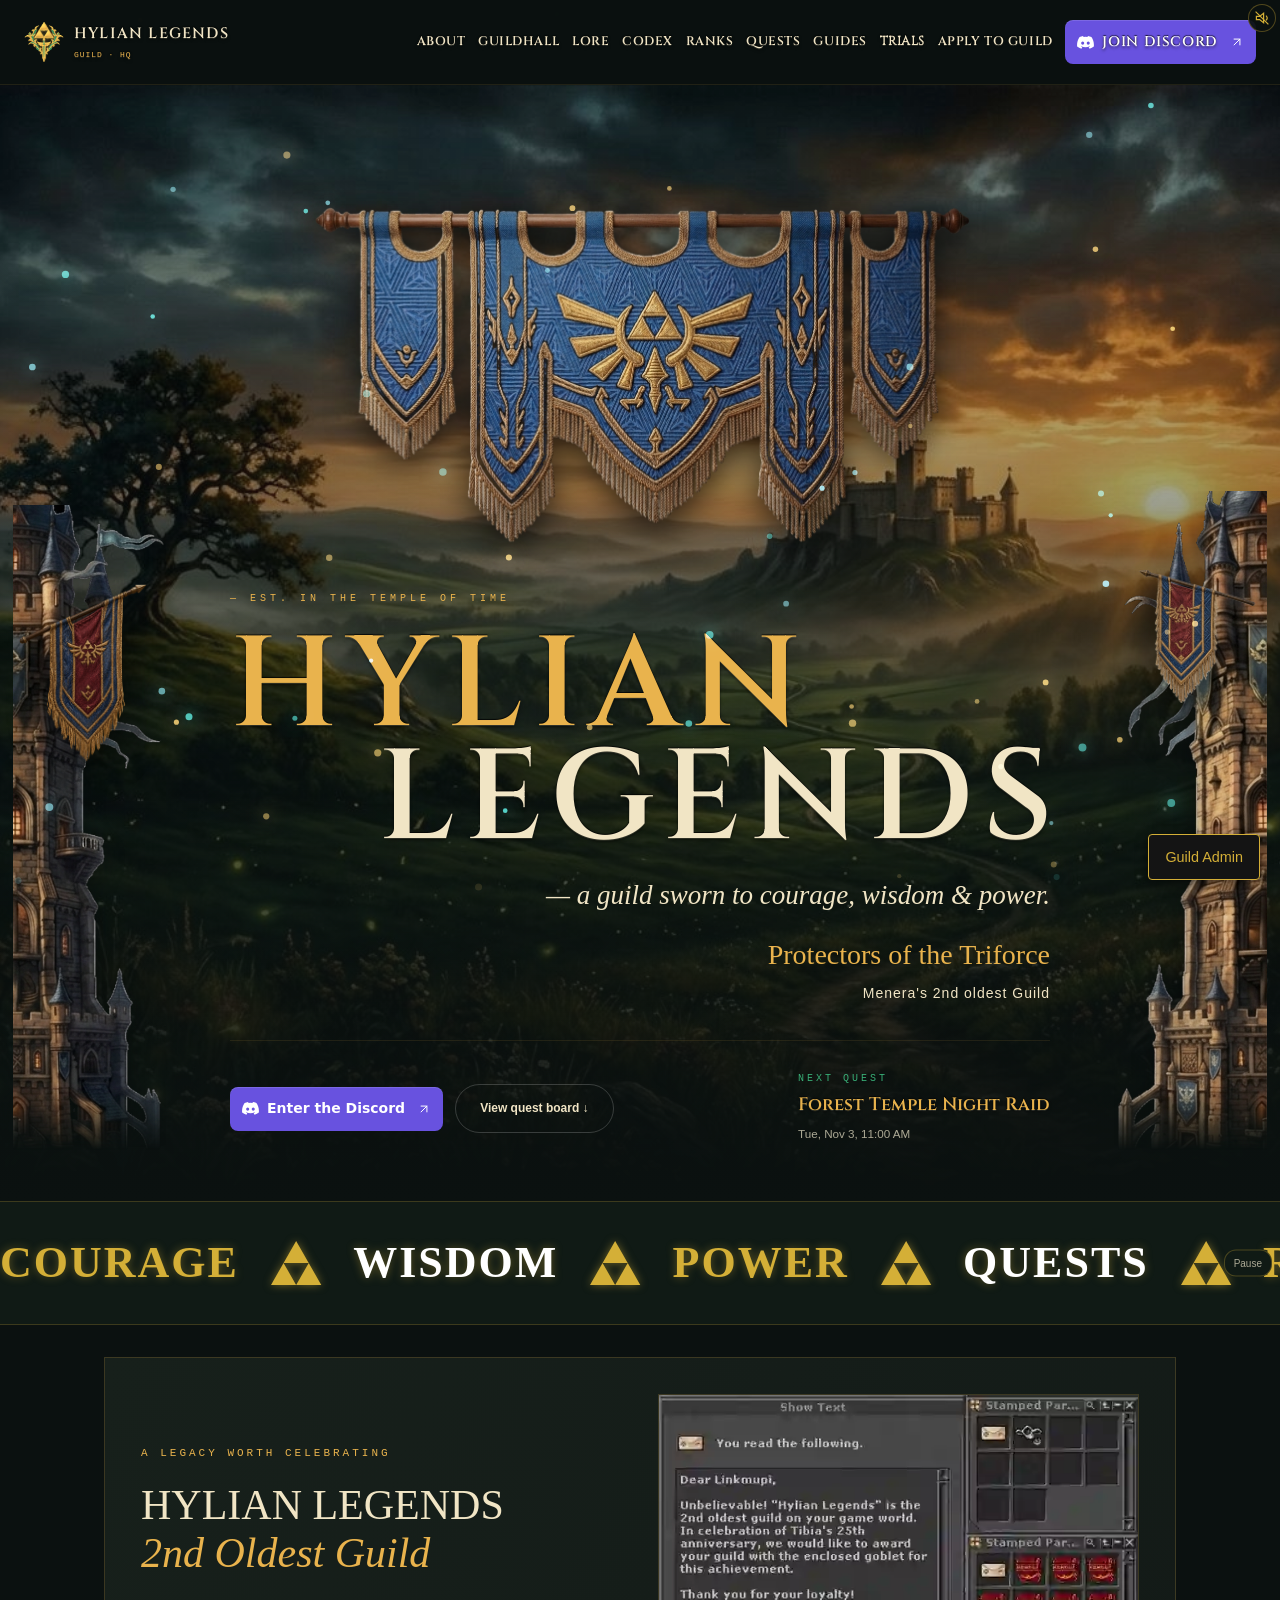
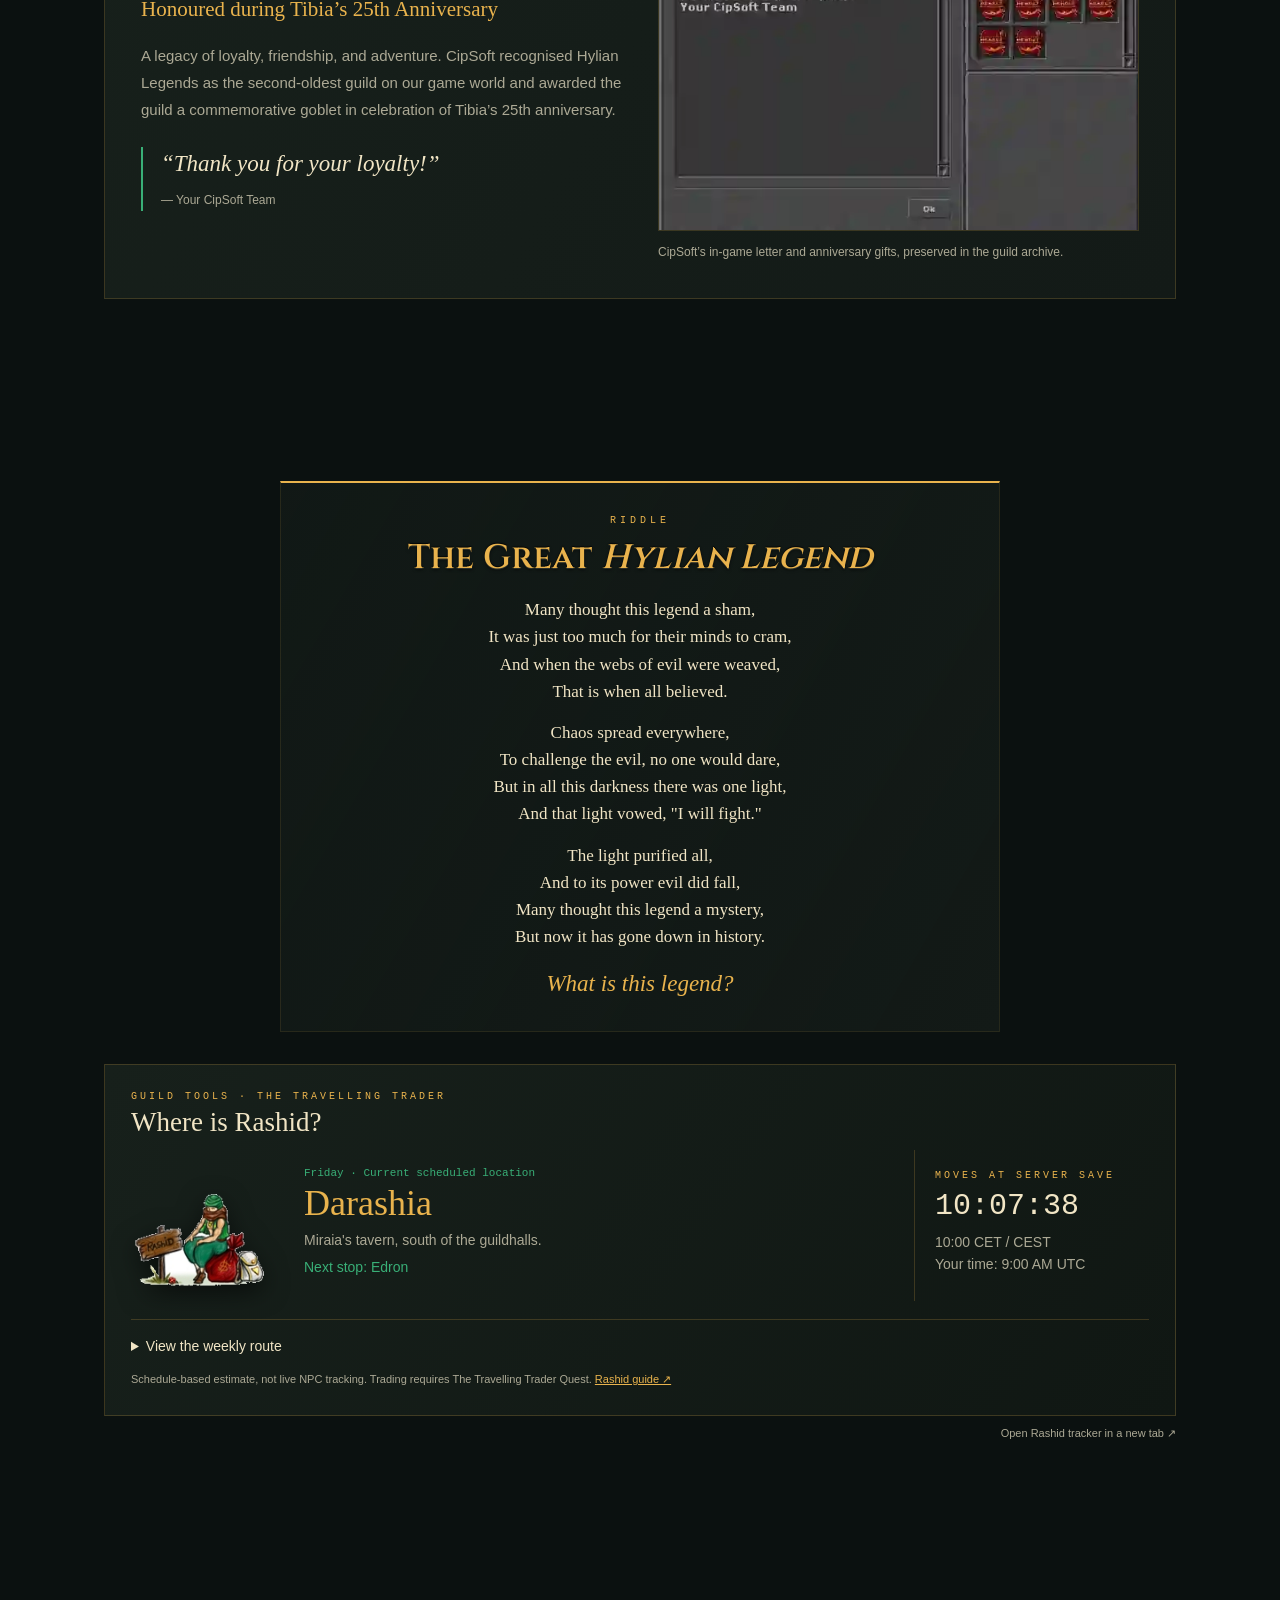
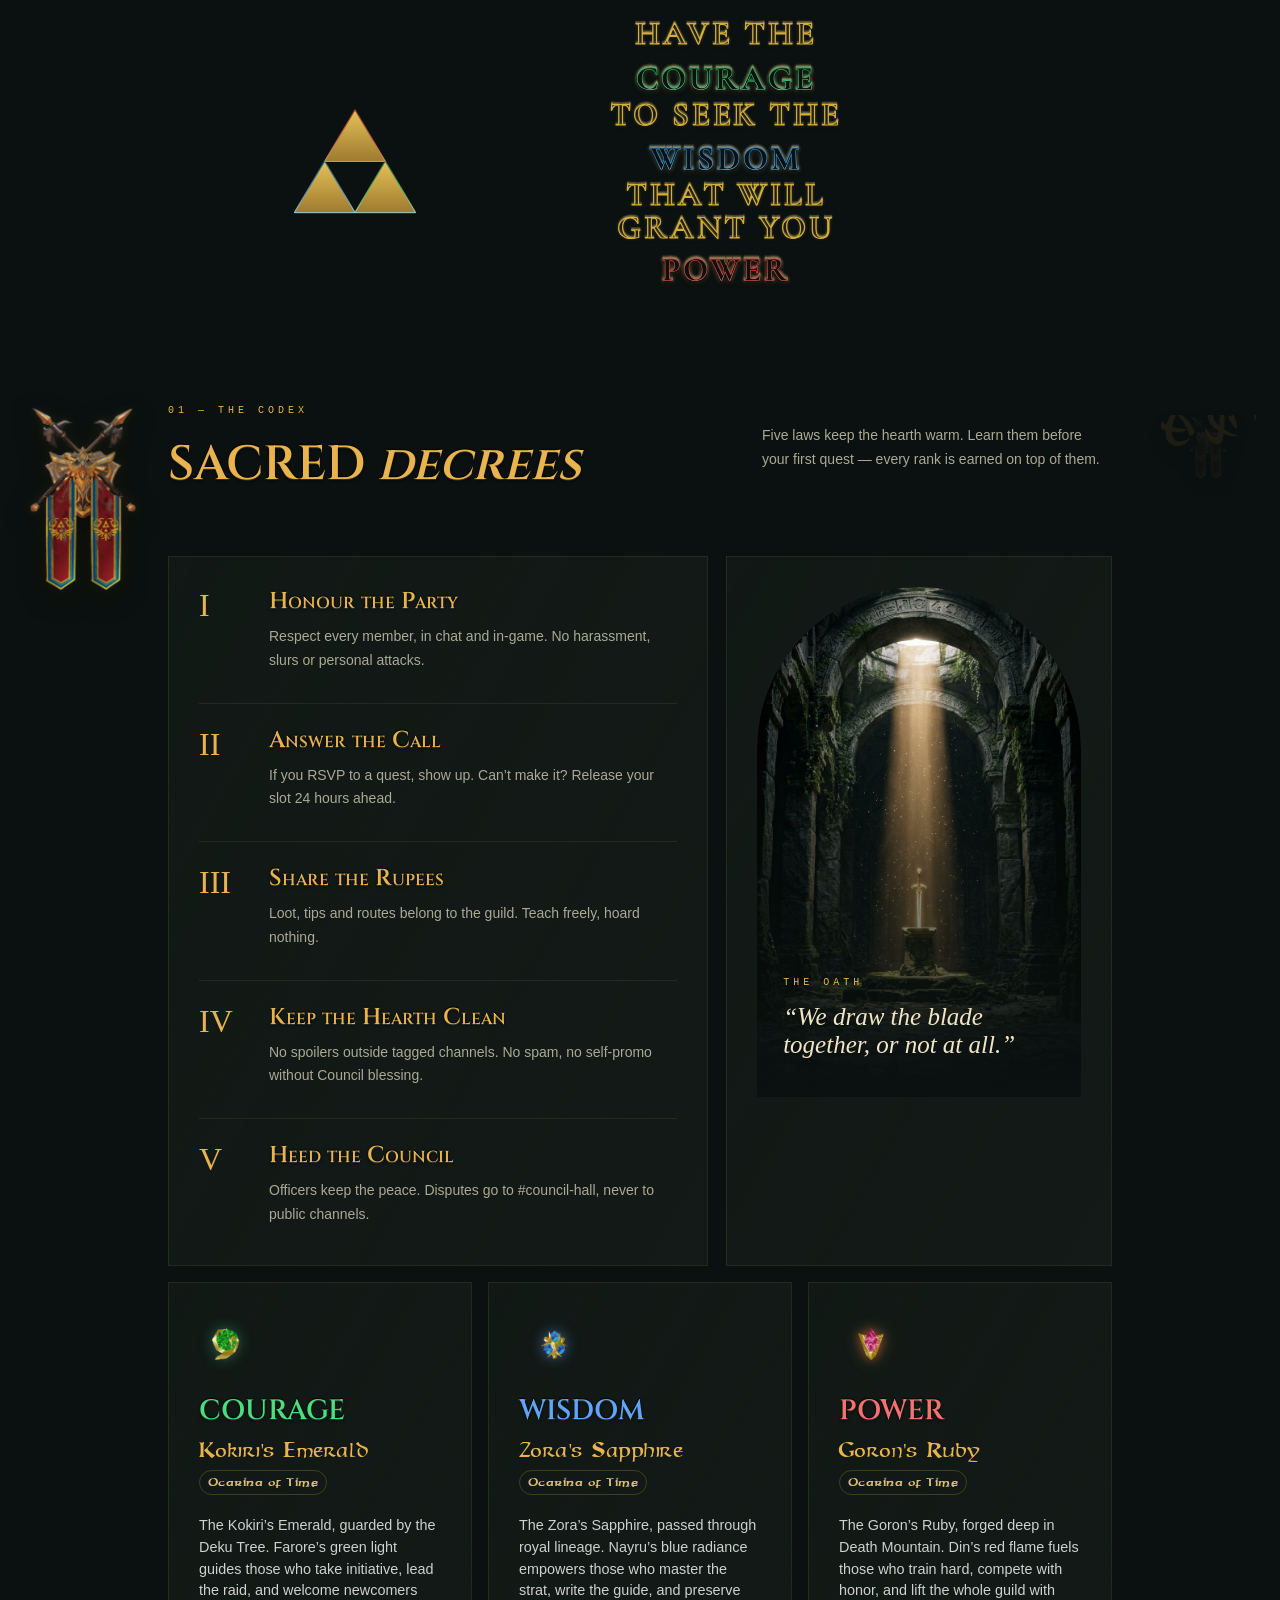
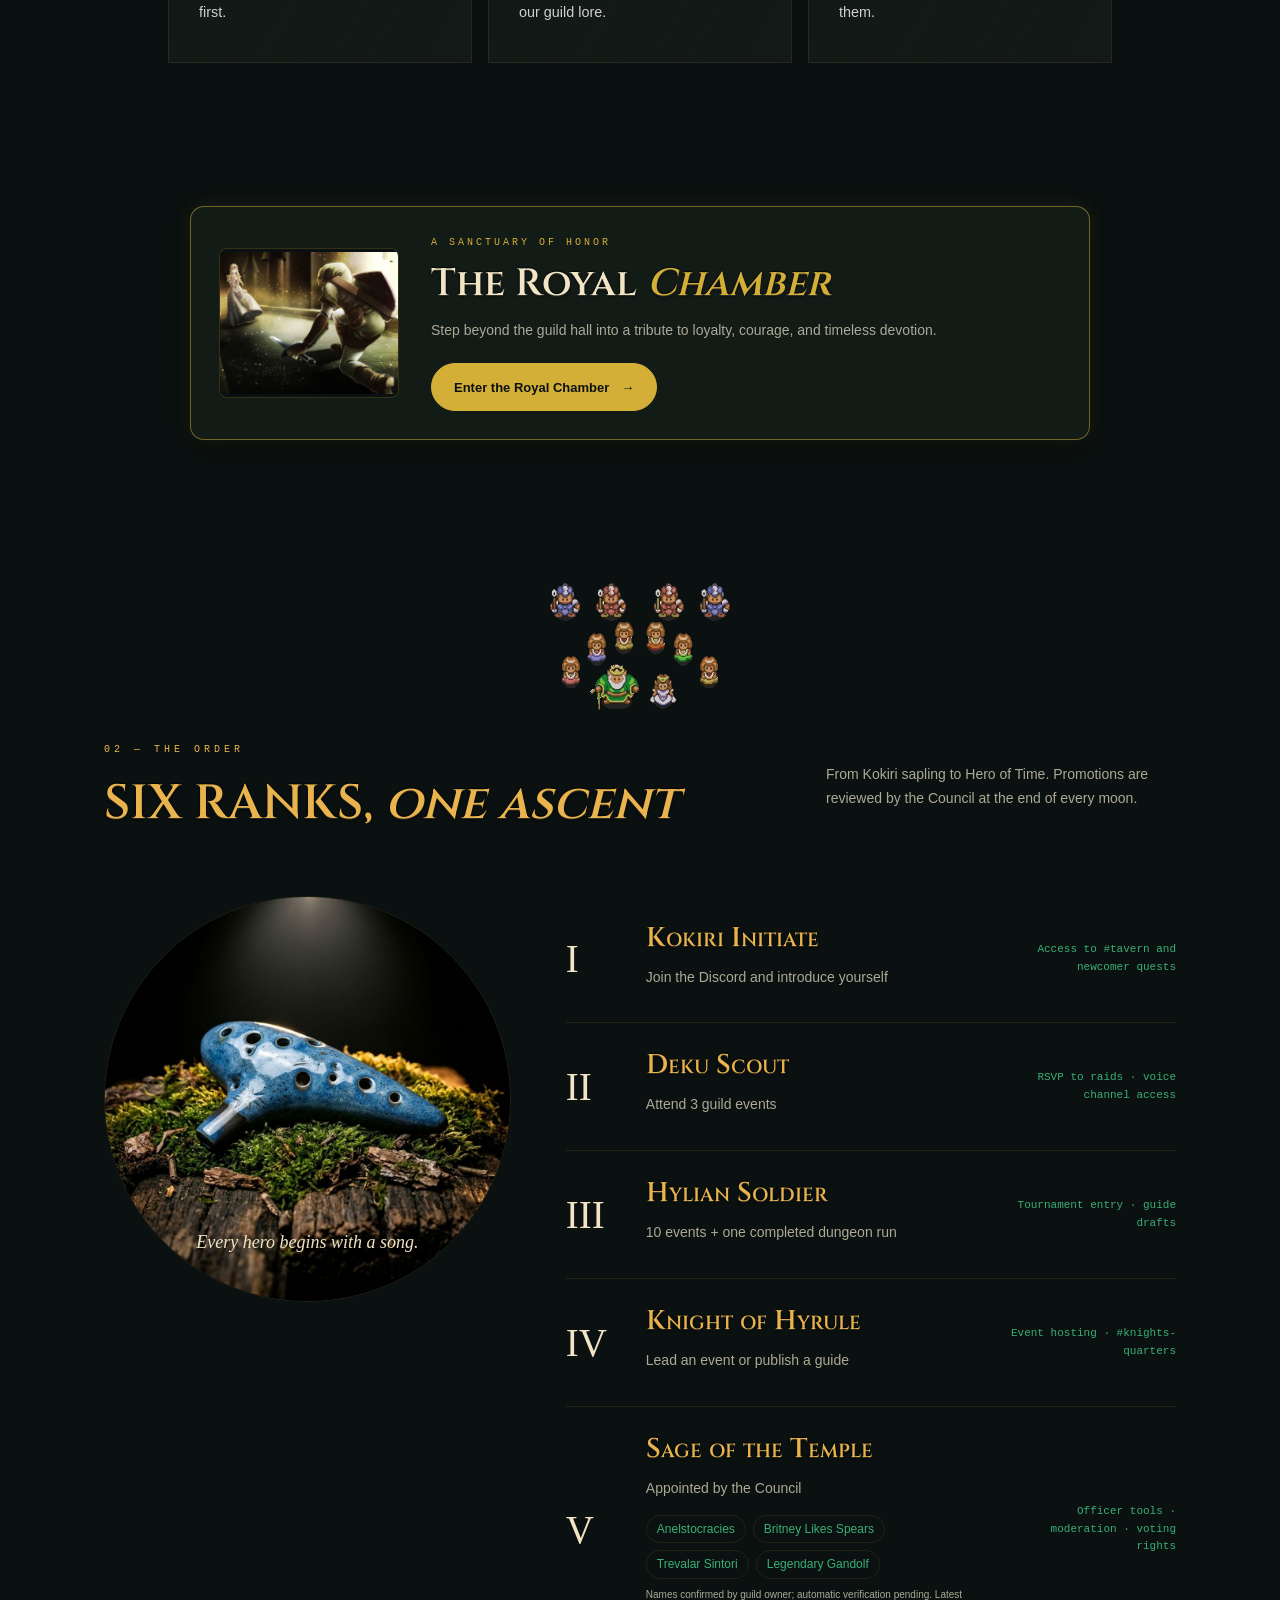
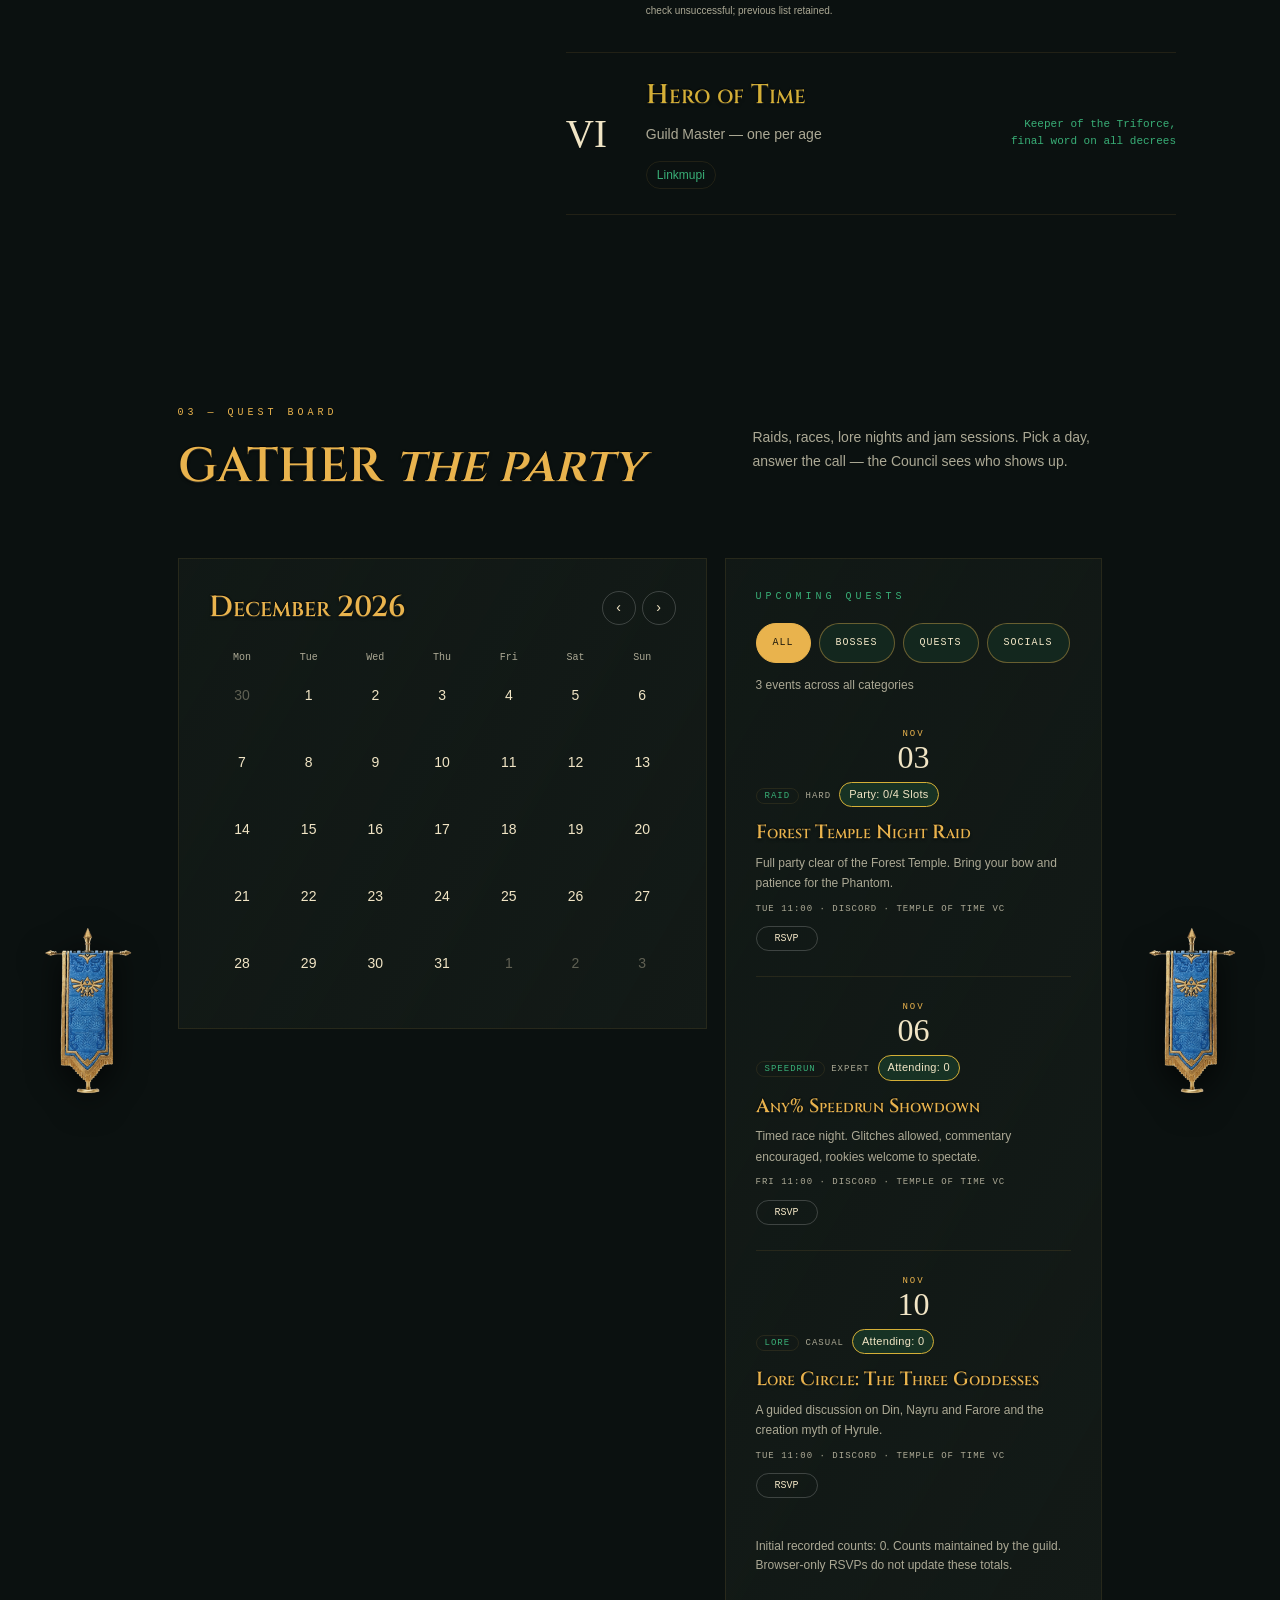
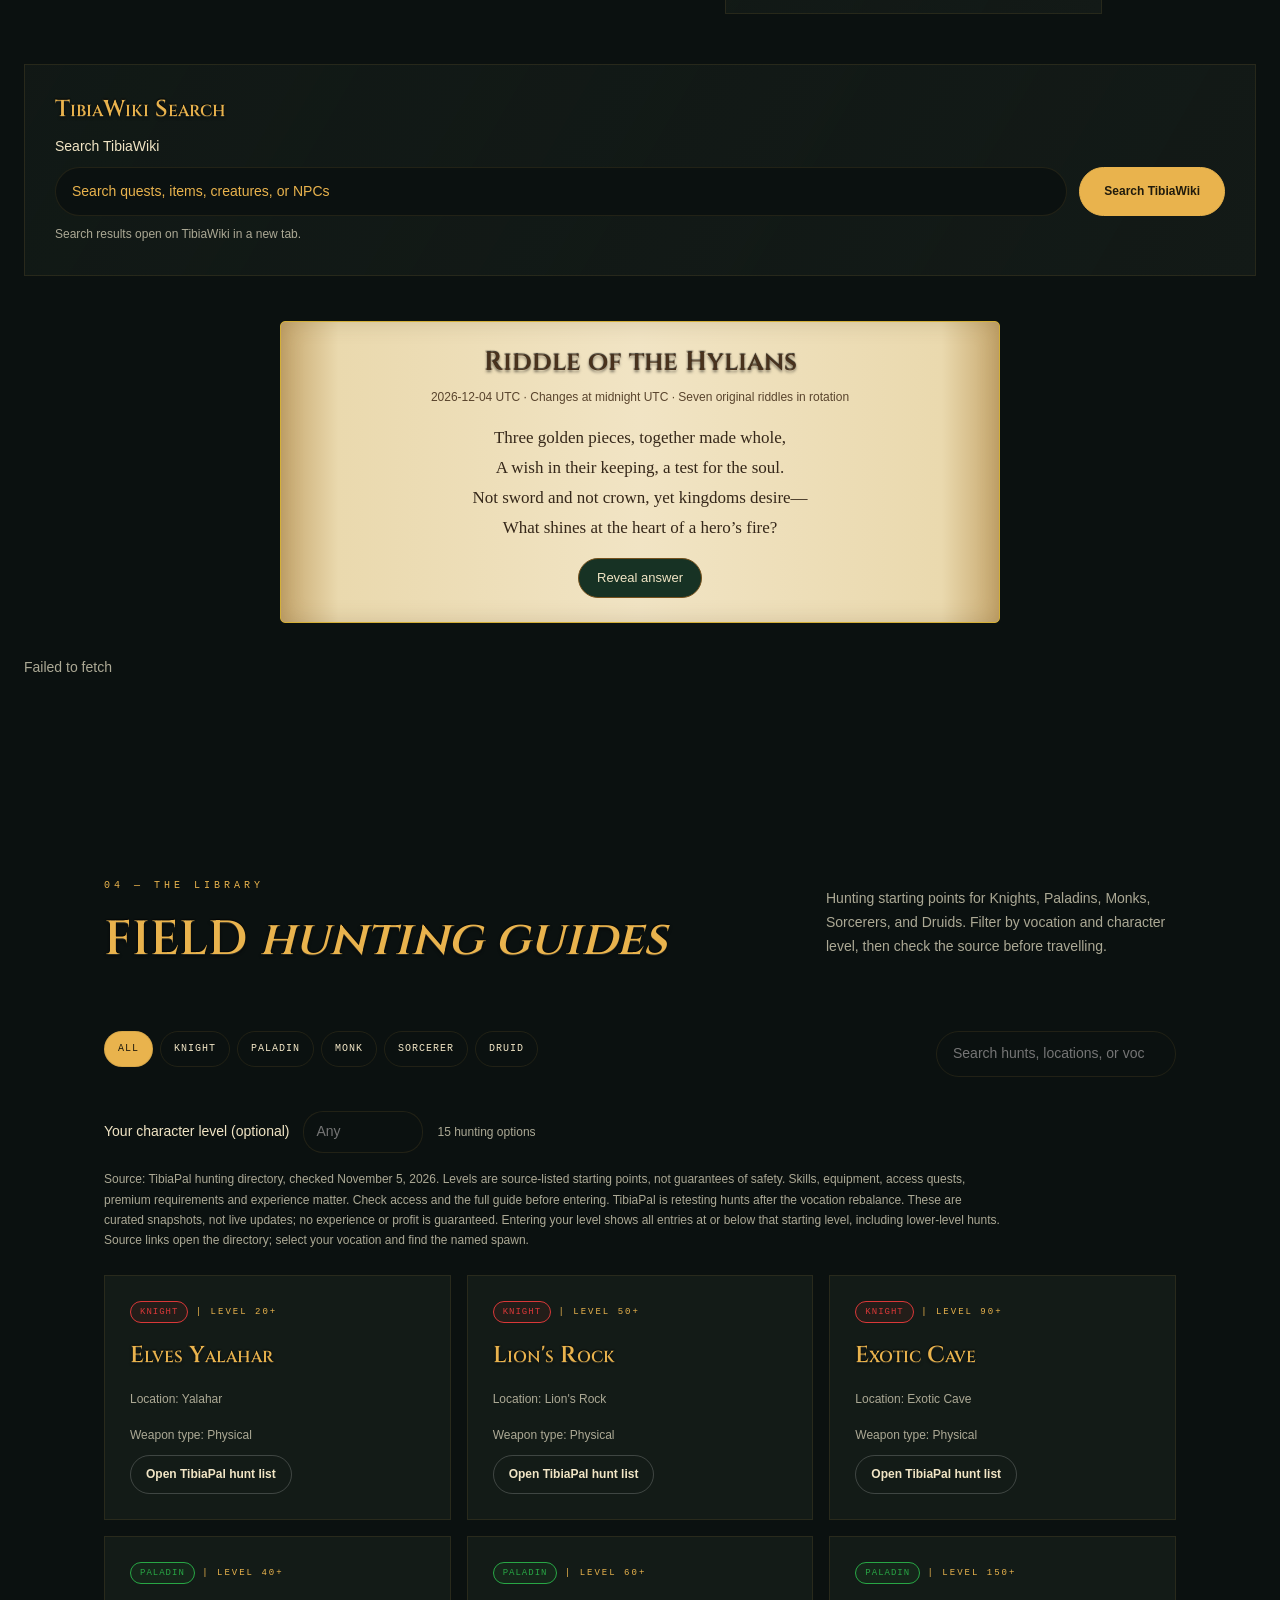
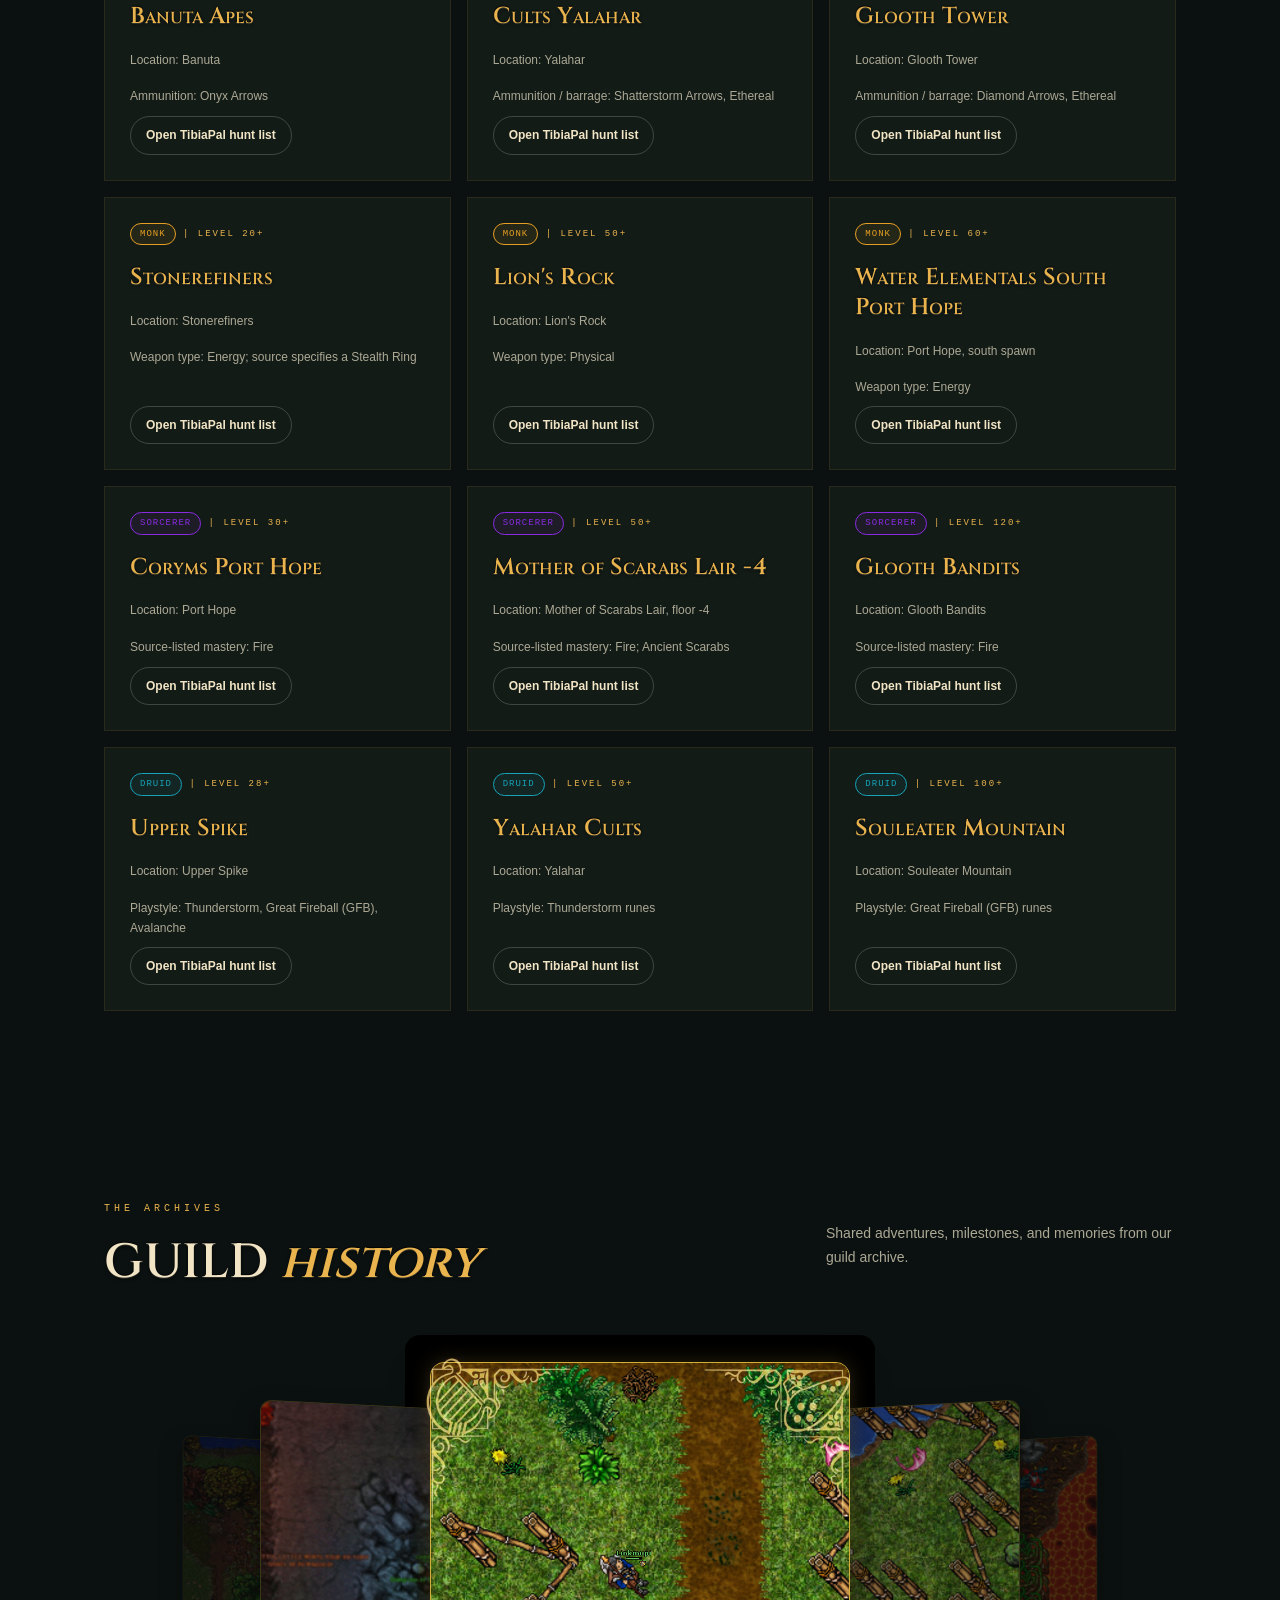
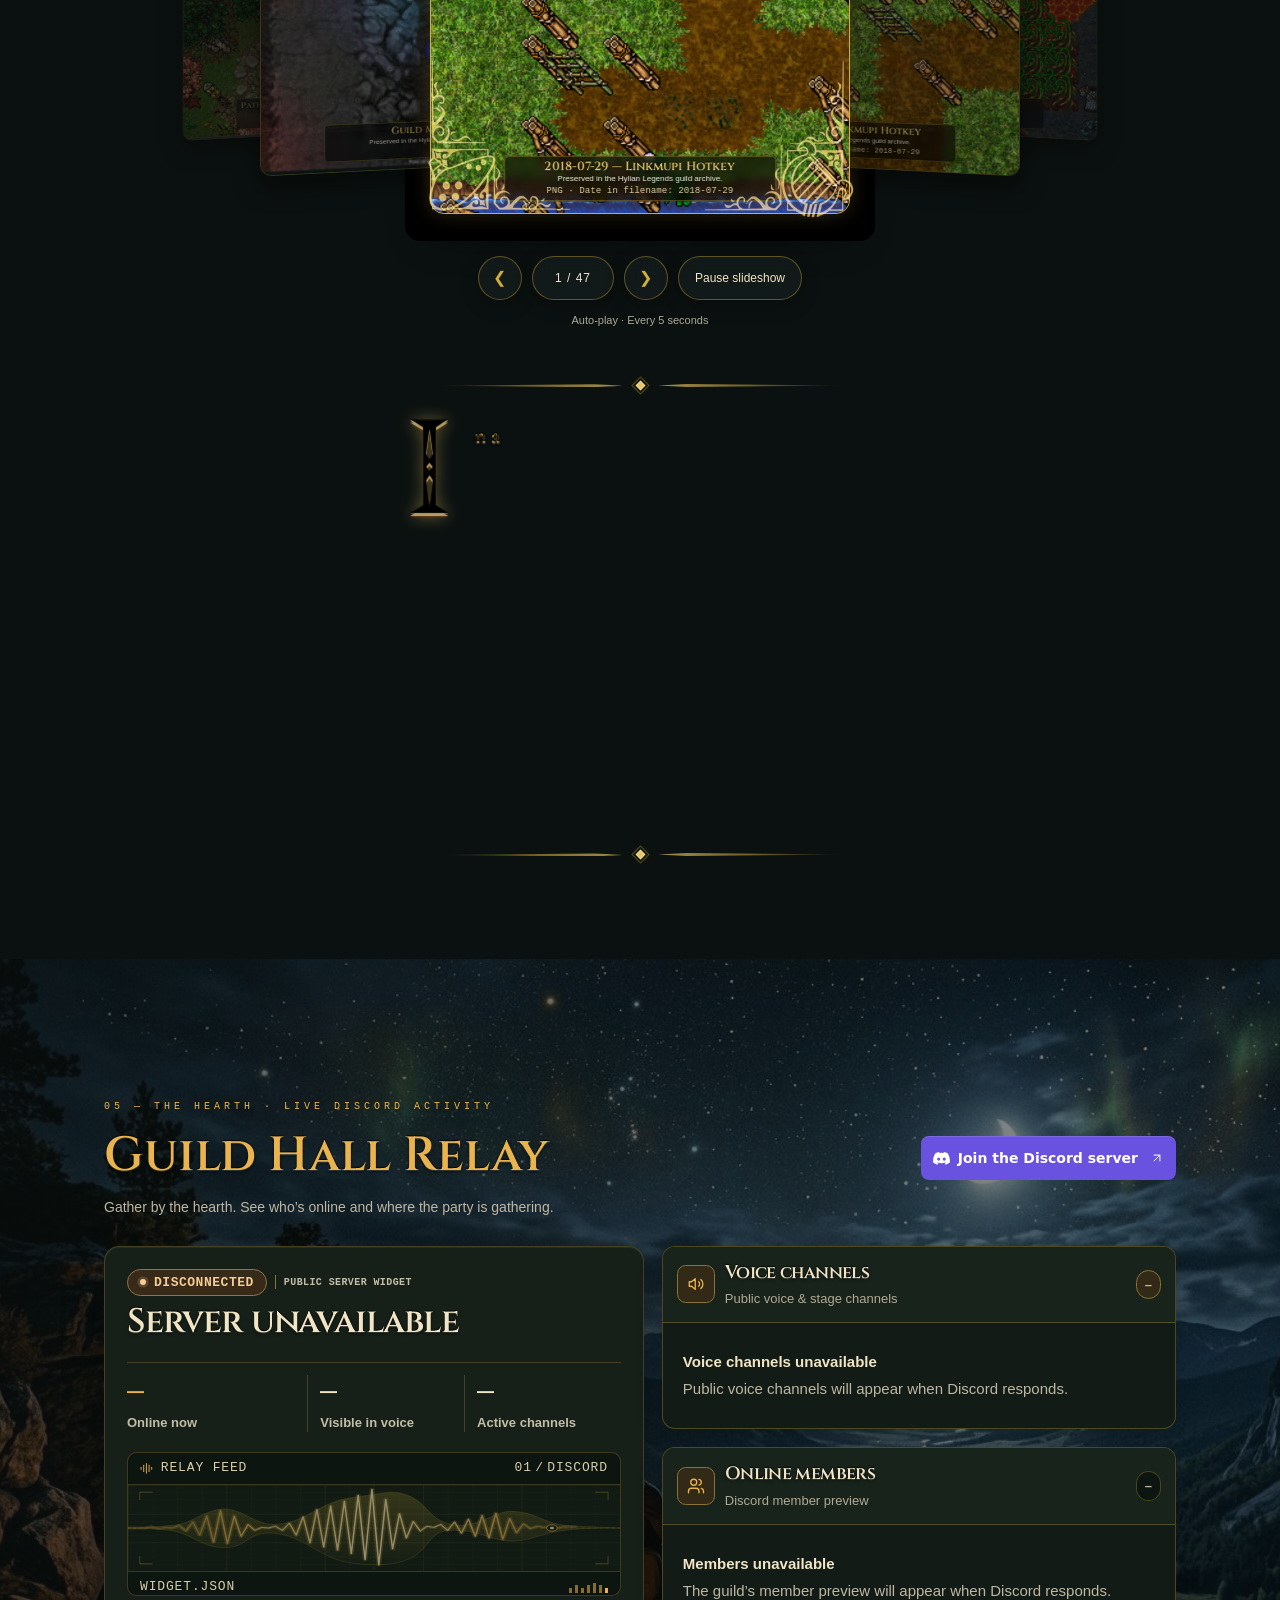
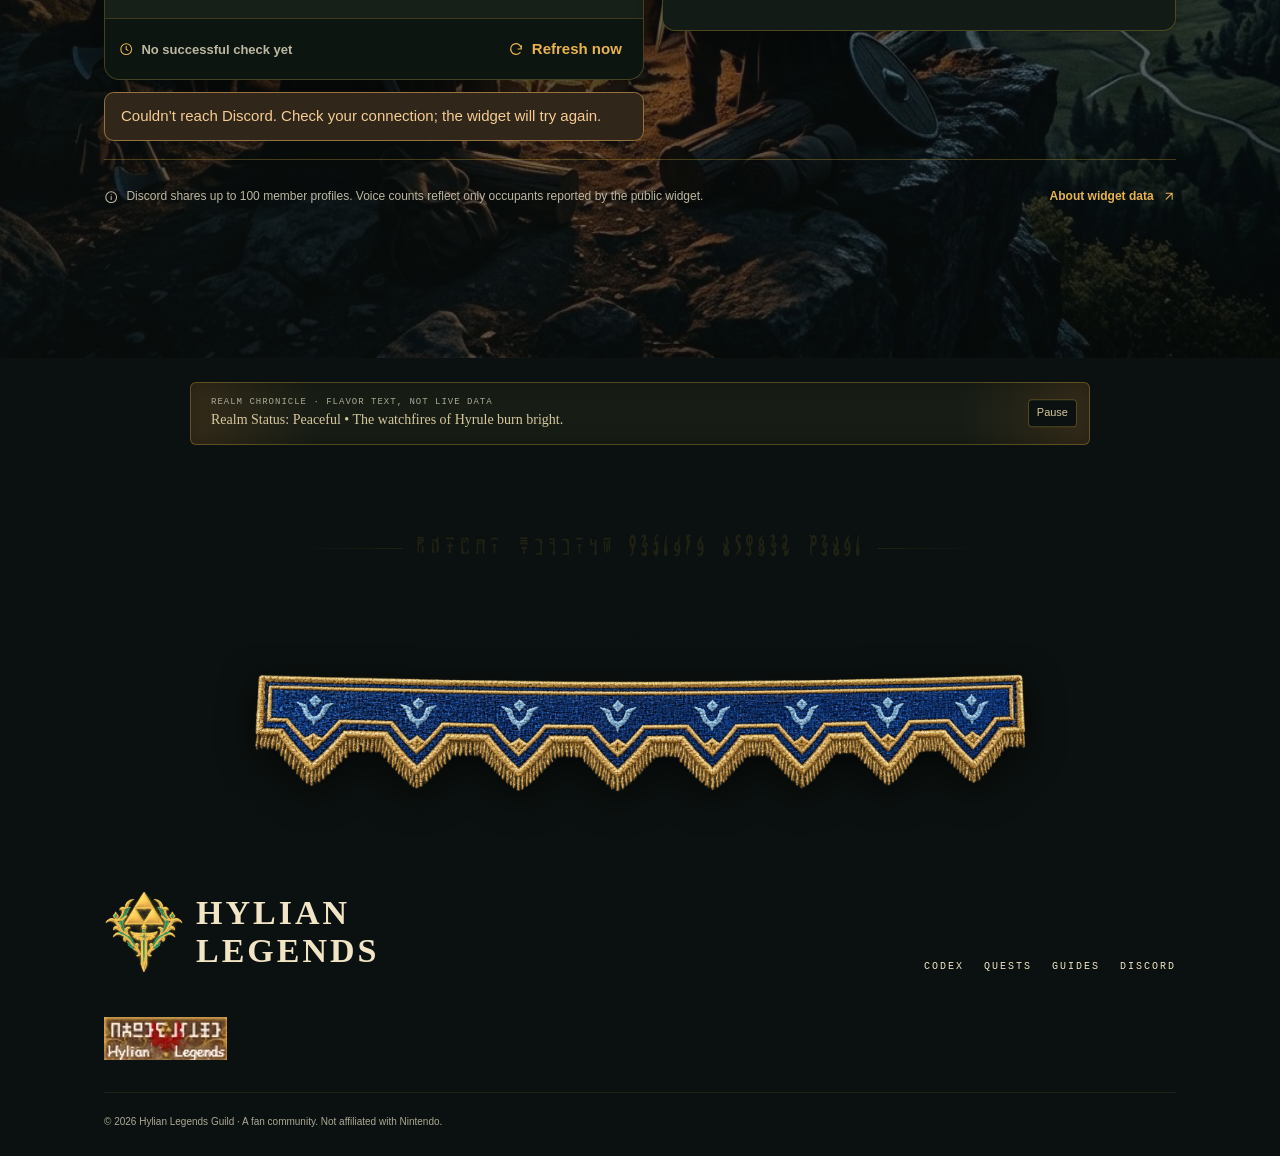
<file: index.html>
<!doctype html>
<html lang="en"><head><meta charset="utf-8"><meta name="viewport" content="width=device-width,initial-scale=1"><title>Hylian Legends · Guild HQ</title><link rel="icon" type="image/png" sizes="32x32" href="[data-uri]"><link rel="stylesheet" href="style.css?v=hylian-honor-1"><style>
:root{--bg:#0b1110;--panel:#131b17;--gold:#e9b34d;--cream:#f1e5c5;--muted:#aca995;--line:#8b71342e;--green:#39af77}*{box-sizing:border-box}html{scroll-behavior:smooth;scroll-padding-top:90px}body{margin:0;background:var(--bg);color:var(--cream);font:14px/1.7 Arial,sans-serif}a{color:inherit;text-decoration:none}button,input{font:inherit}button,a,input{outline-offset:5px}button{cursor:pointer}header{position:sticky;top:0;z-index:10;background:#0b1110f5;border-bottom:1px solid var(--line)}.wrap{max-width:1120px;margin:auto;padding:0 24px}.nav{height:76px;display:flex;align-items:center;justify-content:space-between;gap:24px}.brand{display:flex;gap:12px;align-items:center;font:bold 17px Georgia;letter-spacing:3px}.brand small{display:block;font:8px monospace;color:var(--gold);letter-spacing:4px;margin-top:5px}.mark{color:var(--gold);font-size:32px}.brand-logo{display:block;width:48px;height:48px;object-fit:contain;flex-shrink:0}footer .brand-logo{width:80px;height:80px}@media(max-width:760px){header .brand-logo{width:36px;height:36px}}nav{display:flex;align-items:center;gap:28px}nav>a:not(.button),.micro,.filters button,.meta{font:10px/1.6 monospace;letter-spacing:2px;text-transform:uppercase}.button{display:inline-flex;align-items:center;justify-content:center;gap:10px;background:var(--gold);border:1px solid var(--gold);border-radius:40px;padding:13px 24px;color:#211b0c;font-size:12px;font-weight:bold}.outline{background:transparent;color:var(--cream);border-color:#ffffff30}.hero{position:relative;min-height:850px;display:flex;align-items:end;padding:100px 0 55px;background:linear-gradient(0deg,var(--bg),#0b111030 85%),url('assets/hero.jpg') center/cover}.hero .wrap{width:100%;position:relative}.hero h1{font:bold clamp(65px,10vw,132px)/.88 Georgia;margin:24px 0;color:var(--gold);letter-spacing:-5px}.hero h1 span{display:block;color:var(--cream);margin-left:18%}.hero .tagline{font:italic 27px Georgia;text-align:right;margin:22px 0 40px}.hero-bottom{display:flex;justify-content:space-between;gap:24px;border-top:1px solid var(--line);padding-top:30px}.micro{color:var(--gold);letter-spacing:4px}.green{color:var(--green)}.hero-bottom .micro{letter-spacing:3px}.hero-bottom h3{margin:5px 0;font:18px Georgia}.hero-bottom small{color:var(--muted)}.actions{display:flex;align-items:center;gap:12px;flex-wrap:wrap}section{padding:95px 0;scroll-margin-top:0}h2{font:48px/1.15 Georgia;margin:18px 0 0}h2 em{color:var(--gold);font-weight:normal}h3{font:23px/1.3 Georgia;margin:16px 0 10px;font-variant:small-caps}p{color:var(--muted);margin:8px 0}.section-head{display:flex;justify-content:space-between;gap:40px;align-items:center;margin-bottom:64px}.section-head>p{max-width:350px}.panel{background:linear-gradient(120deg,#17201b88,#131a17);border:1px solid var(--line);padding:30px}.two{display:grid;grid-template-columns:1.4fr 1fr;gap:18px}.decree{display:grid;grid-template-columns:50px 1fr;gap:20px;padding:22px 0;border-bottom:1px solid var(--line)}.decree:first-child{padding-top:0}.decree:last-child{border:0;padding-bottom:0}.roman{font:32px Georgia;color:var(--gold)}.decree h3{margin:0 0 8px}.oath{background:linear-gradient(0deg,#0b1110,transparent 75%),url('assets/oath.jpg') center/cover;min-height:510px;border-radius:210px 210px 0 0;display:flex;flex-direction:column;justify-content:end;padding:26px}.oath blockquote{font:italic 25px Georgia;margin:12px 0}.virtues{display:grid;grid-template-columns:repeat(3,1fr);gap:16px;margin-top:16px}.virtues h3{font-size:28px;color:var(--accent)}.virtues .diamond{color:var(--accent);text-shadow:0 0 16px var(--accent)}.rank-layout{display:grid;grid-template-columns:.8fr 1.2fr;gap:55px}.ocarina{margin:0;align-self:start;position:relative}.ocarina img{width:100%;border-radius:50%;border:1px solid var(--line)}.ocarina figcaption{position:absolute;bottom:12%;width:100%;text-align:center;font:italic 18px Georgia}.rank{display:grid;grid-template-columns:60px 1fr 170px;gap:20px;align-items:center;padding:25px 0;border-bottom:1px solid var(--line)}.rank h3{margin:0 0 10px;font-size:27px}.rank .roman{color:var(--cream);font-size:39px}.rank small{color:var(--green);text-align:right;font:11px/1.6 monospace}.filters{display:flex;gap:7px;flex-wrap:wrap;margin-bottom:28px}.filters button{border:1px solid var(--line);border-radius:30px;color:var(--cream);background:transparent;padding:9px 13px;letter-spacing:1px}.filters button.active{background:var(--gold);color:#211b0c}.calendar-head{display:flex;justify-content:space-between;align-items:center}.calendar-head h3{font-size:29px;margin:0}.calendar-head button{border:1px solid #ffffff30;color:var(--cream);background:none;border-radius:50%;width:34px;height:34px;margin-left:6px}.calendar-grid{display:grid;grid-template-columns:repeat(7,1fr);text-align:center}.weekdays{margin-top:25px;color:var(--muted);font:10px monospace}.days>div{min-height:67px;display:grid;place-content:center}.days .dim{opacity:.35}.days .event-day{color:var(--green)}.event{display:grid;grid-template-columns:48px 1fr;gap:18px;padding:25px 0;border-bottom:1px solid var(--line)}.event:last-child{border:0}.date{text-align:center;font:32px Georgia}.date small{display:block;font:9px monospace;color:var(--gold);letter-spacing:2px}.event h3{font-size:19px;margin:7px 0}.event p{font-size:12px}.event .button{padding:6px 18px;font:10px monospace;margin-top:10px}.meta{font-size:9px;letter-spacing:1px;color:var(--muted)}.badge{color:var(--green);border:1px solid var(--line);padding:2px 8px;border-radius:20px}.guide-tools{display:flex;justify-content:space-between;gap:20px;align-items:start}.guide-tools input{background:transparent;border:1px solid var(--line);border-radius:30px;padding:10px 16px;color:var(--cream);width:240px}.guides{display:grid;grid-template-columns:2fr 1fr;gap:16px}.guide{display:flex;flex-direction:column;align-items:start;text-align:left;color:var(--cream);min-height:220px;border:1px solid var(--line);background:var(--panel);padding:25px;width:100%}.guide .micro{font-size:9px;letter-spacing:2px}.guide h3{margin-top:auto;padding-top:35px}.guide p{font-size:12px}.guide .meta{margin-top:12px}.guide.featured{grid-row:span 2;background:linear-gradient(0deg,#0b1110 4%,#0b111011),url('assets/camp.jpg') center/cover;min-height:460px}.guide.featured h3{font-size:39px}.guide.wide{grid-column:1/-1}.empty{color:var(--muted)}.hearth{background:linear-gradient(90deg,#0b1110aa,#0b11107a),url('assets/camp.jpg') center/cover;padding:140px 0}.hearth .two{align-items:center;gap:90px}.hearth h2{font-size:68px}.hearth h2 em{display:block;margin-top:10px}.hearth p{color:var(--cream);margin:30px 0}.channels{background:#0b1110e8}.channels ul{list-style:none;padding:0;margin:15px 0 0}.channels li{padding:10px 0}.channels li:before{content:'#';color:var(--green);margin-right:12px}footer{padding:65px 0 25px}footer .brand{font-size:34px}footer .top{display:flex;justify-content:space-between;align-items:end;gap:30px;margin-bottom:45px}footer .links{display:flex;gap:20px;flex-wrap:wrap;font:10px monospace;letter-spacing:2px}footer .copyright{border-top:1px solid var(--line);padding-top:20px;font-size:10px;color:var(--muted)}dialog{background:var(--panel);color:var(--cream);border:1px solid var(--gold);max-width:550px;padding:32px;width:90%}dialog::backdrop{background:#000b}dialog button{float:right}.notice{font-size:12px;color:var(--muted)}[hidden]{display:none!important}a:hover,button:hover{filter:brightness(1.15)}@media(max-width:760px){nav{gap:13px;flex-wrap:wrap;justify-content:end}nav>a:not(.button){font-size:9px;letter-spacing:1px}nav .button{display:none}.brand{font-size:12px;letter-spacing:1px}.nav{height:80px;gap:12px}.hero{min-height:670px}.hero h1{letter-spacing:-3px}.hero .tagline{font-size:20px}.hero-bottom,.section-head,footer .top{flex-direction:column;align-items:start}.two,.rank-layout,.hearth .two{grid-template-columns:1fr;gap:25px}.section-head{gap:15px;margin-bottom:35px}h2{font-size:37px}section{padding:65px 0}.virtues{grid-template-columns:1fr}.ocarina{max-width:340px;margin:auto}.rank{grid-template-columns:40px 1fr;gap:12px}.rank small{grid-column:2;text-align:left}.rank h3{font-size:23px}.guides{grid-template-columns:1fr}.guide.featured{grid-row:auto}.guide-tools{flex-direction:column;margin-bottom:25px}.guide-tools .filters{margin:0}.guide-tools input{width:100%}.hearth h2{font-size:48px}.hearth{padding:75px 0}.days>div{min-height:48px}.panel{padding:22px}.wrap{padding:0 20px}}@media(prefers-reduced-motion:reduce){html{scroll-behavior:auto}}
/* Guild Memories: featured stage and thumbnail selection rail */
#guild-memories{--hylian-gold:#d4af37;--hylian-dark-bg:#121214;--hylian-card-bg:#1a1a1e;min-width:0;padding:48px 24px;background:var(--hylian-dark-bg);color:#fff;font-family:'Cinzel',Georgia,serif}
#guild-memories,#guild-memories *,#guild-memories *::before,#guild-memories *::after{box-sizing:border-box}
#guild-memories>h2{margin:0 0 24px;color:var(--hylian-gold);font-family:inherit;text-align:center}
#guild-memories .carousel-main-display{width:100%;max-width:900px;margin:0 auto 20px;overflow:hidden;border:3px solid var(--hylian-gold);border-radius:10px;background:var(--hylian-card-bg);box-shadow:0 8px 28px rgba(212,175,55,.16)}
#guild-memories .carousel-viewport{position:relative;isolation:isolate}
#guild-memories .carousel-image-stage{height:clamp(340px,48vw,500px);background:var(--hylian-card-bg)}
#guild-memories #main-carousel-img{display:block;width:100%;max-width:100%;height:100%;margin:0;object-fit:cover}
#guild-memories #main-carousel-img.is-emblem{object-fit:contain;padding:24px 24px 150px}
#guild-memories .carousel-caption-box{position:absolute;inset:auto 0 0;z-index:1;padding:64px 28px 24px;background:linear-gradient(to bottom,transparent,rgba(10,10,12,.9) 45%,rgba(10,10,12,.98));overflow-wrap:break-word;pointer-events:none}
#guild-memories .carousel-caption-box h3{margin:0 0 8px;color:var(--hylian-gold);font-family:inherit;font-size:clamp(23px,3vw,34px);font-variant:normal;line-height:1.2}
#guild-memories .carousel-caption-box p{max-width:650px;margin:0;color:#eee;font:15px/1.6 Arial,sans-serif}
#guild-memories .memory-thumbnail-navigation{display:grid;grid-template-columns:44px minmax(0,1fr) 44px;align-items:center;gap:12px;max-width:900px;margin:0 auto}
#guild-memories .thumbnail-strip{display:flex;gap:14px;width:100%;min-width:0;max-width:none;margin:0;padding:10px 6px 14px;overflow-x:auto;scroll-padding-inline:6px;scroll-snap-type:x proximity;scrollbar-width:thin;scrollbar-color:var(--hylian-gold) var(--hylian-dark-bg)}
#guild-memories .thumbnail-strip::-webkit-scrollbar{height:6px}
#guild-memories .thumbnail-strip::-webkit-scrollbar-thumb{border-radius:3px;background:var(--hylian-gold)}
#guild-memories .thumb-card{display:flex;flex:0 0 170px;flex-direction:column;width:170px;height:auto;margin:0;padding:0;overflow:hidden;scroll-snap-align:start;border:2px solid #ffffff24;border-radius:7px;background:var(--hylian-card-bg);color:#ddd;text-align:left;cursor:pointer;opacity:.7;transform:none;transition:border-color .2s,opacity .2s}
#guild-memories .thumb-card img{display:block;width:100%;height:96px;margin:0;padding:0;object-fit:cover}
#guild-memories .thumb-card.is-emblem img{padding:10px;object-fit:contain}
#guild-memories .thumb-card span{display:block;width:100%;padding:9px 10px;font:12px/1.4 Arial,sans-serif}
#guild-memories .thumb-card:hover,#guild-memories .thumb-card:focus-visible{opacity:1}
#guild-memories .thumb-card.active-thumb{border-color:var(--hylian-gold);color:var(--hylian-gold);opacity:1;transform:none;box-shadow:0 0 12px rgba(212,175,55,.15)}
#guild-memories .memory-strip-arrow{position:static;display:grid;place-items:center;width:44px;height:44px;margin:0;padding:0;border:1px solid var(--hylian-gold);border-radius:50%;background:var(--hylian-card-bg);color:var(--hylian-gold);font:18px/1 Arial,sans-serif;cursor:pointer;transition:background .2s,color .2s}
#guild-memories .memory-strip-arrow:hover{background:var(--hylian-gold);color:#121214}
#guild-memories button:focus-visible{outline:3px solid var(--hylian-gold);outline-offset:3px}
#guild-memories .memory-announcement{position:absolute;width:1px;height:1px;margin:-1px;padding:0;overflow:hidden;clip-path:inset(50%);white-space:nowrap;border:0}
@media(max-width:600px){#guild-memories{padding:36px 16px}#guild-memories .carousel-image-stage{height:340px}#guild-memories .carousel-caption-box{padding:56px 18px 20px}#guild-memories .memory-thumbnail-navigation{grid-template-columns:44px minmax(0,1fr) 44px;gap:6px}#guild-memories .thumb-card{flex-basis:140px;width:140px}#guild-memories .thumb-card img{height:80px}}
@media(prefers-reduced-motion:reduce){#guild-memories .thumb-card,#guild-memories .memory-strip-arrow{transition:none}#guild-memories .thumbnail-strip{scroll-snap-type:none}}
</style><script src="assets/sage-roster.js" defer></script><style id="royal-gateway-styles">
#royal-chamber-gateway{--gateway-gold:#d4af37;padding:48px 0;background:#0b1110}
#royal-chamber-gateway .royal-gateway-card{display:grid;grid-template-columns:180px minmax(0,1fr);align-items:center;gap:32px;max-width:900px;margin:auto;padding:28px;border:1px solid #d4af3780;border-radius:14px;background:#131b17;box-shadow:0 10px 32px #0005,0 0 20px #d4af371a;transition:box-shadow .3s ease,border-color .3s ease}
#royal-chamber-gateway .royal-gateway-card:hover,#royal-chamber-gateway .royal-gateway-card:focus-within{border-color:var(--gateway-gold);box-shadow:0 12px 36px #0007,0 0 28px #d4af3733}
#royal-chamber-gateway .royal-gateway-preview{display:block;width:180px;height:150px;max-width:100%;object-fit:contain;background:#0b1110;border:1px solid #d4af3733;border-radius:8px}
#royal-chamber-gateway .micro{color:var(--gateway-gold);letter-spacing:3px}
#royal-chamber-gateway h2{margin:10px 0 12px;color:#f1e5c5;font:clamp(28px,4vw,38px)/1.2 Georgia,serif}
#royal-chamber-gateway h2 em{color:var(--gateway-gold)}
#royal-chamber-gateway p{margin:0 0 20px;color:#aca995;font:14px/1.8 Arial,sans-serif}
#royal-chamber-gateway .royal-gateway-enter{display:inline-flex;align-items:center;justify-content:center;gap:12px;min-height:48px;padding:12px 22px;border:1px solid var(--gateway-gold);border-radius:30px;background:var(--gateway-gold);color:#0b1110;font:700 13px/1.5 Arial,sans-serif;text-decoration:none}
#royal-chamber-gateway .royal-gateway-enter:focus-visible{outline:3px solid #f1e5c5;outline-offset:5px}
@media(max-width:640px){#royal-chamber-gateway .royal-gateway-card{grid-template-columns:minmax(0,1fr);gap:20px;padding:24px}#royal-chamber-gateway .royal-gateway-preview{width:100%;height:140px}#royal-chamber-gateway .royal-gateway-enter{width:100%}}
@media(prefers-reduced-motion:reduce){#royal-chamber-gateway .royal-gateway-card{transition:none}}
</style><style id="trials-navigation-font">@font-face{font-family:HylianTrialsNav;src:url("assets/fonts/Cinzel-Regular.ttf") format("truetype");font-display:swap}body header nav a.trials-nav-link{font-family:HylianTrialsNav,serif!important;text-transform:uppercase}</style><link rel="stylesheet" href="assets/triforce-carve.css">
<script src="assets/triforce-carve.js" defer></script>
<style id="royal-tapestry-styles">
.hero .royal-tapestry {
  max-width: 680px;
  width: 90%;
  height: auto;
  display: block;
  margin: 0 auto 1.5rem auto;
  filter: drop-shadow(0 8px 16px rgba(0, 0, 0, 0.75));
}
</style>
<link rel="stylesheet" href="assets/vertical-banners.css">
<link rel="stylesheet" href="assets/atmosphere.css">
<script src="assets/atmosphere.js" defer></script>
<link rel="stylesheet" href="assets/guild-hall-relay/relay.css?v=1">
<script type="module" src="assets/guild-hall-relay/app.js?v=1"></script>
<style id="hylian-hero-tower-styles">
.guild-home #home.hero{isolation:isolate}
.guild-home #home.hero>.hero-castle-towers{position:absolute;inset:0;z-index:0;display:none;overflow:hidden;pointer-events:none;user-select:none}
.guild-home #home.hero>.wrap{position:relative;z-index:1}
.guild-home #home.hero>.hero-castle-towers>.hero-castle-tower{position:absolute;bottom:clamp(20px,4vw,56px);display:block;width:clamp(110px,12vw,210px);height:auto;max-width:none;max-height:72%;margin:0;padding:0;border:0;border-radius:0;background:transparent;object-fit:contain;opacity:.94;filter:drop-shadow(0 8px 12px rgba(0,0,0,.28));-webkit-mask-image:linear-gradient(to top,transparent 0%,#000 10%,#000 100%);mask-image:linear-gradient(to top,transparent 0%,#000 10%,#000 100%);pointer-events:none;user-select:none}
.guild-home #home.hero>.hero-castle-towers>.hero-castle-tower-left{left:clamp(6px,1vw,20px);object-position:left bottom}
.guild-home #home.hero>.hero-castle-towers>.hero-castle-tower-right{right:clamp(6px,1vw,20px);object-position:right bottom}
@media(min-width:1200px){.guild-home #home.hero>.hero-castle-towers{display:block}}
</style>
<style id="hylian-hero-flag-alignment-styles">
@media(min-width:1200px){
.guild-home #home.hero>#hylian-home-banner-left{top:clamp(calc(clamp(30px,10vw,140px) + 24px),calc(100% - clamp(20px,4vw,56px) - min(63.36%,calc(clamp(110px,12vw,210px) * 3.6931147541)) - (clamp(225px,30vw,450px) - min(clamp(225px,30vw,450px),calc(clamp(75px,10vw,150px) * 1.40775780511))) / 2),calc(100% - clamp(225px,30vw,450px) - 48px))}
.guild-home #home.hero>#hylian-home-banner-right{top:clamp(calc(clamp(30px,10vw,140px) + 24px),calc(100% - clamp(20px,4vw,56px) - min(63.36%,calc(clamp(110px,12vw,210px) * 3.7756424581)) - (clamp(225px,30vw,450px) - min(clamp(225px,30vw,450px),calc(clamp(75px,10vw,150px) * 1.04351851852))) / 2),calc(100% - clamp(225px,30vw,450px) - 48px))}
}
</style>
<style id="hylian-hero-flag-seam-styles">
@media(min-width:1200px){
.guild-home #home.hero>#hylian-home-banner-left{left:calc(clamp(24px,3vw,48px) - clamp(18px,1.5vw,24px));z-index:2}
.guild-home #home.hero>#hylian-home-banner-right{right:calc(clamp(24px,3vw,48px) - clamp(18px,1.5vw,24px));z-index:2}
}
</style>
</head><body class="guild-home">
<header><div class="wrap nav"><a class="brand" href="#home"><img class="brand-logo" src="assets/logo.png" alt="" width="48" height="48"><span>HYLIAN LEGENDS<small>GUILD · HQ</small></span></a><nav aria-label="Main navigation"><a id="about-link" href="about.html">About</a><a id="guildhall-link" href="guildhall.html">Guildhall</a><a id="lore-link" href="lore.html">Lore</a><a href="#codex">Codex</a><a href="#ranks">Ranks</a><a href="#quests">Quests</a><a href="#guides">Guides</a><a class="trials-nav-link" href="trials.html">TRIALS</a><a id="apply-to-guild" href="https://www.tibia.com/community/?subtopic=guilds&amp;page=view&amp;GuildName=Hylian+Legends&amp;character=Linkmupi&amp;action=characters">Apply to guild</a><a href="https://discord.gg/B7ax89XtBp"
  rel="noopener noreferrer"
  style="display:inline-flex;align-items:center;gap:8px;max-width:100%;min-height:44px;padding:8px 12px;box-sizing:border-box;border-radius:8px;background:#6852df;color:#fff;font:650 14px/1.2 system-ui,sans-serif;text-decoration:none;text-align:left;box-shadow:inset 0 1px 0 #ffffff21">
  <svg width="17" height="17" style="flex:none" viewBox="0 0 24 24" aria-hidden="true"><path fill="currentColor" d="M20.32 4.37a19.8 19.8 0 0 0-4.89-1.52c-.21.38-.46.89-.63 1.29a18.2 18.2 0 0 0-5.59 0c-.17-.4-.42-.91-.64-1.29a19.7 19.7 0 0 0-4.89 1.52C.59 8.93-.25 13.37.17 17.74a19.9 19.9 0 0 0 6 3.04c.48-.65.91-1.34 1.28-2.06-.7-.26-1.37-.58-2.01-.96l.49-.38c3.88 1.8 8.27 1.8 12.11 0l.49.38c-.64.38-1.32.7-2.01.96.37.72.8 1.41 1.28 2.06a19.8 19.8 0 0 0 6-3.04c.49-5.06-.83-9.45-3.48-13.37ZM8.02 15.25c-1.17 0-2.12-1.07-2.12-2.38 0-1.3.93-2.38 2.12-2.38s2.15 1.09 2.13 2.38c0 1.31-.94 2.38-2.13 2.38Zm7.86 0c-1.17 0-2.12-1.07-2.12-2.38 0-1.3.93-2.38 2.12-2.38s2.15 1.09 2.13 2.38c0 1.31-.94 2.38-2.13 2.38Z"></path></svg>
  <span>Join Discord</span>
  <svg width="14" height="14" style="flex:none;margin-left:4px" fill="none" stroke="currentColor" stroke-width="1.7" stroke-linecap="round" stroke-linejoin="round" viewBox="0 0 24 24" aria-hidden="true"><path d="M7 17 17 7M7 7h10v10"></path></svg>
</a></nav></div></header>
<main><section class="hero" id="home"><div class="hero-castle-towers" aria-hidden="true"><img class="hero-castle-tower hero-castle-tower-left" src="assets/left-tower.png" alt="" aria-hidden="true" draggable="false" decoding="async"><img class="hero-castle-tower hero-castle-tower-right" src="assets/right-tower.png" alt="" aria-hidden="true" draggable="false" decoding="async"></div><div class="wrap"><img class="royal-tapestry" src="assets/royal-tapestry.png" alt="Hylian Legends Royal Tapestry"><div class="micro">— Est. in the Temple of Time</div><h1>HYLIAN<span>LEGENDS</span></h1><div class="tagline">— a guild sworn to courage, wisdom &amp; power.</div><div style="text-align:right;margin:-16px 0 34px"><p style="color:var(--gold);font:clamp(20px,3vw,28px)/1.4 Georgia,serif;margin:0 0 8px">Protectors of the Triforce</p><p style="color:var(--cream);font-size:14px;letter-spacing:1px;margin:0">Menera's 2nd oldest Guild</p></div><div class="hero-bottom"><div class="actions"><a href="https://discord.gg/B7ax89XtBp"
  rel="noopener noreferrer"
  style="display:inline-flex;align-items:center;gap:8px;max-width:100%;min-height:44px;padding:8px 12px;box-sizing:border-box;border-radius:8px;background:#6852df;color:#fff;font:650 14px/1.2 system-ui,sans-serif;text-decoration:none;text-align:left;box-shadow:inset 0 1px 0 #ffffff21">
  <svg width="17" height="17" style="flex:none" viewBox="0 0 24 24" aria-hidden="true"><path fill="currentColor" d="M20.32 4.37a19.8 19.8 0 0 0-4.89-1.52c-.21.38-.46.89-.63 1.29a18.2 18.2 0 0 0-5.59 0c-.17-.4-.42-.91-.64-1.29a19.7 19.7 0 0 0-4.89 1.52C.59 8.93-.25 13.37.17 17.74a19.9 19.9 0 0 0 6 3.04c.48-.65.91-1.34 1.28-2.06-.7-.26-1.37-.58-2.01-.96l.49-.38c3.88 1.8 8.27 1.8 12.11 0l.49.38c-.64.38-1.32.7-2.01.96.37.72.8 1.41 1.28 2.06a19.8 19.8 0 0 0 6-3.04c.49-5.06-.83-9.45-3.48-13.37ZM8.02 15.25c-1.17 0-2.12-1.07-2.12-2.38 0-1.3.93-2.38 2.12-2.38s2.15 1.09 2.13 2.38c0 1.31-.94 2.38-2.13 2.38Zm7.86 0c-1.17 0-2.12-1.07-2.12-2.38 0-1.3.93-2.38 2.12-2.38s2.15 1.09 2.13 2.38c0 1.31-.94 2.38-2.13 2.38Z"></path></svg>
  <span>Enter the Discord</span>
  <svg width="14" height="14" style="flex:none;margin-left:4px" fill="none" stroke="currentColor" stroke-width="1.7" stroke-linecap="round" stroke-linejoin="round" viewBox="0 0 24 24" aria-hidden="true"><path d="M7 17 17 7M7 7h10v10"></path></svg>
</a><a class="button outline" href="#quests">View quest board ↓</a></div><div><div class="micro green">Next quest</div><h3>Forest Temple Night Raid</h3><small>Tue, Nov 3, 11:00 AM</small></div></div></div></section>
<section id="anniversary" aria-label="Hylian Legends anniversary recognition" style="padding:32px 0 0"><div class="wrap"><iframe id="anniversary-frame" src="anniversary.html" title="Hylian Legends second-oldest guild recognition during Tibia’s 25th anniversary" height="700" style="display:block;width:100%;border:0;background:#0b1110"></iframe></div></section><script>window.addEventListener('message',function(event){const frame=document.getElementById('anniversary-frame');if(!frame||event.origin!==location.origin||event.source!==frame.contentWindow||!event.data||event.data.type!=='hylian-anniversary-height')return;const height=Number(event.data.height);if(Number.isFinite(height))frame.style.height=Math.min(3000,Math.max(300,Math.ceil(height)))+'px';});</script>
<section id="rashid-tracker" aria-label="Rashid location finder" style="padding:32px 0 0"><div class="wrap"><iframe id="rashid-frame" src="rashid.html" title="Rashid location finder and server-save countdown" height="440" style="display:block;width:100%;border:0;background:#0b1110"></iframe><p style="font-size:11px;text-align:right"><a href="rashid.html" target="_blank" rel="noopener noreferrer">Open Rashid tracker in a new tab ↗</a></p></div></section><script>window.addEventListener('message',function(event){const frame=document.getElementById('rashid-frame');if(!frame||event.origin!==location.origin||event.source!==frame.contentWindow||!event.data||event.data.type!=='hylian-rashid-height')return;const height=Number(event.data.height);if(Number.isFinite(height))frame.style.height=Math.min(1600,Math.max(300,height))+'px';});</script>
<section id="codex"><div class="wrap"><figure class="codex-motto-chiseled" aria-label="Have the Courage to Seek the Wisdom that will Grant you Power">
  <div class="codex-triforce-side">
  <svg width="140" height="120" viewBox="60 4 240 206" aria-hidden="true" focusable="false" xmlns="http://www.w3.org/2000/svg">
    <defs>
      <linearGradient id="chiseledGoldGrad" x1="0%" y1="0%" x2="0%" y2="100%">
        <stop offset="0%" stop-color="#9e7b2f" />
        <stop offset="50%" stop-color="#e5c158" />
        <stop offset="100%" stop-color="#fff0a6" />
      </linearGradient>

      <linearGradient id="solidGoldFill" x1="0%" y1="0%" x2="0%" y2="100%">
        <stop offset="0%" stop-color="#e5c158" />
        <stop offset="100%" stop-color="#9e7b2f" />
      </linearGradient>

      <linearGradient id="powerGrad" x1="0%" y1="0%" x2="0%" y2="100%">
        <stop offset="0%" stop-color="#b33928" />
        <stop offset="50%" stop-color="#e74c3c" />
        <stop offset="100%" stop-color="#ff9980" />
      </linearGradient>

      <linearGradient id="wisdomGrad" x1="0%" y1="0%" x2="0%" y2="100%">
        <stop offset="0%" stop-color="#1b6ca8" />
        <stop offset="50%" stop-color="#3498db" />
        <stop offset="100%" stop-color="#a0e0ff" />
      </linearGradient>

      <linearGradient id="courageGrad" x1="0%" y1="0%" x2="0%" y2="100%">
        <stop offset="0%" stop-color="#1e8449" />
        <stop offset="50%" stop-color="#2ecc71" />
        <stop offset="100%" stop-color="#a3e4d7" />
      </linearGradient>
    </defs>

    <g class="chisel-path">
      <polygon points="180,18 128,106 232,106" class="tri-power" />
      <polygon points="128,106 76,194 180,194" class="tri-wisdom" />
      <polygon points="232,106 180,194 284,194" class="tri-courage" />
    </g>
  </svg>
  </div>
  <div class="codex-text-side">
    <svg viewBox="0 200 360 210" xmlns="http://www.w3.org/2000/svg" aria-hidden="true" focusable="false">
    <g class="chisel-text">
      <text x="180" y="226" font-size="18">HAVE THE</text>
      <text x="180" y="256" font-size="30" class="text-courage">COURAGE</text>
      <text x="180" y="280" font-size="17">TO SEEK THE</text>
      <text x="180" y="310" font-size="30" class="text-wisdom">WISDOM</text>
      <text x="180" y="334" font-size="17">THAT WILL</text>
      <text x="180" y="356" font-size="17">GRANT YOU</text>
      <text x="180" y="384" font-size="30" class="text-power">POWER</text>
    </g>
    </svg>
  </div>
</figure>
<div class="section-head"><div><div class="micro">01 — The Codex</div><h2>SACRED <em>decrees</em></h2></div><p>Five laws keep the hearth warm. Learn them before your first quest — every rank is earned on top of them.</p></div><div class="two"><div class="panel" id="decrees"></div><div class="panel"><div class="oath"><div class="micro">The oath</div><blockquote>“We draw the blade together, or not at all.”</blockquote></div></div></div><div class="virtues"><div class="panel" style="--accent:#39af77"><span class="diamond">◆</span><h3>COURAGE</h3><p>Lead the raid. Try the risky skip. Welcome the newcomer first.</p></div><div class="panel" style="--accent:#75abff"><span class="diamond">◆</span><h3>WISDOM</h3><p>Write the guide. Explain the strat. Remember the lore.</p></div><div class="panel" style="--accent:#e9b34d"><span class="diamond">◆</span><h3>POWER</h3><p>Train hard. Compete fair. Lift the whole guild with you.</p></div></div></div></section>
<section id="royal-chamber-gateway" aria-labelledby="royal-gateway-title"><div class="wrap"><article class="royal-gateway-card"><img class="royal-gateway-preview" src="assets/images/At-Your-Service,-To-always-Protect-You,-My-Princess.jpg" alt="Link and Princess Zelda" loading="lazy" decoding="async"><div><div class="micro">A sanctuary of honor</div><h2 id="royal-gateway-title">The Royal <em>Chamber</em></h2><p>Step beyond the guild hall into a tribute to loyalty, courage, and timeless devotion.</p><a class="royal-gateway-enter" href="royal-chamber.html">Enter the Royal Chamber <span aria-hidden="true">&#8594;</span></a></div></article></div></section>
<section id="ranks"><div class="wrap"><div class="section-head"><div><div class="micro">02 — The Order</div><h2>SIX RANKS, <em>one ascent</em></h2></div><p>From Kokiri sapling to Hero of Time. Promotions are reviewed by the Council at the end of every moon.</p></div><div class="rank-layout"><figure class="ocarina"><img src="assets/ocarina.jpg" alt="Blue ocarina resting on moss"><figcaption>Every hero begins with a song.</figcaption></figure><div id="rank-list"></div></div></div></section>
<section id="quests"><div class="wrap royal-banner-layout"><img class="royal-vertical-banner" src="assets/vertical-banner.png" alt="" aria-hidden="true" loading="lazy" decoding="async"><div class="royal-banner-content"><div class="section-head"><div><div class="micro">03 — Quest Board</div><h2>GATHER <em>the party</em></h2></div><p>Raids, races, lore nights and jam sessions. Pick a day, answer the call — the Council sees who shows up.</p></div><div class="filters" id="quest-filters"></div><div class="two"><div class="panel" style="align-self:start"><div class="calendar-head"><h3 id="month-label"></h3><div><button id="prev" aria-label="Previous month">‹</button><button id="next" aria-label="Next month">›</button></div></div><div class="calendar-grid weekdays"><span>Mon</span><span>Tue</span><span>Wed</span><span>Thu</span><span>Fri</span><span>Sat</span><span>Sun</span></div><div class="calendar-grid days" id="days"></div></div><div class="panel"><div class="micro green">Upcoming quests</div><div id="events"></div></div></div></div><img class="royal-vertical-banner" src="assets/vertical-banner.png" alt="" aria-hidden="true" loading="lazy" decoding="async"></div></section>
<section id="guild-memories" class="guild-memories-section" aria-labelledby="guild-memories-heading" aria-roledescription="carousel">
<h2 id="guild-memories-heading">Guild Memories</h2>
<div class="carousel-main-display"><div id="carousel-viewport" class="carousel-viewport"><div class="carousel-image-stage"><img id="main-carousel-img" src="assets/master-sword-login.jpg" alt="Master Sword Sanctuary" decoding="async"></div><div class="carousel-caption-box"><h3 id="main-carousel-title">Master Sword Sanctuary</h3><p id="main-carousel-desc">The resting place of the sacred blade.</p></div></div></div>
<div class="memory-thumbnail-navigation"><button class="memory-strip-arrow" type="button" data-memory-scroll="-1" aria-label="Scroll memory thumbnails left" aria-controls="thumbnail-strip"><span aria-hidden="true">&#10094;</span></button>
<div id="thumbnail-strip" class="thumbnail-strip" role="group" aria-label="Choose a guild memory">
<button class="thumb-card active-thumb" type="button" aria-pressed="true" aria-controls="carousel-viewport" aria-label="Show Master Sword Sanctuary" data-src="assets/master-sword-login.jpg" data-title="Master Sword Sanctuary" data-description="The resting place of the sacred blade."><img src="assets/master-sword-login.jpg" alt="" loading="lazy" decoding="async"><span>Master Sword Sanctuary</span></button>
<button class="thumb-card is-emblem" type="button" aria-pressed="false" aria-controls="carousel-viewport" aria-label="Show Guild Crest Emblem" data-src="assets/admin-logo.png" data-title="Guild Crest Emblem" data-description="Official insignia of the Hylian Legends Council." data-emblem="true"><img src="assets/admin-logo.png" alt="" loading="lazy" decoding="async"><span>Guild Crest Emblem</span></button>
</div><button class="memory-strip-arrow" type="button" data-memory-scroll="1" aria-label="Scroll memory thumbnails right" aria-controls="thumbnail-strip"><span aria-hidden="true">&#10095;</span></button></div>
<p class="memory-announcement" role="status" aria-live="polite" aria-atomic="true"></p><noscript><p>The first memory is shown above. Enable JavaScript to select others.</p></noscript>
</section>
<section id="guides"><div class="wrap"><div class="section-head"><div><div class="micro">04 — The Library</div><h2>FIELD <em>guides</em></h2></div><p>Routes, songs and boss strats written by guildmates who have already died so you don't have to.</p></div><div class="guide-tools"><div class="filters" id="guide-filters"></div><input id="search" aria-label="Search the library" placeholder="⌕  Search the library" type="search"></div><div class="guides" id="guide-list"></div></div></section>
<section class="hearth" id="discord" aria-labelledby="relay-title"><div class="wrap">
<div id="guild-hall-relay" data-server-id="304897700338597889">
<div class="relay-intro"><div><div class="micro">05 — The Hearth · Live Discord activity</div><h2 id="relay-title">Guild Hall <em>Relay</em></h2><p>Gather by the hearth. See who’s online and where the party is gathering.</p></div><a href="https://discord.gg/B7ax89XtBp"
  rel="noopener noreferrer"
  style="display:inline-flex;align-items:center;gap:8px;max-width:100%;min-height:44px;padding:8px 12px;box-sizing:border-box;border-radius:8px;background:#6852df;color:#fff;font:650 14px/1.2 system-ui,sans-serif;text-decoration:none;text-align:left;box-shadow:inset 0 1px 0 #ffffff21">
  <svg width="17" height="17" style="flex:none" viewBox="0 0 24 24" aria-hidden="true"><path fill="currentColor" d="M20.32 4.37a19.8 19.8 0 0 0-4.89-1.52c-.21.38-.46.89-.63 1.29a18.2 18.2 0 0 0-5.59 0c-.17-.4-.42-.91-.64-1.29a19.7 19.7 0 0 0-4.89 1.52C.59 8.93-.25 13.37.17 17.74a19.9 19.9 0 0 0 6 3.04c.48-.65.91-1.34 1.28-2.06-.7-.26-1.37-.58-2.01-.96l.49-.38c3.88 1.8 8.27 1.8 12.11 0l.49.38c-.64.38-1.32.7-2.01.96.37.72.8 1.41 1.28 2.06a19.8 19.8 0 0 0 6-3.04c.49-5.06-.83-9.45-3.48-13.37ZM8.02 15.25c-1.17 0-2.12-1.07-2.12-2.38 0-1.3.93-2.38 2.12-2.38s2.15 1.09 2.13 2.38c0 1.31-.94 2.38-2.13 2.38Zm7.86 0c-1.17 0-2.12-1.07-2.12-2.38 0-1.3.93-2.38 2.12-2.38s2.15 1.09 2.13 2.38c0 1.31-.94 2.38-2.13 2.38Z"></path></svg>
  <span>Join the Discord server</span>
  <svg width="14" height="14" style="flex:none;margin-left:4px" fill="none" stroke="currentColor" stroke-width="1.7" stroke-linecap="round" stroke-linejoin="round" viewBox="0 0 24 24" aria-hidden="true"><path d="M7 17 17 7M7 7h10v10"></path></svg>
</a></div>
<svg aria-hidden="true" class="icon-library" xmlns="http://www.w3.org/2000/svg">
<symbol id="relay-i-signal" viewBox="0 0 24 24"><path d="M2 10v4m5-8v12M12 3v18m5-15v12m5-8v4"></path></symbol>
<symbol id="relay-i-external" viewBox="0 0 24 24"><path d="M7 17 17 7M7 7h10v10"></path></symbol>
<symbol id="relay-i-code" viewBox="0 0 24 24"><path d="m8 6-6 6 6 6m8-12 6 6-6 6m-3-15-2 18"></path></symbol>
<symbol id="relay-i-arrow" viewBox="0 0 24 24"><path d="M5 12h14m-7-7 7 7-7 7"></path></symbol>
<symbol id="relay-i-chevron" viewBox="0 0 24 24"><path d="m6 9 6 6 6-6"></path></symbol>
<symbol id="relay-i-refresh" viewBox="0 0 24 24"><path d="M20 7v5h-5m5 0a8 8 0 1 0-2 5.3"></path></symbol>
<symbol id="relay-i-voice" viewBox="0 0 24 24"><path d="M11 5 6 9H3v6h3l5 4V5Zm4.5 4a4 4 0 0 1 0 6m3-9a8 8 0 0 1 0 12"></path></symbol>
<symbol id="relay-i-users" viewBox="0 0 24 24"><path d="M16 21v-2a4 4 0 0 0-4-4H6a4 4 0 0 0-4 4v2m20 0v-2a4 4 0 0 0-3-3.9M16 3.1a4 4 0 0 1 0 7.8"></path><circle cx="9" cy="7" r="4"></circle></symbol>
<symbol id="relay-i-info" viewBox="0 0 24 24"><circle cx="12" cy="12" r="9"></circle><path d="M12 11v5m0-8h.01"></path></symbol>
<symbol id="relay-i-help" viewBox="0 0 24 24"><circle cx="12" cy="12" r="9"></circle><path d="M9.1 9a3 3 0 0 1 5.8 1c0 2-3 2.5-3 4m.1 3h.01"></path></symbol>
<symbol id="relay-i-x" viewBox="0 0 24 24"><path d="m6 6 12 12M18 6 6 18"></path></symbol>
<symbol id="relay-i-hash" viewBox="0 0 24 24"><path d="M4 9h16M4 15h16m-10-12L8 21m8-18-2 18"></path></symbol>
<symbol id="relay-i-clock" viewBox="0 0 24 24"><circle cx="12" cy="12" r="9"></circle><path d="M12 7v5l3 2"></path></symbol>
<symbol id="relay-i-sun" viewBox="0 0 24 24"><circle cx="12" cy="12" r="4"></circle><path d="M12 2v2m0 16v2M4.93 4.93l1.42 1.42m11.3 11.3 1.42 1.42M2 12h2m16 0h2M4.93 19.07l1.42-1.42m11.3-11.3 1.42-1.42"></path></symbol>
<symbol id="relay-i-moon" viewBox="0 0 24 24"><path d="M20.9 13.35A9 9 0 0 1 10.65 3.1a9 9 0 1 0 10.25 10.25Z"></path></symbol>
</svg><div class="activity-grid">
<div class="overview">
<section aria-labelledby="relay-server-name" class="monitor" id="relay-monitor">
<div class="live-panel">
<div class="live-content">
<div class="live-kicker"><span class="connection-status" data-state="loading" id="relay-connection-status" role="status" aria-live="polite" aria-atomic="true"><span></span><span id="relay-connection-label">Connecting</span></span><span class="live-separator"></span><span class="eyebrow live-source">PUBLIC SERVER WIDGET</span></div>
<h2 id="relay-server-name">Connecting to Discord</h2>
<dl class="metrics">
<div><dt>Online now</dt><dd id="relay-online-number">–</dd></div>
<div><dt>Visible in voice</dt><dd id="relay-voice-number">–</dd></div>
<div><dt>Active channels</dt><dd id="relay-active-number">–</dd></div>
</dl>
</div>
<div aria-hidden="true" class="scope">
<div class="scope-top"><span><svg class="icon"><use href="#relay-i-signal"></use></svg> RELAY FEED</span><span>01 / DISCORD</span></div>
<div class="scope-screen">
<svg class="scope-trace" fill="none" preserveAspectRatio="none" viewBox="0 0 500 144">
<defs>
<pattern height="12" id="relay-minor-grid" patternUnits="userSpaceOnUse" width="25"><path d="M25 0H0V12" stroke="#d4af37" stroke-opacity=".11"></path></pattern>
<pattern height="48" id="relay-major-grid" patternUnits="userSpaceOnUse" width="100"><path d="M100 0H0V48" stroke="#d4af37" stroke-opacity=".2"></path></pattern>
<linearGradient id="relay-trace-fade"><stop stop-color="#ae8738" stop-opacity=".24"></stop><stop offset=".24" stop-color="#e9b34d"></stop><stop offset=".55" stop-color="#fff0ba"></stop><stop offset=".82" stop-color="#e9b34d"></stop><stop offset="1" stop-color="#ae8738" stop-opacity=".35"></stop></linearGradient>
<linearGradient id="relay-band-fill" x2="0" y2="1"><stop stop-color="#d4af37" stop-opacity=".34"></stop><stop offset="1" stop-color="#d4af37" stop-opacity=".04"></stop></linearGradient>
<path d="M0 72h17l7-2 7 3 7-2 7 1 7-4 7 9 7-15 7 22 7-32 7 44 7-53 7 55 7-46 7 34 7-20 7 10 7-5 7 1 7-3 7 7 7-12 7 20 7-31 7 44 7-56 7 63 7-69 7 74 7-82 7 88 7-98 7 108 7-118 7 127 7-110 7 83 7-59 7 41 7-28 7 16 7-8 7 2 7-5 7 10 7-14 7 19 7-24 7 29 7-35 7 38 7-42 7 44 7-35 7 24 7-15 7 8 7-4 7 2 7-2 7 3 7-2h12" id="relay-wave"></path>
</defs>
<rect fill="url(#relay-minor-grid)" height="144" width="500"></rect>
<rect fill="url(#relay-major-grid)" height="144" width="500"></rect>
<path d="M0 72H500M250 0V144" stroke="#d4af37" stroke-dasharray="2 4" stroke-opacity=".38"></path>
<path d="M0 72c25 0 37-4 49-5 16-4 23-19 43-26 22-7 36 27 58 25 31-2 44-38 78-45 31-7 38-11 47-8 29 9 28 42 51 52 27 12 46-22 64-21 27 1 32 24 66 25l44 3c-36 0-50 2-64 6-18 5-29 16-46 16-20 0-33-20-64-18-19 1-21 33-39 47-15 11-34 13-59 8-33-7-48-45-78-50-28-5-28 24-52 24-24 0-33-25-56-29C27 73 10 72 0 72Z" fill="url(#relay-band-fill)" stroke="#d4af37" stroke-opacity=".32"></path>
<use href="#relay-wave" stroke="#e9b34d" stroke-linejoin="round" stroke-opacity=".26" stroke-width="5" vector-effect="non-scaling-stroke"></use>
<use href="#relay-wave" stroke="url(#relay-trace-fade)" stroke-linecap="round" stroke-linejoin="round" stroke-width="1.5" vector-effect="non-scaling-stroke"></use>
<path d="M12 25V12h13m450 0h13v13m0 94v13h-13m-450 0H12v-13" stroke="#d4af37" stroke-opacity=".64"></path>
<circle cx="431" cy="72" fill="#182019" r="5.5" stroke="#e9b34d"></circle>
<circle cx="431" cy="72" fill="#fff0ba" r="2"></circle>
</svg>
<span class="scope-sweep"></span>
</div>
<div class="scope-bottom"><span>WIDGET.JSON</span><span class="scope-bars"><i></i><i></i><i></i><i></i><i></i><i></i><i></i></span></div>
</div>
</div>
<div class="feed-bar">
<span id="relay-last-checked"><svg class="icon"><use href="#relay-i-clock"></use></svg><span id="relay-last-checked-text">Waiting for first check</span></span>
<div class="feed-actions">
<button class="button refresh-button" disabled="" id="relay-refresh-button" title="Refresh now" type="button"><svg class="icon"><use href="#relay-i-refresh"></use></svg><span class="refresh-label">Refresh now</span></button>

</div>
</div>
</section>
<div class="feed-message" hidden="" id="relay-feed-message" role="status"></div>
</div>
<div class="panels">
<section aria-labelledby="relay-voice-title" class="panel">
<div class="panel-head">
<div class="panel-title"><span class="panel-icon"><svg class="icon"><use href="#relay-i-voice"></use></svg></span><div><h2 id="relay-voice-title">Voice channels</h2><p>Public voice &amp; stage channels</p></div></div>
<span class="count-tag" data-kind="voice" id="relay-voice-tag">–</span>
</div>
<div aria-busy="true" class="panel-content" id="relay-voice-content"></div>
</section>
<section aria-labelledby="relay-members-title" class="panel">
<div class="panel-head">
<div class="panel-title"><span class="panel-icon"><svg class="icon"><use href="#relay-i-users"></use></svg></span><div><h2 id="relay-members-title">Online members</h2><p>Discord member preview</p></div></div>
<span class="count-tag" id="relay-member-tag">–</span>
</div>
<div aria-busy="true" class="panel-content" id="relay-member-content"></div>
<div class="member-actions" hidden="" id="relay-member-actions"><button aria-controls="relay-member-content" aria-expanded="false" class="button list-toggle" id="relay-member-toggle" type="button">Show all <svg class="icon"><use href="#relay-i-chevron"></use></svg></button></div>
</section>
</div>
</div><div class="page-footer">
<p><svg class="icon"><use href="#relay-i-info"></use></svg><span>Discord shares up to 100 member profiles. Voice counts reflect only occupants reported by the public widget.</span></p>
<a href="https://docs.discord.com/developers/resources/guild#guild-widget-object" rel="noopener noreferrer" target="_blank">About widget data <svg class="icon"><use href="#relay-i-external"></use></svg></a>
</div>
<noscript><p class="relay-noscript">Enable JavaScript to view live activity. You can still <a href="https://discord.com/invite/avApuUXfN9" referrerpolicy="no-referrer" target="_blank" rel="noopener noreferrer">join the guild’s Discord server</a>.</p></noscript>
</div></div></section></main>
<footer><div class="wrap"><div class="top"><a class="brand" href="#home"><img class="brand-logo" src="assets/logo.png" alt="" width="80" height="80"><span>HYLIAN<br>LEGENDS</span></a><div class="links"><a href="#codex">CODEX</a><a href="#quests">QUESTS</a><a href="#guides">GUIDES</a><a href="#discord">DISCORD</a></div></div><div style="margin-bottom:24px"><a href="./" aria-label="Hylian Legends homepage" style="display:inline-block"><img src="assets/site-badge.svg" alt="Hylian Legends" width="123" height="43" loading="lazy" style="display:block;max-width:100%;height:auto"></a></div><div class="copyright">© 2026 Hylian Legends Guild · A fan community. Not affiliated with Nintendo.</div></div></footer>
<dialog id="modal"><button class="button outline" id="close">Close ×</button><h3 id="modal-title"></h3><p id="modal-text"></p></dialog>
<script>
// Set your real invite here. No backend or account service is included.
const DISCORD_URL='https://discord.com/invite/avApuUXfN9';
const roman=['I','II','III','IV','V','VI'];
const rules=[['Honour the Party','Respect every member, in chat and in-game. No harassment, slurs or personal attacks.'],['Answer the Call',"If you RSVP to a quest, show up. Can’t make it? Release your slot 24 hours ahead."],['Share the Rupees','Loot, tips and routes belong to the guild. Teach freely, hoard nothing.'],['Keep the Hearth Clean','No spoilers outside tagged channels. No spam, no self-promo without Council blessing.'],['Heed the Council','Officers keep the peace. Disputes go to #council-hall, never to public channels.']];
document.querySelector('#decrees').innerHTML=rules.map((r,i)=>`<div class="decree"><span class="roman">${roman[i]}</span><div><h3>${r[0]}</h3><p>${r[1]}</p></div></div>`).join('');
const ranks=[['Kokiri Initiate','Join the Discord and introduce yourself','Access to #tavern and newcomer quests'],['Deku Scout','Attend 3 guild events','RSVP to raids · voice channel access'],['Hylian Soldier','10 events + one completed dungeon run','Tournament entry · guide drafts'],['Knight of Hyrule','Lead an event or publish a guide','Event hosting · #knights-quarters'],['Sage of the Temple','Appointed by the Council','Officer tools · moderation · voting rights'],['Hero of Time','Guild Master — one per age','Keeper of the Triforce, final word on all decrees']];
document.querySelector('#rank-list').innerHTML=ranks.map((r,i)=>`<div class="rank"><span class="roman">${roman[i]}</span><div><h3>${r[0]}</h3><p>${r[1]}</p></div><small>${r[2]}</small></div>`).join('');
const modal=document.querySelector('#modal');function message(title,text){document.querySelector('#modal-title').textContent=title;document.querySelector('#modal-text').textContent=text;modal.showModal()}document.querySelector('#close').onclick=()=>modal.close();modal.addEventListener('click',e=>{if(e.target===modal)modal.close()});
const events=[{day:3,type:'Raid',difficulty:'Hard',title:'Forest Temple Night Raid',desc:'Full party clear of the Forest Temple. Bring your bow and patience for the Phantom.',weekday:'Tue'},{day:6,type:'Speedrun',difficulty:'Expert',title:'Any% Speedrun Showdown',desc:'Timed race night. Glitches allowed, commentary encouraged, rookies welcome to spectate.',weekday:'Fri'},{day:10,type:'Lore',difficulty:'Casual',title:'Lore Circle: The Three Goddesses',desc:'A guided discussion on Din, Nayru and Farore and the creation myth of Hyrule.',weekday:'Tue'}];
function filters(id,items,callback){const el=document.querySelector(id);items.forEach((name,i)=>{let b=document.createElement('button');b.textContent=name;b.className=i?'':'active';b.setAttribute('aria-pressed',!i);b.onclick=()=>{el.querySelectorAll('button').forEach(x=>{x.classList.remove('active');x.setAttribute('aria-pressed','false')});b.classList.add('active');b.setAttribute('aria-pressed','true');callback(name)};el.append(b)})}
let selectedQuest='All';function renderEvents(){const items=events.filter(e=>selectedQuest==='All'||e.type===selectedQuest);document.querySelector('#events').innerHTML=items.length?items.map(e=>`<article class="event"><div class="date"><small>NOV</small>${String(e.day).padStart(2,'0')}</div><div><div class="meta"><span class="badge">${e.type}</span> ${e.difficulty}</div><h3>${e.title}</h3><p>${e.desc}</p><div class="meta">${e.weekday} 11:00 · Discord · Temple of Time VC</div><button class="button outline rsvp" data-day="${e.day}">${getRSVP(e.day)?'Going ✓':'RSVP'}</button></div></article>`).join(''):'<p class="empty">No quests in this category.</p>';document.querySelectorAll('.rsvp').forEach(b=>b.onclick=()=>{const key='hylian-rsvp-'+b.dataset.day;try{localStorage.setItem(key,getRSVP(b.dataset.day)?'0':'1')}catch{}renderEvents();message('Local RSVP only','Your selection is saved only in this browser when storage is available. It is not sent to the guild or Discord.')})}function getRSVP(day){try{return localStorage.getItem('hylian-rsvp-'+day)==='1'}catch{return false}}
filters('#quest-filters',['All','Raid','Speedrun','Lore','Tournament','Social'],name=>{selectedQuest=name;renderEvents();calendar()});renderEvents();const calendarNow=new Date();let month=new Date(calendarNow.getFullYear(),calendarNow.getMonth(),1);let calendarClockKey=calendarNow.getFullYear()+'-'+calendarNow.getMonth();function calendar(){document.querySelector('#month-label').textContent=month.toLocaleDateString('en-US',{month:'long',year:'numeric'});const y=month.getFullYear(),m=month.getMonth(),start=(new Date(y,m,1).getDay()+6)%7,count=new Date(y,m+1,0).getDate(),cells=Math.ceil((start+count)/7)*7;document.querySelector('#days').innerHTML=Array.from({length:cells},(_,i)=>{const d=new Date(y,m,i-start+1),outside=d.getMonth()!==m,event=y===2026&&m===10&&events.some(e=>e.day===d.getDate()&&(selectedQuest==='All'||e.type===selectedQuest));return `<div class="${outside?'dim':event?'event-day':''}">${d.getDate()}</div>`}).join('')}document.querySelector('#prev').onclick=()=>{month.setMonth(month.getMonth()-1);calendar()};document.querySelector('#next').onclick=()=>{month.setMonth(month.getMonth()+1);calendar()};calendar();function syncCalendarMonth(){const now=new Date();const key=now.getFullYear()+'-'+now.getMonth();if(key!==calendarClockKey){calendarClockKey=key;month=new Date(now.getFullYear(),now.getMonth(),1);calendar()}}setInterval(syncCalendarMonth,60000);document.addEventListener('visibilitychange',()=>{if(!document.hidden)syncCalendarMonth()});window.addEventListener('focus',syncCalendarMonth);
const guides=[{type:'Techniques',title:'Speedrun Starter Tech',desc:'Backwalk, ISG and the basic skips every new runner should drill.',time:7},{type:'Bosses',title:'Ganon’s Tower: Final Prep Checklist',desc:'Hearts, bottles and items to bring before the last climb.',time:6},{type:'Songs',title:'All Twelve Ocarina Songs',desc:'Where to learn every melody and when each one matters.',time:5},{type:'Dungeons',title:'Water Temple Without Tears',desc:'A calm, room-by-room route through the most feared temple in Hyrule.',time:8}];let guideType='All';function renderGuides(){const query=document.querySelector('#search').value.toLowerCase();const filtered=guides.filter(g=>(guideType==='All'||g.type===guideType)&&(g.title+' '+g.desc).toLowerCase().includes(query));document.querySelector('#guide-list').innerHTML=filtered.length?filtered.map(g=>`<button class="guide ${g===guides[0]?'featured':''} ${g===guides[3]?'wide':''}" data-index="${guides.indexOf(g)}"><span class="micro">${g.type} <span aria-hidden="true">↗</span></span><h3>${g.title}</h3><p>${g.desc}</p><span class="meta">${g.time} min read · Guild Council</span></button>`).join(''):'<p class="empty">No guides match your search.</p>';document.querySelectorAll('.guide').forEach(b=>b.onclick=()=>{let g=guides[b.dataset.index];message(g.title,g.desc+' Full article content was not provided in the screenshots. Replace this preview with your own guide text.')})}filters('#guide-filters',['All','Dungeons','Bosses','Songs','Techniques','Lore'],name=>{guideType=name;renderGuides()});document.querySelector('#search').oninput=renderGuides;renderGuides();
</script>
<script>
(()=>{
'use strict';
const section=document.getElementById('guild-memories');if(!section||section.dataset.initialized==='true')return;
const strip=section.querySelector('#thumbnail-strip'),image=section.querySelector('#main-carousel-img'),title=section.querySelector('#main-carousel-title'),description=section.querySelector('#main-carousel-desc'),announcement=section.querySelector('.memory-announcement'),thumbnails=Array.from(section.querySelectorAll('.thumb-card'));
if(!strip||!image||!title||!description||!announcement||!thumbnails.length)return;section.dataset.initialized='true';
function scrollOptions(left){return{left,behavior:window.matchMedia('(prefers-reduced-motion: reduce)').matches?'auto':'smooth'};}
function revealThumbnail(button){const rail=strip.getBoundingClientRect(),card=button.getBoundingClientRect();if(card.left<rail.left+6)strip.scrollBy(scrollOptions(card.left-rail.left-6));else if(card.right>rail.right-6)strip.scrollBy(scrollOptions(card.right-rail.right+6));}
function selectMemory(index,announce=true){const button=thumbnails[index];if(!button)return;image.alt=button.dataset.title;image.classList.toggle('is-emblem',button.dataset.emblem==='true');image.src=button.dataset.src;title.textContent=button.dataset.title;description.textContent=button.dataset.description;thumbnails.forEach((thumbnail,thumbnailIndex)=>{const selected=thumbnailIndex===index;thumbnail.classList.toggle('active-thumb',selected);thumbnail.setAttribute('aria-pressed',String(selected));});if(announce){announcement.textContent=`Memory ${index+1} of ${thumbnails.length}: ${button.dataset.title}. ${button.dataset.description}`;revealThumbnail(button);}}
thumbnails.forEach((button,index)=>{button.addEventListener('click',()=>selectMemory(index));button.addEventListener('keydown',event=>{if(event.altKey||event.ctrlKey||event.metaKey||event.shiftKey)return;let nextIndex;switch(event.key){case'ArrowLeft':nextIndex=(index-1+thumbnails.length)%thumbnails.length;break;case'ArrowRight':nextIndex=(index+1)%thumbnails.length;break;case'Home':nextIndex=0;break;case'End':nextIndex=thumbnails.length-1;break;default:return;}event.preventDefault();selectMemory(nextIndex);thumbnails[nextIndex].focus({preventScroll:true});});});
section.querySelectorAll('[data-memory-scroll]').forEach(button=>{button.addEventListener('click',()=>{const direction=Number(button.dataset.memoryScroll),distance=Math.max(154,strip.clientWidth*.8);strip.scrollBy(scrollOptions(direction*distance));});});selectMemory(0,false);
})();
</script></body></html>
</file>
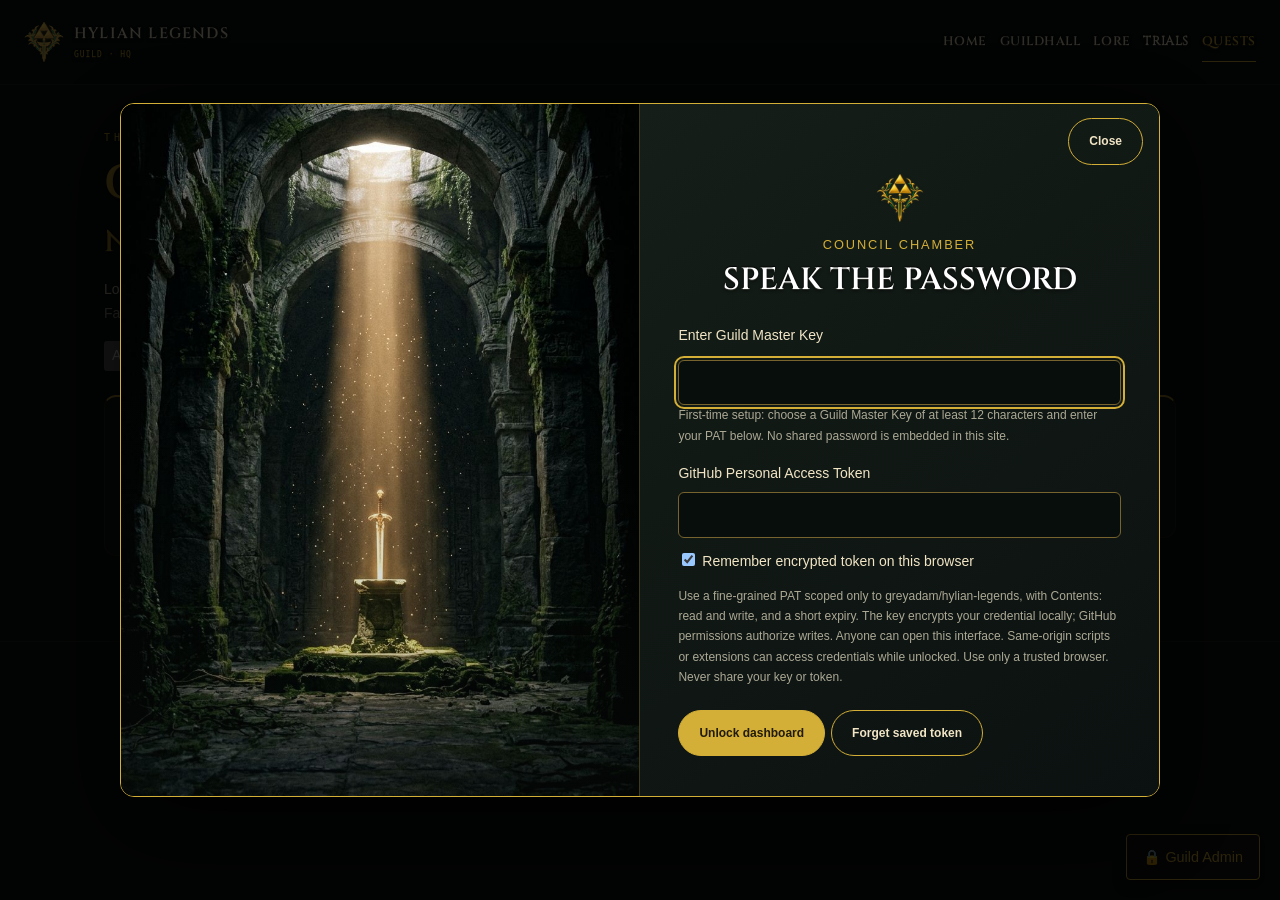
<file: admin/index.html>
<!doctype html>
<html lang="en">
<head>
<meta charset="utf-8">
<meta name="viewport" content="width=device-width,initial-scale=1">
<meta name="robots" content="noindex">
<meta http-equiv="refresh" content="0; url=../quests.html#admin">
<title>Guild Admin | Hylian Legends</title>
<script>window.location.replace('../quests.html#admin');</script>
</head>
<body><p>Opening the Council Chamber. <a href="../quests.html#admin">Continue to Guild Admin</a>.</p></body>
</html>
</file>
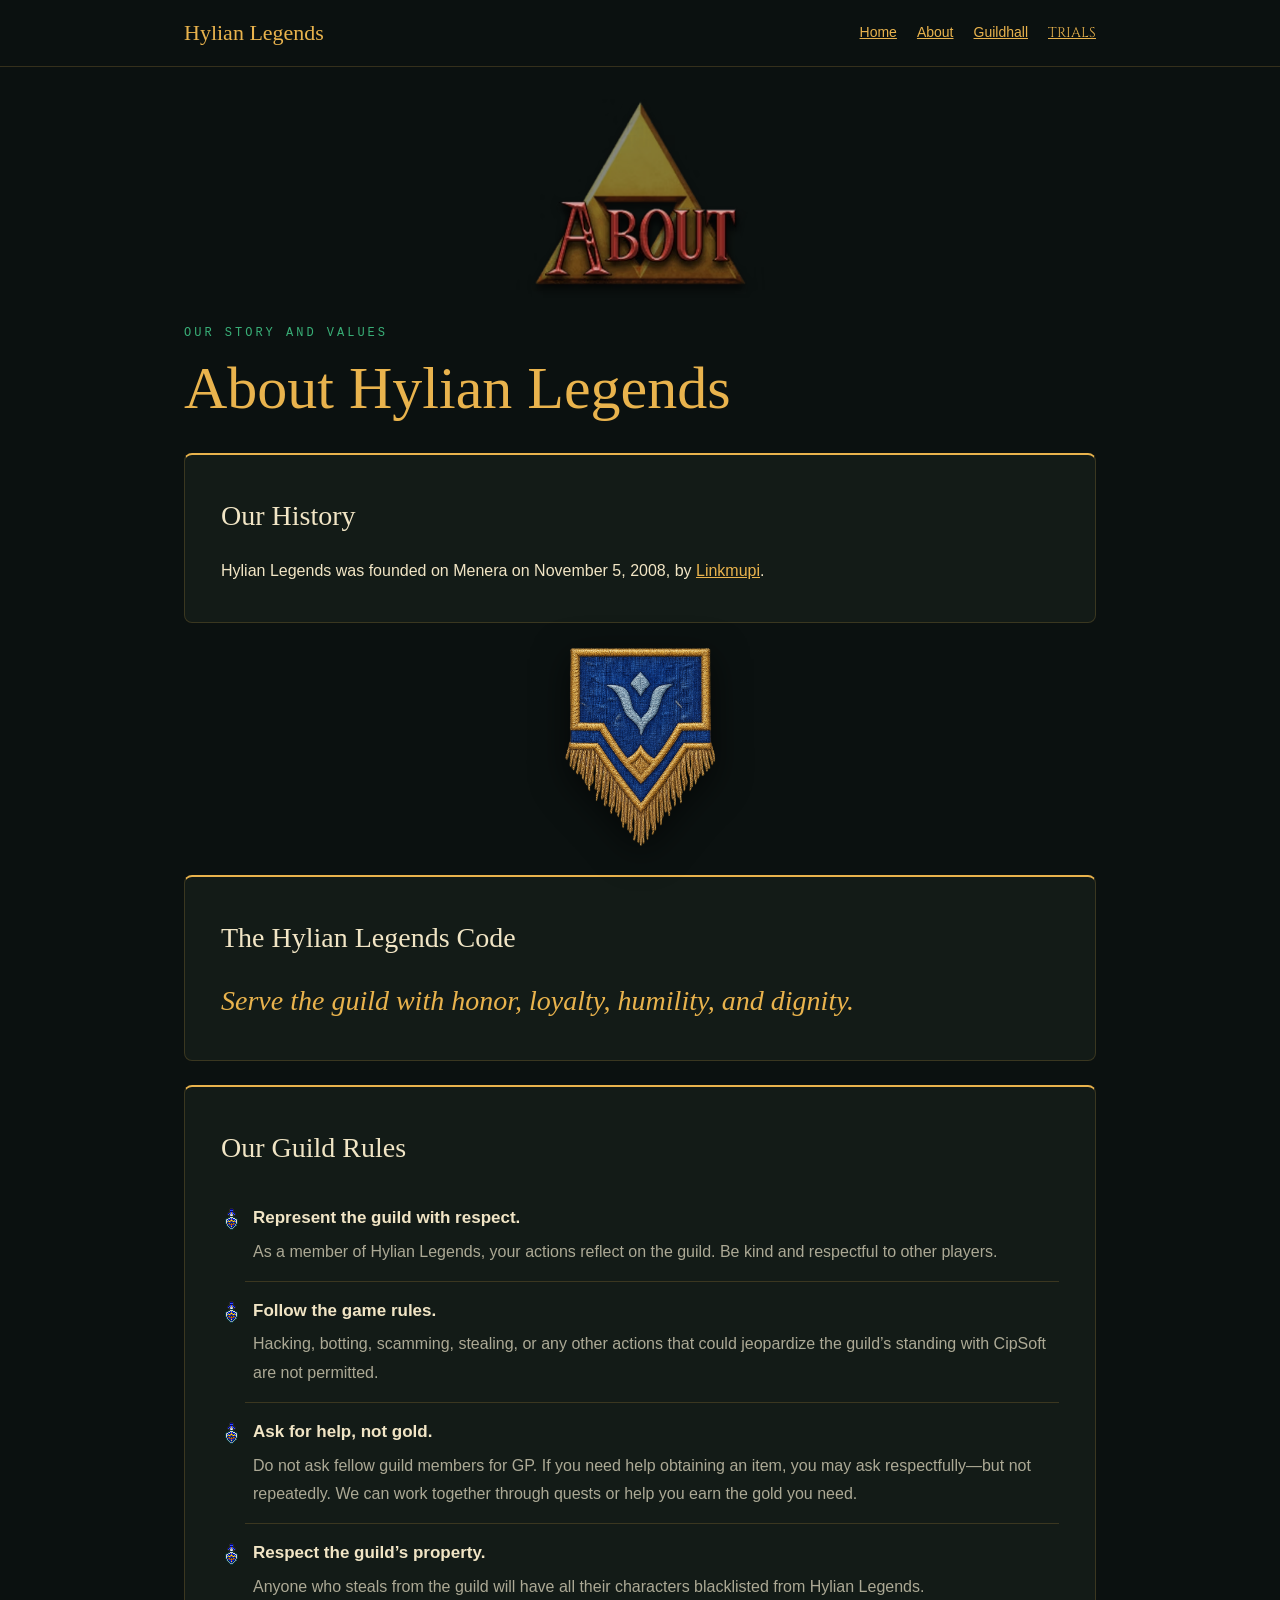
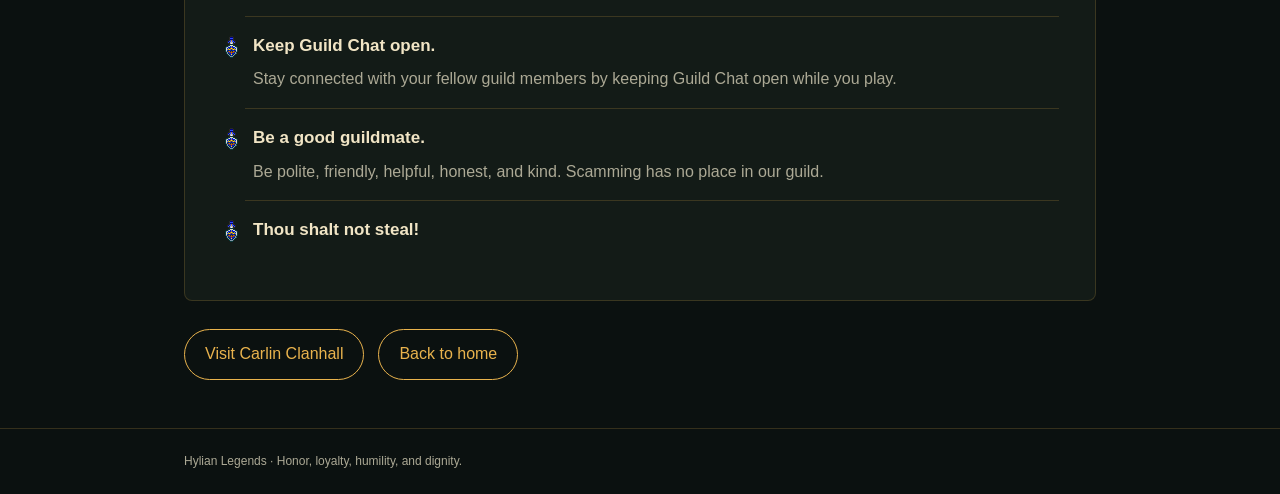
<file: about.html>
<!doctype html>
<html lang="en"><head><meta charset="utf-8"><meta name="viewport" content="width=device-width,initial-scale=1"><meta name="description" content="The history, code, and rules of Hylian Legends."><title>About Guild | Hylian Legends</title><link id="hylian-site-banner-styles" rel="stylesheet" href="assets/site-banners.css"><style>:root{color-scheme:dark;--bg:#0b1110;--panel:#131b17;--gold:#e9b34d;--cream:#f1e5c5;--muted:#aca995;--line:#8b713455;--green:#39af77}*{box-sizing:border-box}body{margin:0;background:var(--bg);color:var(--cream);font:16px/1.8 Arial,sans-serif}a{color:var(--gold)}a:focus-visible{outline:3px solid var(--gold);outline-offset:5px}.wrap{max-width:960px;margin:auto;padding:0 24px}header{border-bottom:1px solid var(--line)}header .wrap{display:flex;align-items:center;justify-content:space-between;gap:24px;padding-top:20px;padding-bottom:20px;flex-wrap:wrap}.brand{font:22px Georgia,serif;text-decoration:none}nav{display:flex;gap:20px;flex-wrap:wrap}nav a{font-size:14px}main{padding-top:32px!important;padding-bottom:48px!important}.about-art{display:block;width:min(100%,360px);height:auto;margin:0 auto 28px;border-radius:8px}.micro{font:12px monospace;letter-spacing:3px;text-transform:uppercase;color:var(--green)}h1,h2{font-family:Georgia,serif;font-weight:normal}h1{font-size:clamp(38px,7vw,60px);line-height:1.15;color:var(--gold);margin:14px 0 30px}h2{font-size:28px;margin:0 0 16px}.panel{border:1px solid var(--line);border-top:2px solid var(--gold);background:var(--panel);padding:clamp(22px,4vw,36px);margin-bottom:24px;border-radius:8px}.panel p{margin:0}blockquote{margin:0;color:var(--gold);font:italic clamp(21px,3vw,28px)/1.6 Georgia,serif}ol{margin:0;padding-left:24px}li{padding:14px 0 14px 8px;border-bottom:1px solid var(--line)}li:last-child{border:0}li::marker{color:var(--gold)}li h3{font-size:17px;margin:0 0 4px;color:var(--cream)}li p{color:var(--muted)}.actions{display:flex;gap:14px;flex-wrap:wrap;margin-top:28px}.button{display:inline-block;border:1px solid var(--gold);border-radius:30px;padding:10px 20px;text-decoration:none}footer{border-top:1px solid var(--line);padding:22px 0;color:var(--muted);font-size:12px}.skip{position:absolute;left:-9999px}.skip:focus{left:12px;top:12px;padding:12px;background:var(--bg);z-index:2}@media(max-width:600px){.wrap{padding-left:20px;padding-right:20px}nav{gap:14px}}</style><style id="trials-navigation-font">@font-face{font-family:HylianTrialsNav;src:url("assets/fonts/Cinzel-Regular.ttf") format("truetype");font-display:swap}body header nav a.trials-nav-link{font-family:HylianTrialsNav,serif!important;text-transform:uppercase}</style><style id="hylian-shield-rule-bullets">
section[aria-labelledby="rules-title"]>ol{list-style:none}
section[aria-labelledby="rules-title"]>ol>li{position:relative}
section[aria-labelledby="rules-title"]>ol>li::before{content:"";position:absolute;left:-24px;top:19px;width:20px;height:22px;background:url("assets/hylian-shield-bullet.gif") center top/contain no-repeat;image-rendering:pixelated;pointer-events:none}
</style></head><body><a class="skip" href="#main">Skip to content</a><header><div class="wrap"><a class="brand" href="index.html">Hylian Legends</a><nav aria-label="Page navigation"><a href="index.html">Home</a><a href="about.html" aria-current="page">About</a><a href="guildhall.html">Guildhall</a><a class="trials-nav-link" href="trials.html">TRIALS</a></nav></div></header><main id="main" class="wrap"><img class="about-art" src="assets/Triforce%20-%20About.avif" alt="About — red lettering over a golden Triforce"><div class="micro">Our story and values</div><h1>About Hylian Legends</h1><section class="panel" aria-labelledby="history-title"><h2 id="history-title">Our History</h2><p>Hylian Legends was founded on Menera on <time datetime="2008-11-05">November 5, 2008</time>, by <a href="https://www.tibia.com/community/?subtopic=characters&amp;name=Linkmupi">Linkmupi</a>.</p></section><img id="hylian-charter-banner" class="hylian-site-banner" src="assets/single_horizontal_street_banner.png" alt="" aria-hidden="true" draggable="false" loading="lazy" decoding="async"><section class="panel" aria-labelledby="code-title"><h2 id="code-title">The Hylian Legends Code</h2><blockquote>Serve the guild with honor, loyalty, humility, and dignity.</blockquote></section><section class="panel" aria-labelledby="rules-title"><h2 id="rules-title">Our Guild Rules</h2><ol role="list"><li><h3>Represent the guild with respect.</h3><p>As a member of Hylian Legends, your actions reflect on the guild. Be kind and respectful to other players.</p></li><li><h3>Follow the game rules.</h3><p>Hacking, botting, scamming, stealing, or any other actions that could jeopardize the guild’s standing with CipSoft are not permitted.</p></li><li><h3>Ask for help, not gold.</h3><p>Do not ask fellow guild members for GP. If you need help obtaining an item, you may ask respectfully—but not repeatedly. We can work together through quests or help you earn the gold you need.</p></li><li><h3>Respect the guild’s property.</h3><p>Anyone who steals from the guild will have all their characters blacklisted from Hylian Legends.</p></li><li><h3>Keep Guild Chat open.</h3><p>Stay connected with your fellow guild members by keeping Guild Chat open while you play.</p></li><li><h3>Be a good guildmate.</h3><p>Be polite, friendly, helpful, honest, and kind. Scamming has no place in our guild.</p></li><li><h3>Thou shalt not steal!</h3></li></ol></section><div class="actions"><a class="button" href="guildhall.html">Visit Carlin Clanhall</a><a class="button" href="index.html">Back to home</a></div></main><footer><div class="wrap">Hylian Legends · Honor, loyalty, humility, and dignity.</div></footer></body></html>
</file>
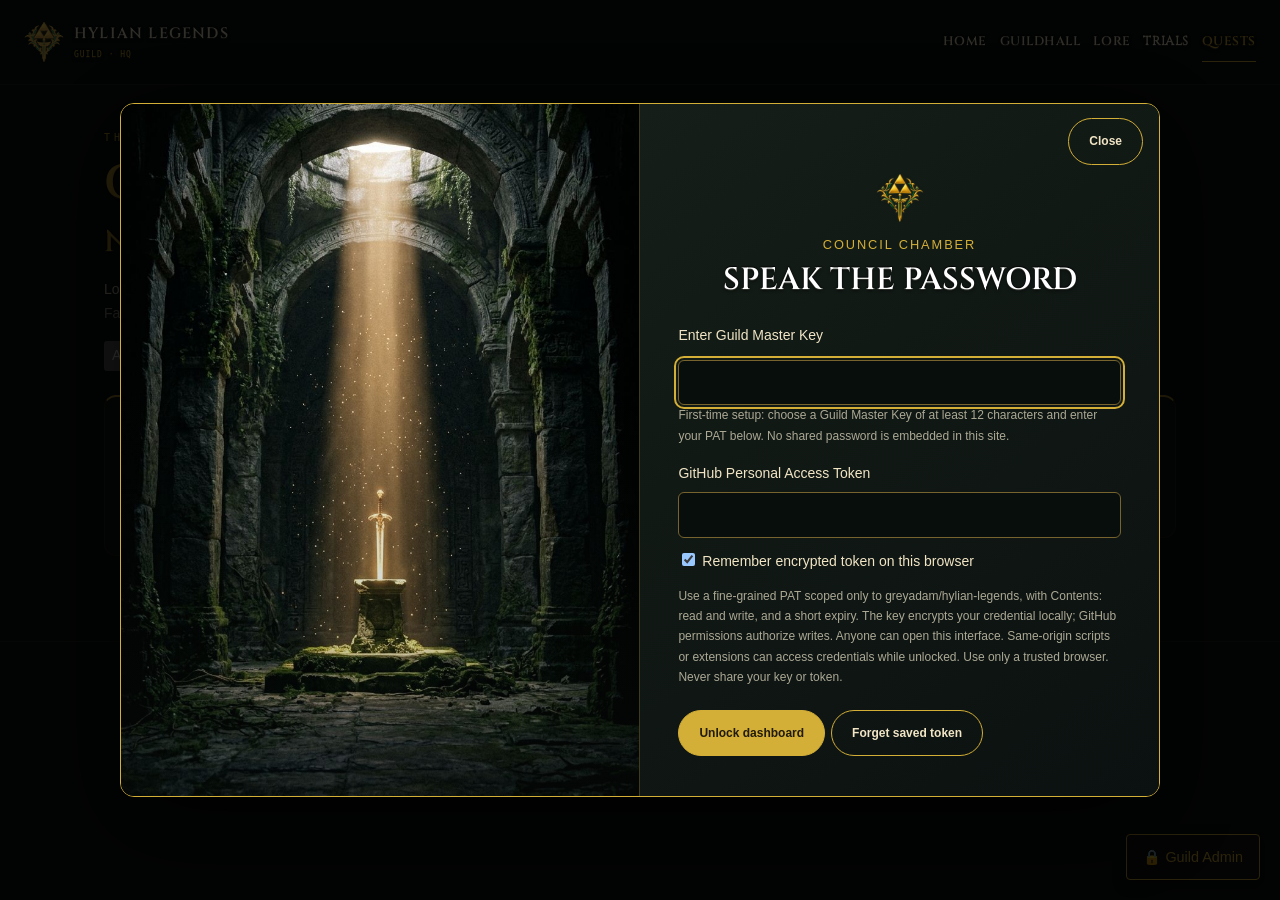
<file: admin.html>
<!doctype html>
<html lang="en">
<head>
<meta charset="utf-8">
<meta name="viewport" content="width=device-width,initial-scale=1">
<meta name="robots" content="noindex">
<meta http-equiv="refresh" content="0; url=quests.html#admin">
<title>Guild Admin | Hylian Legends</title>
<script>window.location.replace('quests.html#admin');</script>
</head>
<body><p>Opening the Council Chamber. <a href="quests.html#admin">Continue to Guild Admin</a>.</p></body>
</html>
</file>
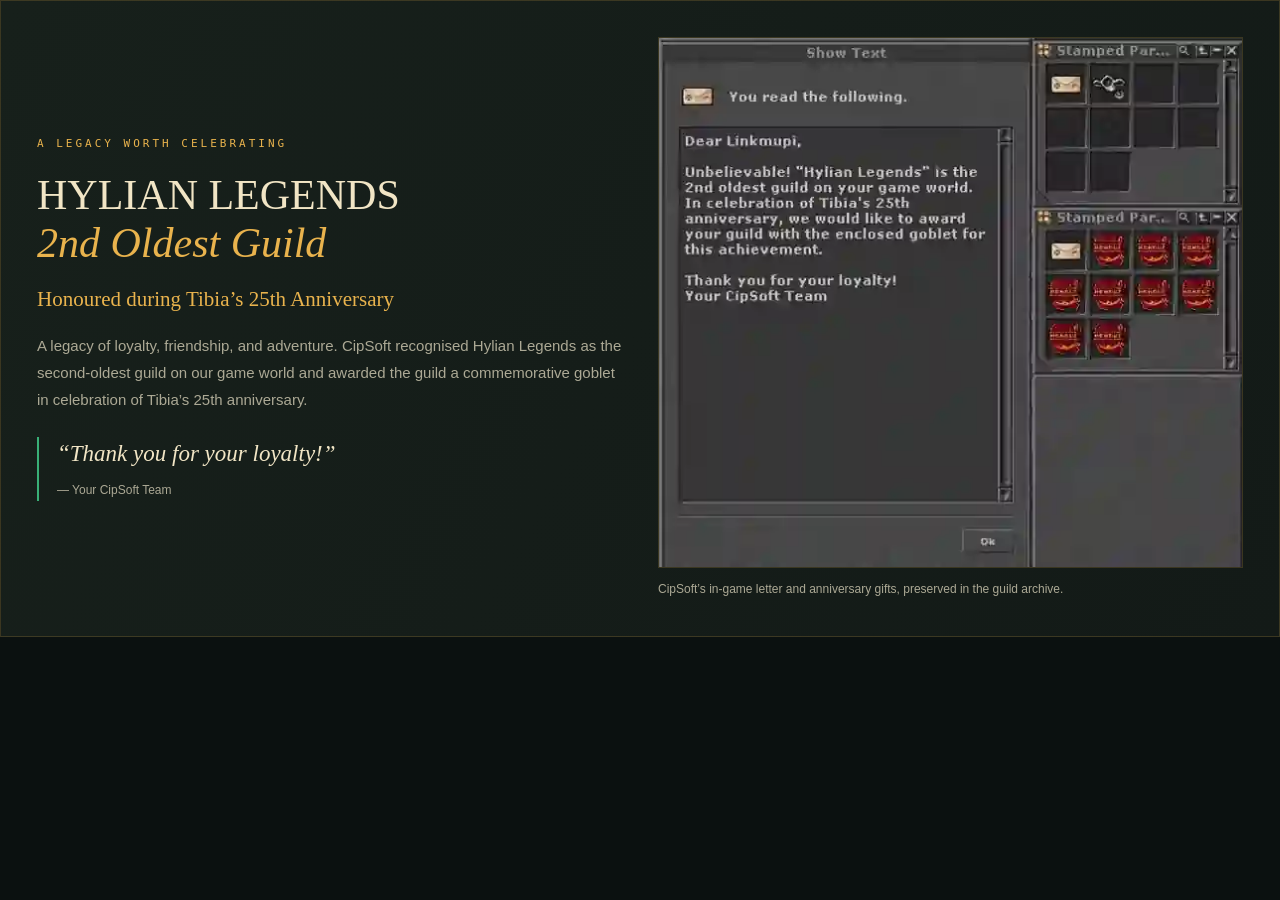
<file: anniversary.html>
<!doctype html><html lang="en"><head><meta charset="utf-8"><meta name="viewport" content="width=device-width,initial-scale=1"><title>Hylian Legends Anniversary Recognition</title><style>*{box-sizing:border-box}body{margin:0;background:#0b1110;color:#f1e5c5;font:15px/1.8 Arial,sans-serif}.card{display:grid;grid-template-columns:1fr 1fr;gap:36px;align-items:center;padding:36px;background:linear-gradient(120deg,#17201b,#131a17);border:1px solid #8b713455}.eyebrow{color:#e9b34d;font:11px/1.6 monospace;letter-spacing:3px;text-transform:uppercase}h1{font:42px/1.15 Georgia,serif;margin:18px 0}h1 em{color:#e9b34d;font-weight:normal}h2{font:21px/1.4 Georgia,serif;color:#e9b34d}p{color:#aca995}blockquote{margin:24px 0 0;border-left:2px solid #39af77;padding-left:18px;font:italic 23px/1.5 Georgia,serif}cite{display:block;color:#aca995;font:12px/1.8 Arial,sans-serif;margin-top:8px}figure{margin:0}img{display:block;width:100%;height:auto;border:1px solid #8b713455}figcaption{color:#aca995;font:12px/1.6 Arial,sans-serif;margin-top:12px}@media(max-width:760px){.card{grid-template-columns:1fr;padding:24px;gap:24px}h1{font-size:34px}}</style></head><body><article class="card"><div><div class="eyebrow">A legacy worth celebrating</div><h1>HYLIAN LEGENDS<br><em>2nd Oldest Guild</em></h1><h2>Honoured during Tibia’s 25th Anniversary</h2><p>A legacy of loyalty, friendship, and adventure. CipSoft recognised Hylian Legends as the second-oldest guild on our game world and awarded the guild a commemorative goblet in celebration of Tibia’s 25th anniversary.</p><blockquote>“Thank you for your loyalty!”<cite>— Your CipSoft Team</cite></blockquote></div><figure><img width="587" height="533" alt="In-game letter addressed to Linkmupi from CipSoft, recognising Hylian Legends as the second-oldest guild on its game world during Tibia’s 25th anniversary." src="[data-uri]"><figcaption>CipSoft’s in-game letter and anniversary gifts, preserved in the guild archive.</figcaption></figure></article><script>function reportHeight(){if(parent!==window)parent.postMessage({type:'hylian-anniversary-height',height:document.documentElement.scrollHeight},location.origin)}window.addEventListener('load',reportHeight);window.addEventListener('resize',reportHeight);if('ResizeObserver' in window)new ResizeObserver(reportHeight).observe(document.body);</script></body></html>
</file>
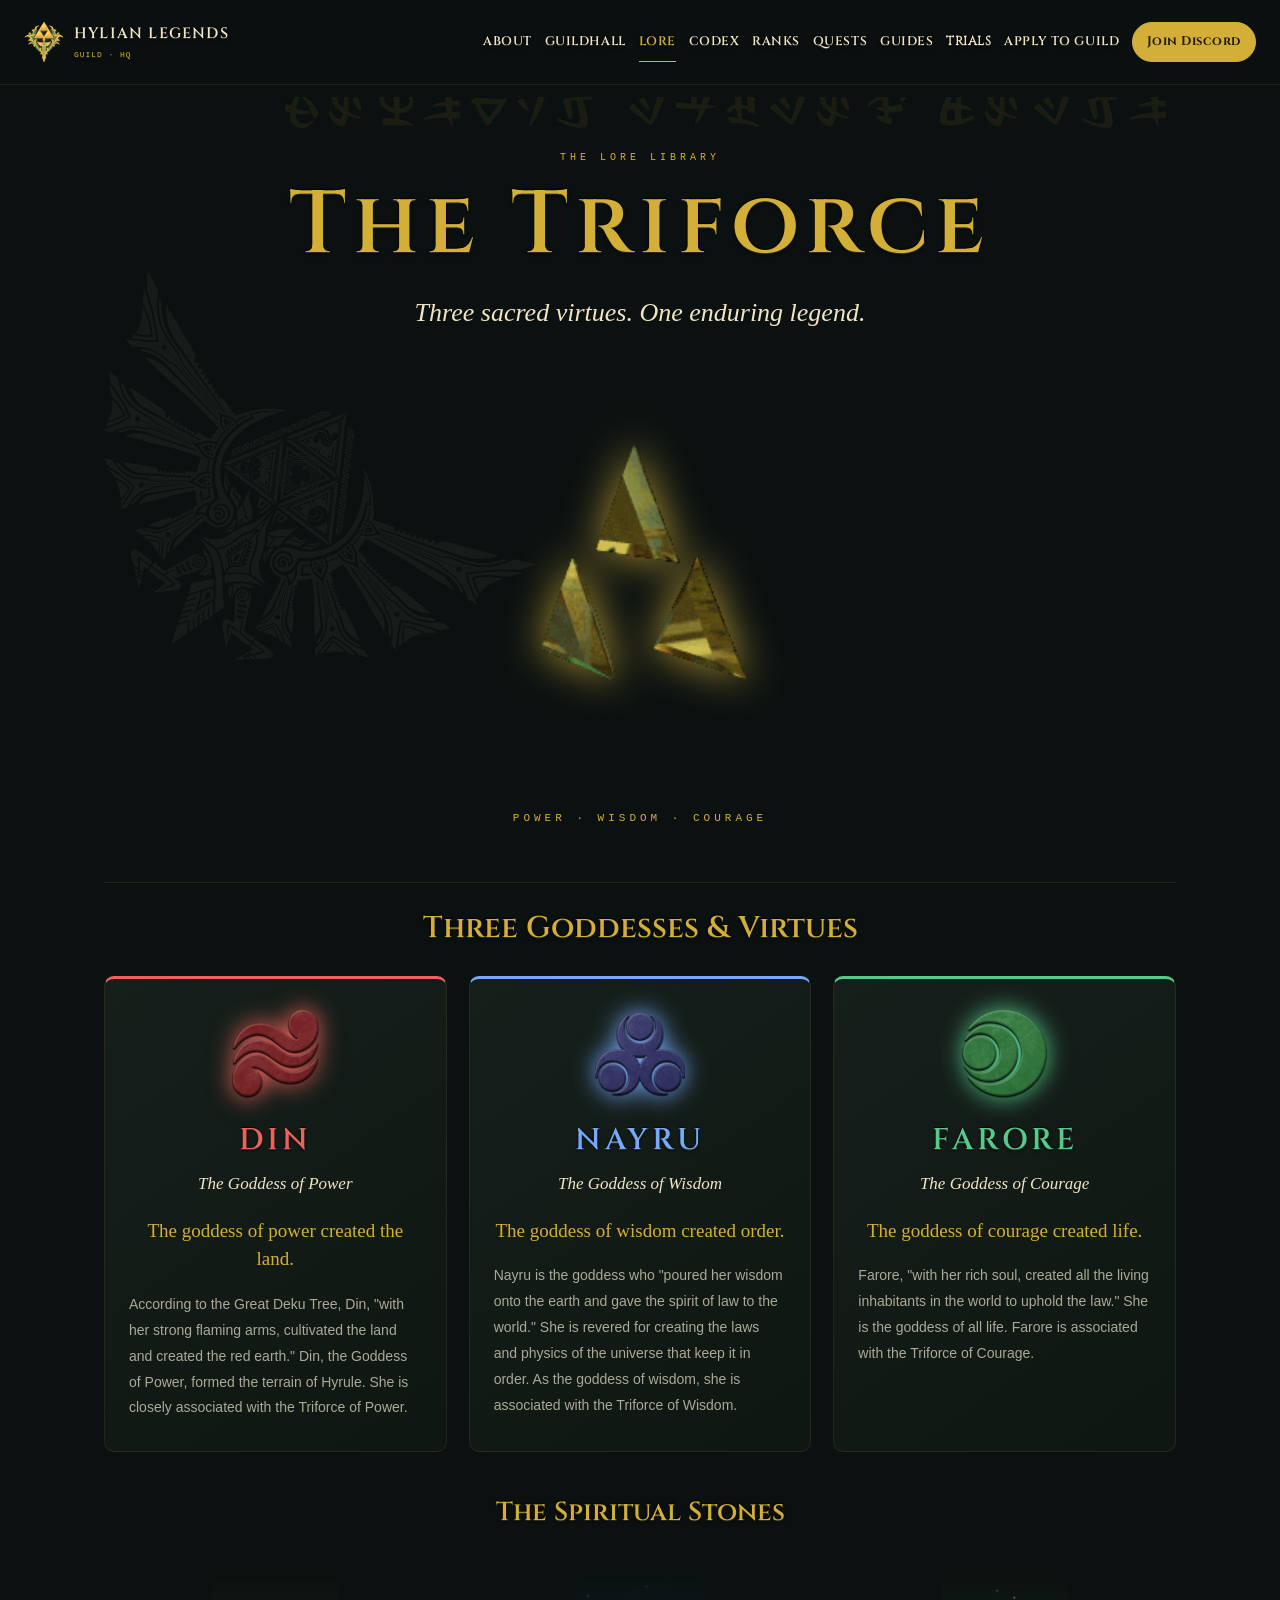
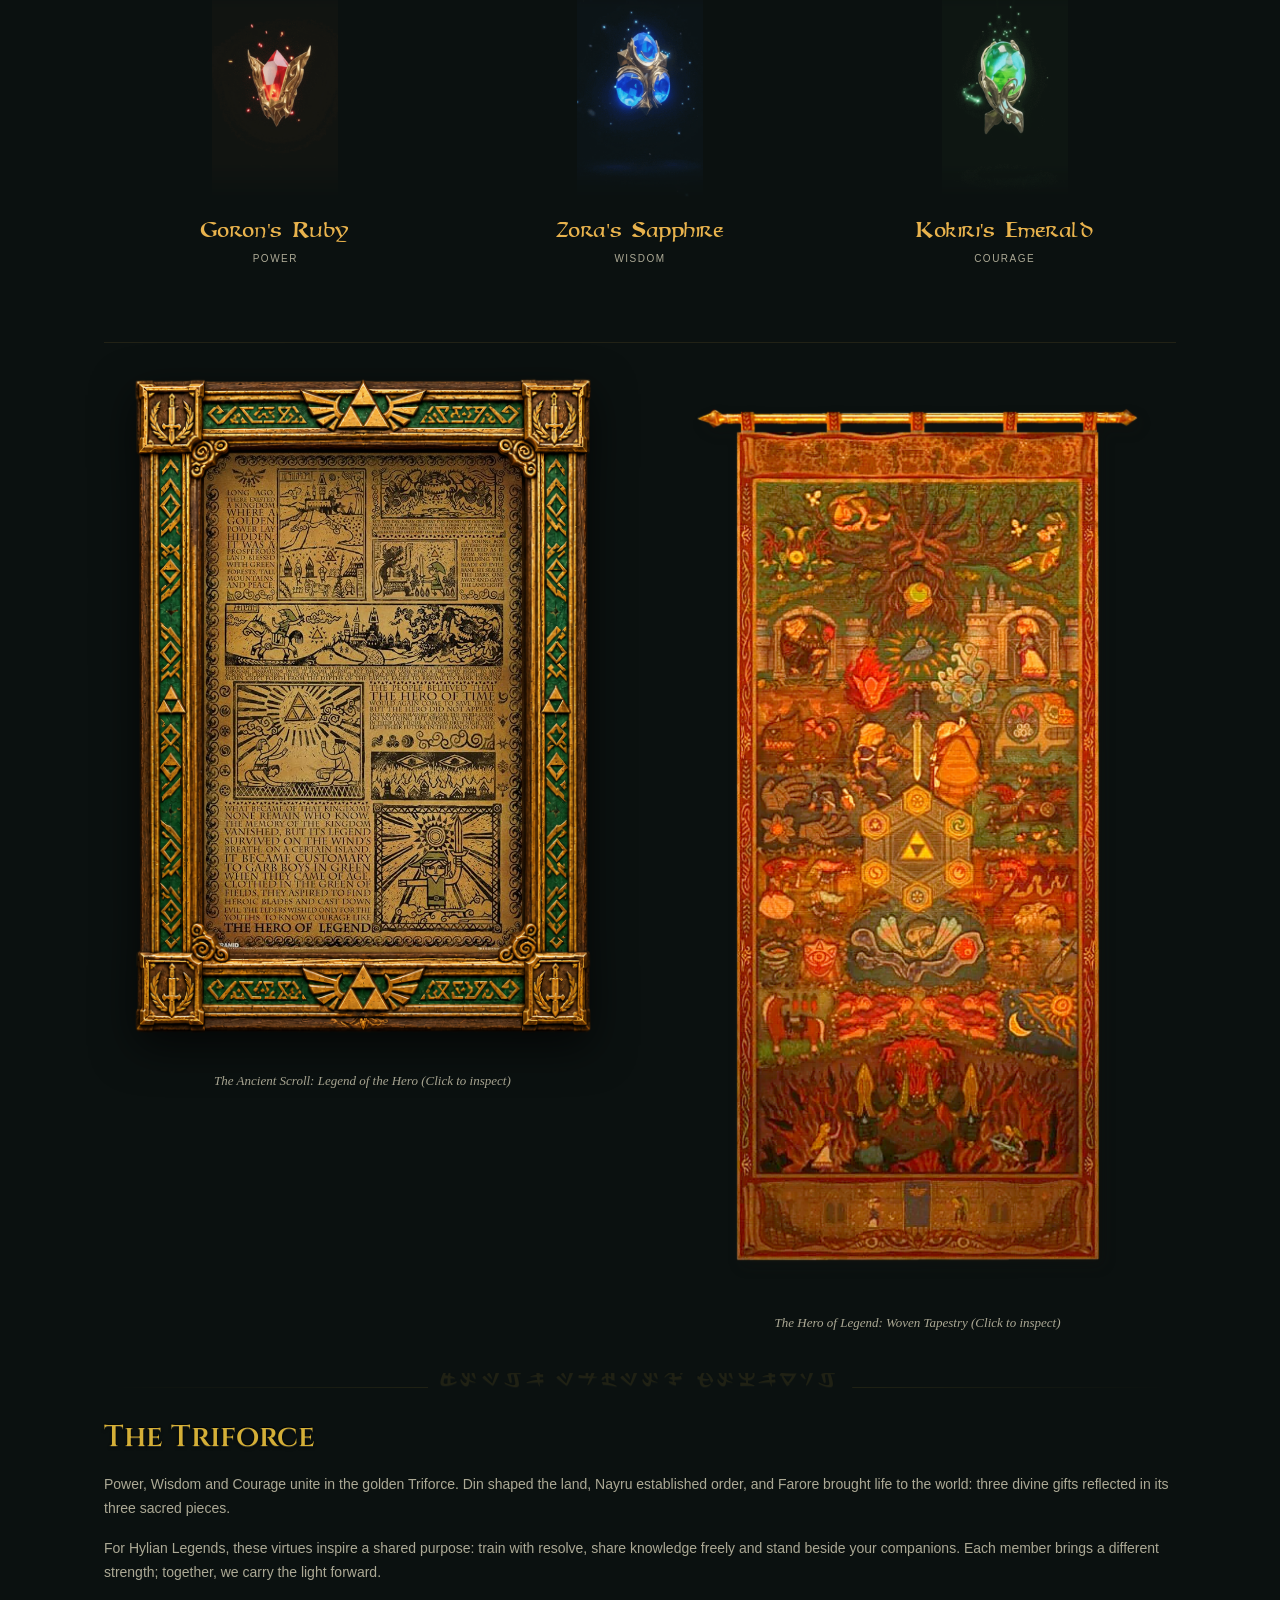
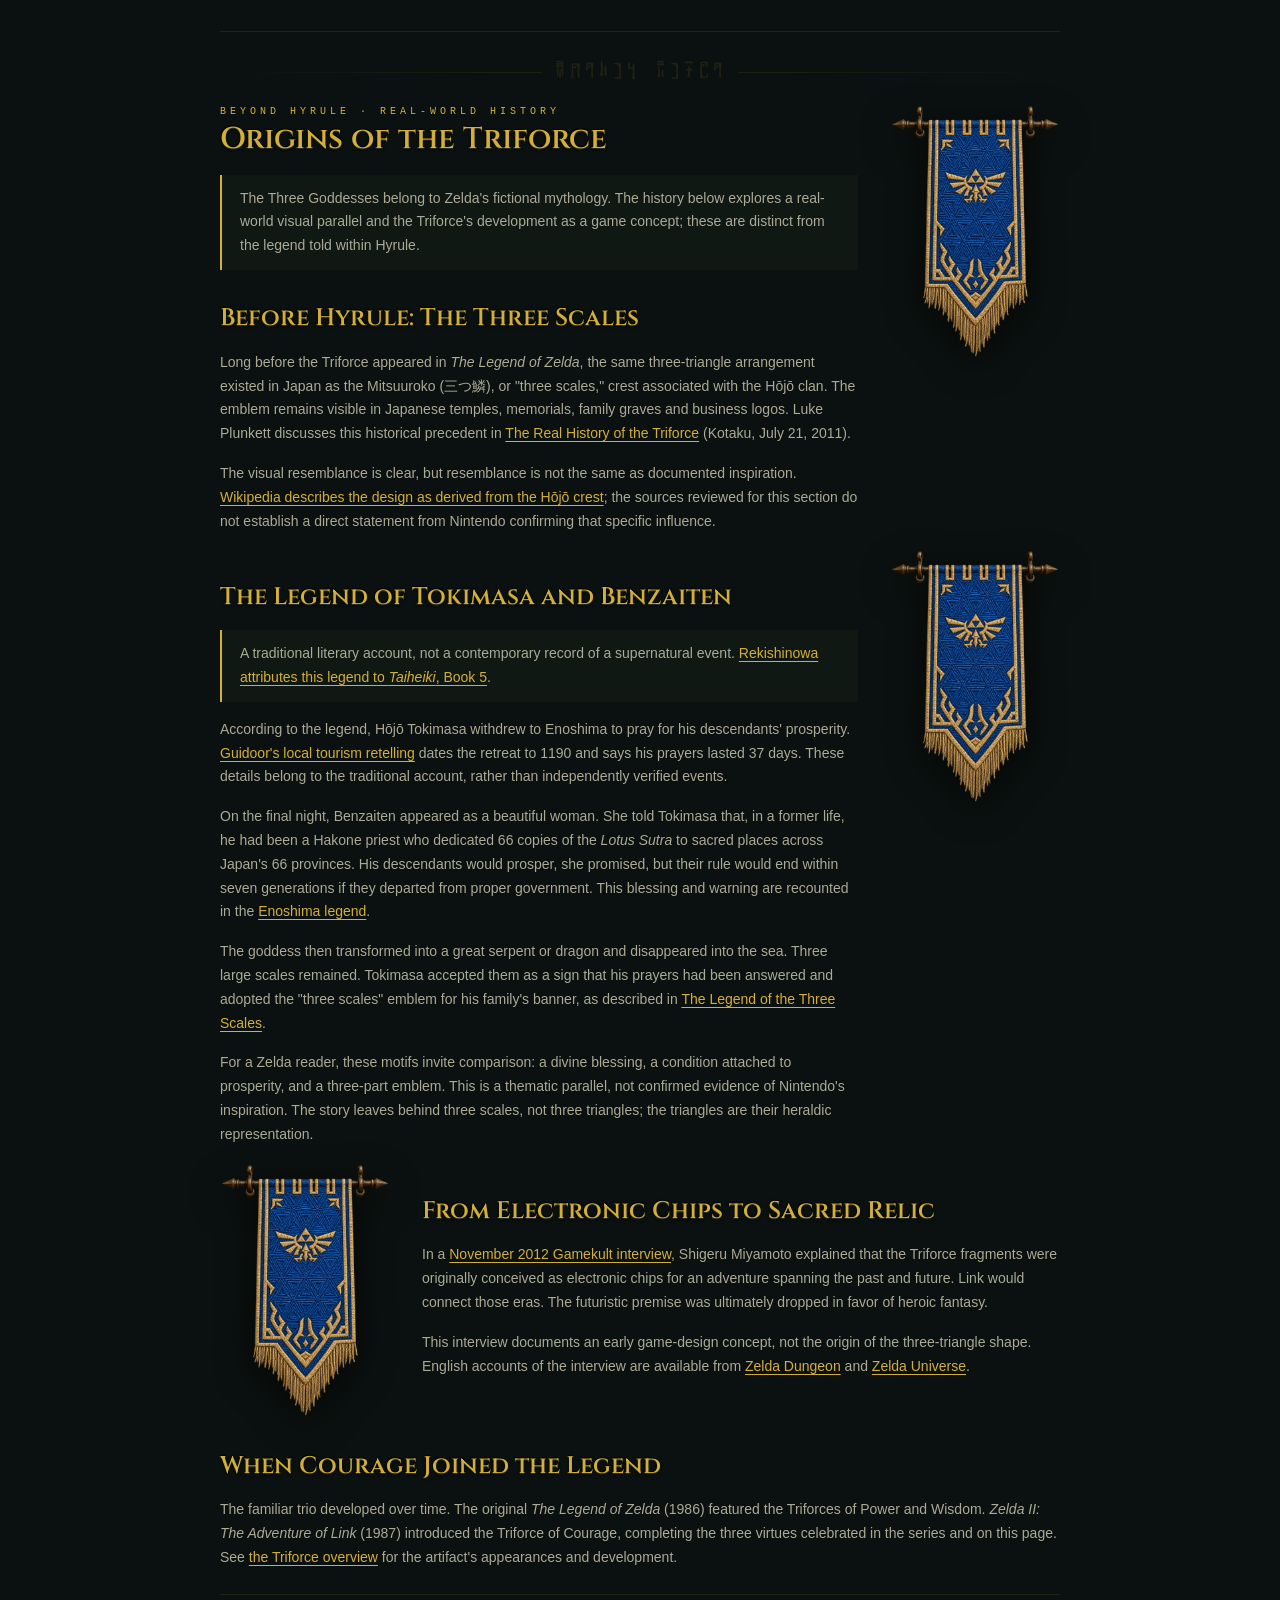
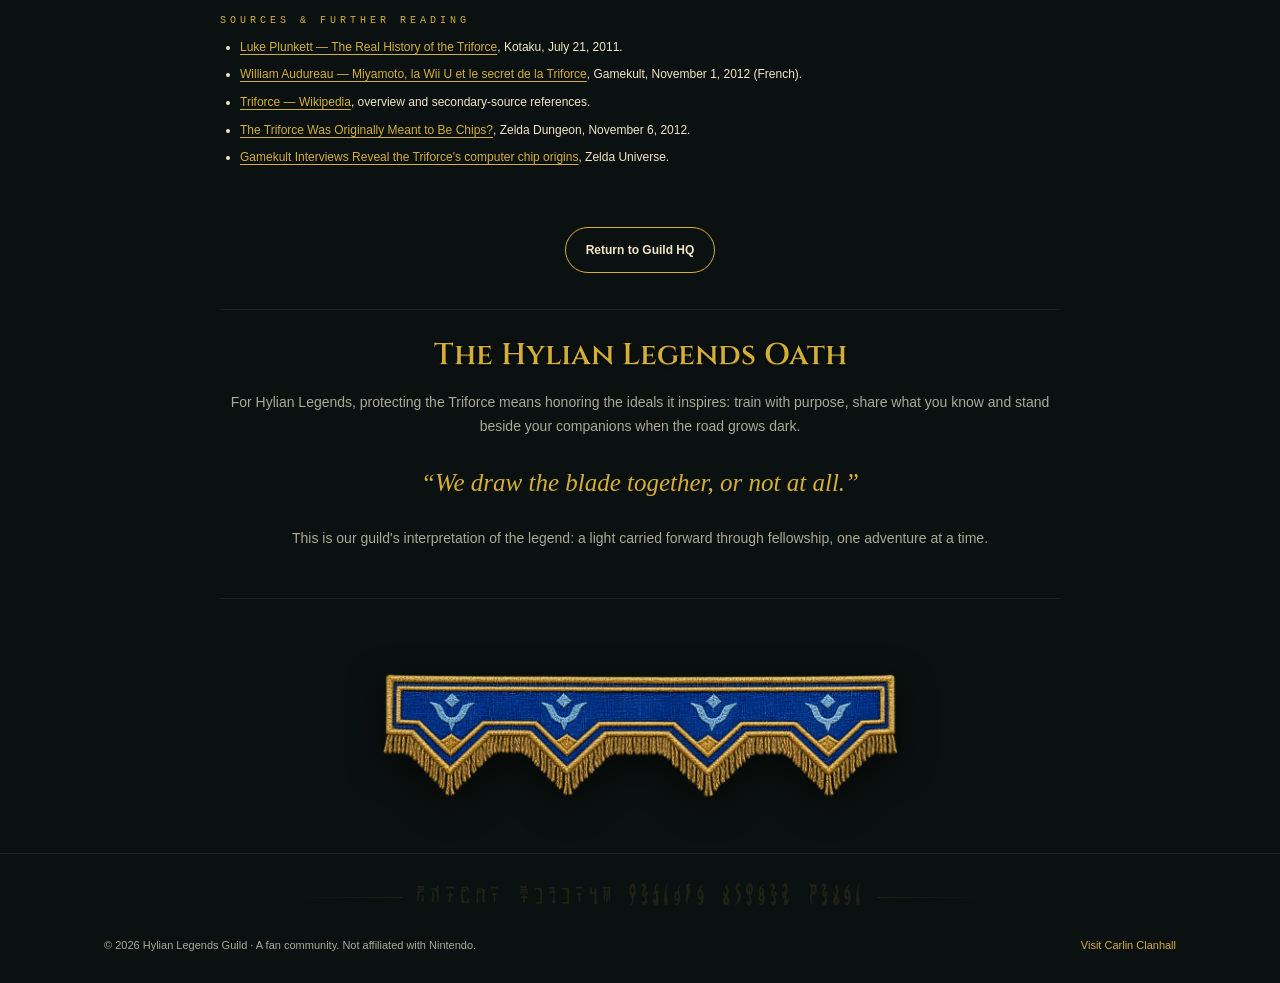
<file: lore.html>
<!doctype html>
<html lang="en">
<head>
<meta charset="utf-8">
<meta name="viewport" content="width=device-width,initial-scale=1">
<meta name="description" content="Discover Din, Nayru and Farore, the Triforce's real-world historical parallels, and its early design origins in the Hylian Legends lore library.">
<meta name="theme-color" content="#0b1110">
<title>The Triforce | Hylian Legends</title>
<link rel="stylesheet" href="style.css">
<link rel="stylesheet" href="assets/lore-scroll.css">
<link id="hylian-site-banner-styles" rel="stylesheet" href="assets/site-banners.css">
<script src="assets/lore-scroll.js" defer></script>
<script src="assets/temple-accents.js" defer></script>
<style>
.goddesses-content{max-width:1120px}.goddesses-grid{display:grid;grid-template-columns:repeat(3,minmax(0,1fr));gap:22px;margin:28px 0 10px}.goddess-card{min-width:0;background:linear-gradient(145deg,#17201bf0,#101713ed);border:1px solid var(--line);border-top:3px solid var(--goddess-color);border-radius:10px;padding:30px 24px;display:flex;flex-direction:column;align-items:center;text-align:center}.goddess-icon{display:block;width:90px;height:90px;object-fit:contain;color:var(--goddess-color);margin:0 auto 1rem auto;filter:drop-shadow(0 0 12px var(--goddess-color))}.goddess-card h3{color:var(--goddess-color);font-size:30px;letter-spacing:4px;margin:0 0 5px}.goddess-role{font:italic 17px/1.5 Georgia,serif;color:var(--cream);margin:0 0 20px}.goddess-subtitle{font:19px/1.5 Georgia,serif;color:var(--gold);margin:0 0 18px}.goddess-description{font-size:14px;line-height:1.85;text-align:left;margin:0}.triforce-summary{max-width:840px;margin:30px auto 0}.guild-oath-section{max-width:840px;margin:30px auto 0;text-align:center;border-bottom:1px solid var(--line);padding-bottom:32px}.goddesses-content{padding-bottom:40px}.goddesses-content>.page-actions{margin:26px 0 36px}.triforce-origins{max-width:840px;margin:30px auto 0}.triforce-origins h3{font-size:24px;margin:28px 0 12px}.triforce-origins a{color:var(--gold);text-decoration:underline;text-underline-offset:3px}.origins-note{border-left:2px solid var(--gold);padding:12px 18px;background:#131b17b8}.origins-sources{font-size:12px;line-height:1.8;border-top:1px solid var(--line);padding-top:18px;margin-top:24px}.origins-sources ul{margin:8px 0 0;padding-left:20px}.origins-sources li{margin:6px 0}@media(max-width:900px){.goddesses-grid{grid-template-columns:1fr}.goddess-card{max-width:640px;width:100%;margin:auto}}
</style>
<style id="trials-navigation-font">@font-face{font-family:HylianTrialsNav;src:url("assets/fonts/Cinzel-Regular.ttf") format("truetype");font-display:swap}body header nav a.trials-nav-link{font-family:HylianTrialsNav,serif!important;text-transform:uppercase}</style><style id="hylian-spiritual-stones-styles">
#hylian-spiritual-stones{margin-top:28px;padding:16px 0 0;background:var(--bg,#0b1110);isolation:isolate;overflow:visible}
#hylian-spiritual-stones>h3{margin:0 0 16px;color:var(--gold,#e9b34d);font:26px/1.3 Georgia,serif;text-align:center}
#hylian-spiritual-stones .stone-showcase-row{display:grid;grid-template-columns:repeat(3,minmax(0,1fr));gap:22px;align-items:start;overflow:visible}
#hylian-spiritual-stones figure{min-width:0;margin:0;padding:28px 8px 20px;text-align:center;overflow:visible}
#hylian-spiritual-stones img{display:block;width:min(100%,224px);height:224px;margin:0 auto;object-fit:contain;background:transparent;mix-blend-mode:screen;filter:none;border:0;border-radius:0;box-shadow:none;-webkit-mask-image:linear-gradient(90deg,transparent 0%,#000 16%,#000 84%,transparent 100%),linear-gradient(0deg,transparent 0%,#000 16%,#000 84%,transparent 100%);-webkit-mask-composite:source-in;-webkit-mask-repeat:no-repeat;-webkit-mask-size:100% 100%;mask-image:linear-gradient(90deg,transparent 0%,#000 16%,#000 84%,transparent 100%),linear-gradient(0deg,transparent 0%,#000 16%,#000 84%,transparent 100%);mask-composite:intersect;mask-repeat:no-repeat;mask-size:100% 100%}
#hylian-spiritual-stones figcaption{margin-top:20px;color:var(--cream,#f1e5c5);font:19px/1.4 Georgia,serif}
#hylian-spiritual-stones figcaption>.stone-title{color:#e9b34d;font-style:normal;letter-spacing:.025em}
#hylian-spiritual-stones figcaption>span:not(.stone-title){display:block;margin-top:6px;color:var(--muted,#aca995);font:10px/1.5 Arial,sans-serif;letter-spacing:.15em;text-transform:uppercase}
@media(max-width:900px){#hylian-spiritual-stones .stone-showcase-row{grid-template-columns:minmax(0,1fr);gap:22px}#hylian-spiritual-stones figure{max-width:640px;width:100%;margin:0 auto}}
</style>
<style id="lore-crest-wing-alignment">
/* Pin the decorative right wingtip to the lower-left Triforce area. */
#main .triforce-stage>.hylian-crest-watermark{top:74%;left:calc(50% - min(25.8%,132px));right:auto;width:min(60%,360px);max-width:none;height:auto;margin:0;transform-origin:100% 2.083%;transform:translate(-100%,-2.083%) rotate(28deg);z-index:0}
/* Preserve the existing tablet reduction and small-screen hiding. */
@media screen and (max-width:900px){#main .triforce-stage>.hylian-crest-watermark{opacity:.025;max-width:40px;transform:translate(-100%,-2.083%) rotate(28deg) scale(.9)}}
@media screen and (max-width:480px){#main .triforce-stage>.hylian-crest-watermark{display:none}}
</style>
</head>
<body>
<a class="skip" href="#main">Skip to content</a>
<header><div class="wrap nav"><a class="brand" href="index.html"><img class="brand-logo" src="assets/logo.png" alt="" width="48" height="48"><span>HYLIAN LEGENDS<small>GUILD · HQ</small></span></a><nav aria-label="Main navigation"><a href="about.html">About</a><a href="guildhall.html">Guildhall</a><a href="lore.html" aria-current="page">Lore</a><a href="index.html#codex">Codex</a><a href="index.html#ranks">Ranks</a><a href="index.html#quests">Quests</a><a href="index.html#guides">Guides</a><a class="trials-nav-link" href="trials.html">TRIALS</a><a href="https://www.tibia.com/community/?subtopic=guilds&amp;page=view&amp;GuildName=Hylian+Legends&amp;character=Linkmupi&amp;action=characters">Apply to guild</a><a class="button" href="https://discord.gg/B7ax89XtBp" target="_blank" rel="noopener noreferrer">Join Discord</a></nav></div></header>
<main id="main" class="triforce-lore-section">
<section class="lore-hero wrap" aria-labelledby="lore-title"><div class="micro">The Lore Library</div><h1 id="lore-title">The Triforce</h1><p class="subtitle">Three sacred virtues. One enduring legend.</p>
<figure style="margin:0"><div class="triforce-stage triforce-hero-wrapper" tabindex="0" role="group" aria-label="Golden Triforce; hover or focus to illuminate its aura"><img class="hylian-crest-watermark" src="assets/images/hylian-crest-watermark.svg.svg" alt="" aria-hidden="true" width="1146" height="683" decoding="async" draggable="false">
<div class="triforce-pulse-glow" aria-hidden="true"></div>
<img class="triforce-img" src="assets/images/The_Triforce.gif" alt="Shiny animated golden Triforce representing Power, Wisdom and Courage" decoding="async">
</div><figcaption class="triforce-caption">Power · Wisdom · Courage</figcaption></figure></section>
<article class="lore-content goddesses-content" aria-label="The Three Goddesses and the Triforce">
<section class="lore-section" aria-labelledby="goddesses-heading"><h2 id="goddesses-heading" style="text-align:center">Three Goddesses &amp; Virtues</h2>
<div class="goddesses-grid">
<section class="goddess-card" style="--goddess-color:#ef625b" aria-labelledby="din-heading">
<img class="goddess-icon" src="assets/images/symbol-DIN.png" alt="Din's red crest of Power" width="90" height="90" decoding="async">
<h3 id="din-heading">DIN</h3><p class="goddess-role">The Goddess of Power</p><p class="goddess-subtitle">The goddess of power created the land.</p><p class="goddess-description">According to the Great Deku Tree, Din, &quot;with her strong flaming arms, cultivated the land and created the red earth.&quot; Din, the Goddess of Power, formed the terrain of Hyrule. She is closely associated with the Triforce of Power.</p>
</section>
<section class="goddess-card" style="--goddess-color:#75abff" aria-labelledby="nayru-heading">
<img class="goddess-icon" src="assets/images/symbol-NAYRU.png" alt="Nayru's blue crest of Wisdom" width="90" height="90" decoding="async">
<h3 id="nayru-heading">NAYRU</h3><p class="goddess-role">The Goddess of Wisdom</p><p class="goddess-subtitle">The goddess of wisdom created order.</p><p class="goddess-description">Nayru is the goddess who &quot;poured her wisdom onto the earth and gave the spirit of law to the world.&quot; She is revered for creating the laws and physics of the universe that keep it in order. As the goddess of wisdom, she is associated with the Triforce of Wisdom.</p>
</section>
<section class="goddess-card" style="--goddess-color:#55ca8b" aria-labelledby="farore-heading">
<img class="goddess-icon" src="assets/images/symbol-FARORE.png" alt="Farore's green crest of Courage" width="90" height="90" decoding="async">
<h3 id="farore-heading">FARORE</h3><p class="goddess-role">The Goddess of Courage</p><p class="goddess-subtitle">The goddess of courage created life.</p><p class="goddess-description">Farore, &quot;with her rich soul, created all the living inhabitants in the world to uphold the law.&quot; She is the goddess of all life. Farore is associated with the Triforce of Courage.</p>
</section>
</div>
<div id="hylian-spiritual-stones" role="group" aria-labelledby="hylian-spiritual-stones-heading">
<h3 id="hylian-spiritual-stones-heading">The Spiritual Stones</h3>
<div class="stone-showcase-row">
<figure style="--stone-shadow:rgba(220,80,65,.12)"><img src="assets/goron-ruby-switch-2.gif" width="224" height="224" alt="Animated Goron's Ruby Spiritual Stone with its natural red glow" loading="lazy" decoding="async"><figcaption><span class="stone-title font-ravenna">Goron's Ruby</span><span>Power</span></figcaption></figure>
<figure style="--stone-shadow:rgba(117,171,255,.12)"><img src="assets/zora-sapphire-switch-2.gif" width="224" height="224" alt="Animated Zora's Sapphire Spiritual Stone with its natural blue glow" loading="lazy" decoding="async"><figcaption><span class="stone-title font-ravenna">Zora's Sapphire</span><span>Wisdom</span></figcaption></figure>
<figure style="--stone-shadow:rgba(57,175,119,.12)"><img src="assets/kokiri%27s-emerald-switch-2.gif" width="224" height="224" alt="Animated Kokiri's Emerald Spiritual Stone with its natural green glow" loading="lazy" decoding="async"><figcaption><span class="stone-title font-ravenna">Kokiri's Emerald</span><span>Courage</span></figcaption></figure>
</div></div>
</section>
<div class="lore-manuscript lore-archive" role="region" aria-label="Legendary artifacts archive">
<figure class="lore-scroll-relic"><a id="lore-scroll-trigger" class="lore-scroll-trigger lore-framed-trigger" data-lore-artifact data-artifact-title="The Ancient Scroll: Legend of the Hero" href="assets/hero-legend-scroll.jpg" target="_blank" rel="noopener noreferrer" aria-label="Inspect the ancient Legend of the Hero scroll" aria-describedby="lore-scroll-caption"><span class="lore-framed-scroll"><img class="lore-framed-scroll__art" src="assets/hero-legend-scroll.jpg" alt="Ancient lore scroll artwork: Legend of the Hero" width="569" height="879" loading="lazy" decoding="async"><img class="lore-framed-scroll__frame" src="assets/hylian-frame.png" alt="" aria-hidden="true" width="1086" height="1448" loading="lazy" decoding="async"></span></a><figcaption id="lore-scroll-caption">The Ancient Scroll: Legend of the Hero (Click to inspect)</figcaption></figure>
<figure class="lore-scroll-relic lore-tapestry-relic"><a id="lore-tapestry-trigger" class="lore-scroll-trigger lore-tapestry-trigger" data-lore-artifact data-artifact-title="The Hero of Legend" href="assets/hero-of-legend-tapestry.png" target="_blank" rel="noopener noreferrer" aria-label="Inspect The Hero of Legend tapestry" aria-describedby="lore-tapestry-caption"><img src="assets/hero-of-legend-tapestry.png" alt="The Hero of Legend tapestry with fabric weave, metallic hanging rod, and mounting loops" loading="lazy" decoding="async"></a><figcaption id="lore-tapestry-caption">The Hero of Legend: Woven Tapestry (Click to inspect)</figcaption></figure>
<section class="lore-section triforce-summary" aria-labelledby="summary-heading"><h2 id="summary-heading">The Triforce</h2><p>Power, Wisdom and Courage unite in the golden Triforce. Din shaped the land, Nayru established order, and Farore brought life to the world: three divine gifts reflected in its three sacred pieces.</p><p>For Hylian Legends, these virtues inspire a shared purpose: train with resolve, share knowledge freely and stand beside your companions. Each member brings a different strength; together, we carry the light forward.</p></section>
</div>
<section class="lore-section triforce-origins" aria-labelledby="origins-heading">
<div class="hylian-origins-intro">
<div class="hylian-origins-copy">
<div class="micro">Beyond Hyrule · Real-world history</div><h2 id="origins-heading">Origins of the Triforce</h2>
<p class="origins-note">The Three Goddesses belong to Zelda's fictional mythology. The history below explores a real-world visual parallel and the Triforce's development as a game concept; these are distinct from the legend told within Hyrule.</p>
<h3>Before Hyrule: The Three Scales</h3>
<p>Long before the Triforce appeared in <em>The Legend of Zelda</em>, the same three-triangle arrangement existed in Japan as the Mitsuuroko (三つ鱗), or &quot;three scales,&quot; crest associated with the Hōjō clan. The emblem remains visible in Japanese temples, memorials, family graves and business logos. Luke Plunkett discusses this historical precedent in <a href="https://kotaku.com/the-real-history-of-the-triforce-5823249" target="_blank" rel="noopener noreferrer">The Real History of the Triforce</a> (Kotaku, July 21, 2011).</p>
<p>The visual resemblance is clear, but resemblance is not the same as documented inspiration. <a href="https://en.wikipedia.org/wiki/Triforce" target="_blank" rel="noopener noreferrer">Wikipedia describes the design as derived from the Hōjō crest</a>; the sources reviewed for this section do not establish a direct statement from Nintendo confirming that specific influence.</p>
</div>
<img id="hylian-origins-banner" class="hylian-site-banner hylian-origins-banner" src="assets/vertical_hylian_banner.png" alt="" aria-hidden="true" draggable="false" loading="lazy" decoding="async">
</div>
<section aria-labelledby="tokimasa-heading">
<div class="hylian-origins-intro">
<div class="hylian-origins-copy">
<h3 id="tokimasa-heading">The Legend of Tokimasa and Benzaiten</h3>
<p class="origins-note">A traditional literary account, not a contemporary record of a supernatural event. <a href="https://rekishinowa.com/%E6%B1%9F%E3%83%8E%E5%B3%B6%E3%81%AE%E4%B8%89%E3%81%A4%E9%B1%97%E3%83%92%E3%82%B9%E3%83%88%E3%83%AA%E3%83%BC%EF%BC%81%EF%BC%81%EF%BC%88%E5%89%8D%E7%B7%A8%EF%BC%89/" target="_blank" rel="noopener noreferrer">Rekishinowa attributes this legend to <em>Taiheiki</em>, Book 5</a>.</p>
<p>According to the legend, Hōjō Tokimasa withdrew to Enoshima to pray for his descendants' prosperity. <a href="https://www.guidoor.jp/en/spots/374" target="_blank" rel="noopener noreferrer">Guidoor's local tourism retelling</a> dates the retreat to 1190 and says his prayers lasted 37 days. These details belong to the traditional account, rather than independently verified events.</p>
<p>On the final night, Benzaiten appeared as a beautiful woman. She told Tokimasa that, in a former life, he had been a Hakone priest who dedicated 66 copies of the <em>Lotus Sutra</em> to sacred places across Japan's 66 provinces. His descendants would prosper, she promised, but their rule would end within seven generations if they departed from proper government. This blessing and warning are recounted in the <a href="https://www.guidoor.jp/en/spots/374" target="_blank" rel="noopener noreferrer">Enoshima legend</a>.</p>
<p>The goddess then transformed into a great serpent or dragon and disappeared into the sea. Three large scales remained. Tokimasa accepted them as a sign that his prayers had been answered and adopted the &quot;three scales&quot; emblem for his family's banner, as described in <a href="https://www.guidoor.jp/en/spots/374" target="_blank" rel="noopener noreferrer">The Legend of the Three Scales</a>.</p>
<p>For a Zelda reader, these motifs invite comparison: a divine blessing, a condition attached to prosperity, and a three-part emblem. This is a thematic parallel, not confirmed evidence of Nintendo's inspiration. The story leaves behind three scales, not three triangles; the triangles are their heraldic representation.</p>
</div>
<img id="hylian-tokimasa-banner" class="hylian-site-banner hylian-origins-banner" src="assets/vertical_hylian_banner.png" alt="" aria-hidden="true" draggable="false" loading="lazy" decoding="async">
</div>
</section>
<section aria-labelledby="chips-heading">
<div class="hylian-origins-intro">
<img id="hylian-chips-banner" class="hylian-site-banner hylian-origins-banner" src="assets/vertical_hylian_banner.png" alt="" aria-hidden="true" draggable="false" loading="lazy" decoding="async">
<div class="hylian-origins-copy">
<h3 id="chips-heading">From Electronic Chips to Sacred Relic</h3>
<p>In a <a href="http://www.gamekult.com/actu/miyamoto-la-wii-u-et-le-secret-de-la-triforce-A105550.html" target="_blank" rel="noopener noreferrer">November 2012 Gamekult interview</a>, Shigeru Miyamoto explained that the Triforce fragments were originally conceived as electronic chips for an adventure spanning the past and future. Link would connect those eras. The futuristic premise was ultimately dropped in favor of heroic fantasy.</p>
<p>This interview documents an early game-design concept, not the origin of the three-triangle shape. English accounts of the interview are available from <a href="https://www.zeldadungeon.net/the-triforce-was-originally-meant-to-be-chips/" target="_blank" rel="noopener noreferrer">Zelda Dungeon</a> and <a href="https://zeldauniverse.net/features/gamekult-interviews-reveal-the-triforces-computer-chip-origins/" target="_blank" rel="noopener noreferrer">Zelda Universe</a>.</p>
</div>
</div>
</section>
<h3>When Courage Joined the Legend</h3>
<p>The familiar trio developed over time. The original <em>The Legend of Zelda</em> (1986) featured the Triforces of Power and Wisdom. <em>Zelda II: The Adventure of Link</em> (1987) introduced the Triforce of Courage, completing the three virtues celebrated in the series and on this page. See <a href="https://en.wikipedia.org/wiki/Triforce" target="_blank" rel="noopener noreferrer">the Triforce overview</a> for the artifact's appearances and development.</p>
<aside class="origins-sources" aria-label="Origins sources"><div class="micro">Sources &amp; further reading</div><ul><li><a href="https://kotaku.com/the-real-history-of-the-triforce-5823249" target="_blank" rel="noopener noreferrer">Luke Plunkett — The Real History of the Triforce</a>, Kotaku, July 21, 2011.</li><li><a href="http://www.gamekult.com/actu/miyamoto-la-wii-u-et-le-secret-de-la-triforce-A105550.html" target="_blank" rel="noopener noreferrer">William Audureau — Miyamoto, la Wii U et le secret de la Triforce</a>, Gamekult, November 1, 2012 (French).</li><li><a href="https://en.wikipedia.org/wiki/Triforce" target="_blank" rel="noopener noreferrer">Triforce — Wikipedia</a>, overview and secondary-source references.</li><li><a href="https://www.zeldadungeon.net/the-triforce-was-originally-meant-to-be-chips/" target="_blank" rel="noopener noreferrer">The Triforce Was Originally Meant to Be Chips?</a>, Zelda Dungeon, November 6, 2012.</li><li><a href="https://zeldauniverse.net/features/gamekult-interviews-reveal-the-triforces-computer-chip-origins/" target="_blank" rel="noopener noreferrer">Gamekult Interviews Reveal the Triforce's computer chip origins</a>, Zelda Universe.</li></ul></aside>
</section>
<div class="page-actions"><a class="button outline" href="index.html">Return to Guild HQ</a></div>
<section class="lore-section guild-oath-section" aria-labelledby="guild-heading"><h2 id="guild-heading">The Hylian Legends Oath</h2><p>For Hylian Legends, protecting the Triforce means honoring the ideals it inspires: train with purpose, share what you know and stand beside your companions when the road grows dark.</p><blockquote class="oath">“We draw the blade together, or not at all.”</blockquote><p>This is our guild's interpretation of the legend: a light carried forward through fellowship, one adventure at a time.</p></section>
</article></main>
<footer><div class="wrap"><span>© 2026 Hylian Legends Guild · A fan community. Not affiliated with Nintendo.</span><a href="guildhall.html">Visit Carlin Clanhall</a></div></footer>
<dialog id="lore-scroll-lightbox" class="lore-scroll-lightbox" aria-labelledby="lore-scroll-lightbox-title" aria-describedby="lore-scroll-help">
<div class="lore-scroll-viewer"><div class="lore-scroll-controls"><h2 id="lore-scroll-lightbox-title">Legend of the Hero</h2><button id="lore-scroll-close" type="button" autofocus>Close ×</button></div><p id="lore-scroll-help">Scroll to explore the artwork. Press Escape or click outside the frame to close.</p><div class="lore-scroll-tools"><button id="lore-scroll-zoom" type="button" aria-pressed="false" aria-controls="lore-scroll-image-stage">Actual size</button><a href="assets/hero-legend-scroll.jpg" target="_blank" rel="noopener noreferrer">Open full-size artwork</a></div><div id="lore-scroll-image-stage" class="lore-scroll-image-stage" tabindex="0" role="region" aria-label="Scrollable high-resolution lore scroll"><img id="lore-scroll-full-image" data-src="assets/hero-legend-scroll.jpg" alt="Ancient lore scroll artwork: Legend of the Hero" decoding="async"></div></div>
</dialog>
</body>
</html>
</file>
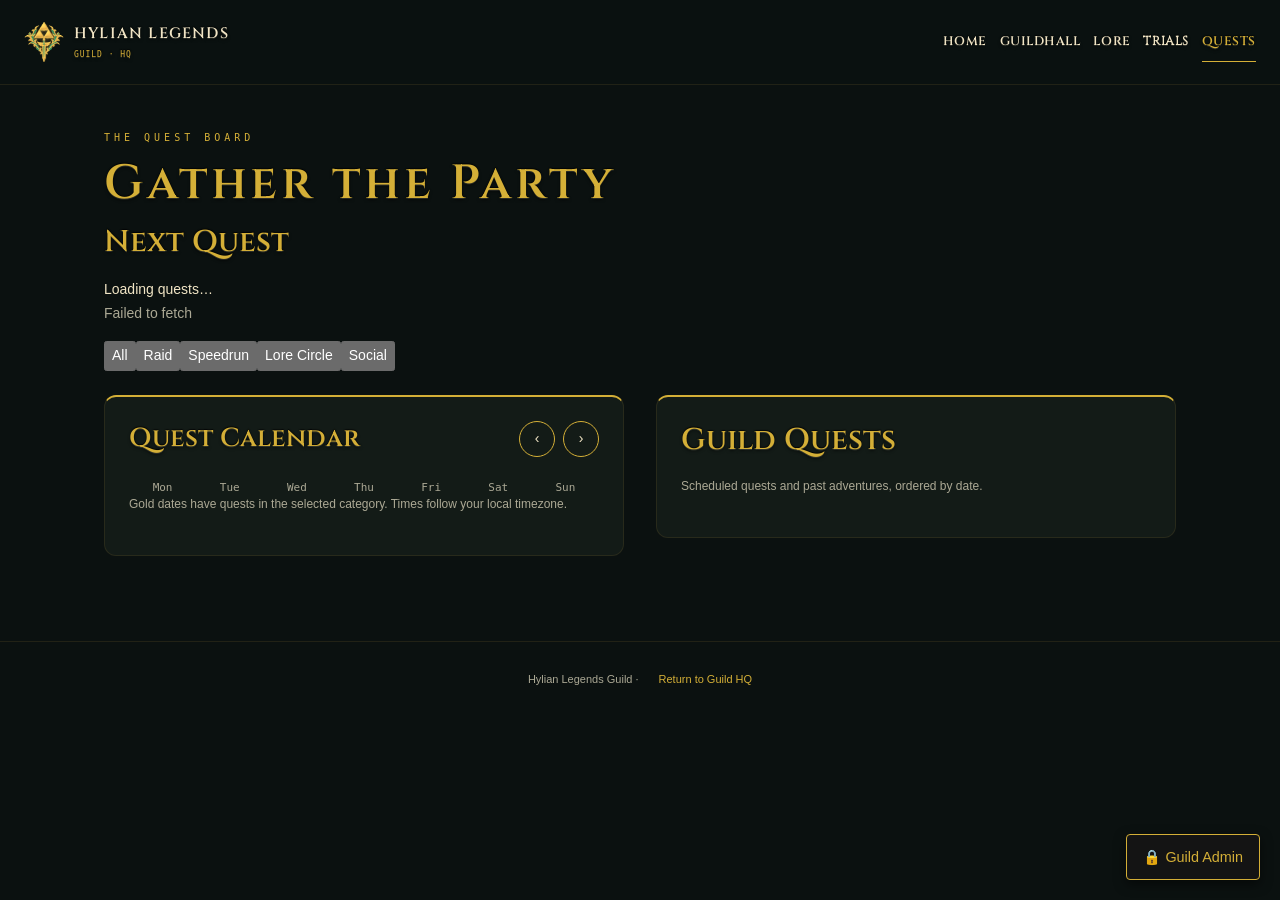
<file: quests.html>
<!doctype html>
<html lang="en"><head><meta charset="utf-8"><meta name="viewport" content="width=device-width,initial-scale=1"><meta name="theme-color" content="#0b1110"><title>Quest Board | Hylian Legends</title><link rel="stylesheet" href="style.css?v=admin-sanctuary-1"><style>
main{padding:45px 24px;max-width:1120px;margin:auto}h1{font-size:48px}.quest-toolbar{display:flex;justify-content:space-between;gap:15px;align-items:center}.quest-list article{background:#131b17;border:1px solid #d4af3733;padding:22px;margin:16px 0}.quest-list h3{margin:0 0 10px}button,input,select,textarea{font:inherit}button{cursor:pointer}dialog{width:min(960px,94vw);max-height:90vh;overflow:auto;background:#101713;color:#f1e5c5;border:1px solid #d4af37;border-radius:14px;padding:26px}dialog::backdrop{background:#000c}dialog label{display:block;margin:12px 0}dialog input:not([type=checkbox]),dialog select,dialog textarea{display:block;width:100%;background:#080e0b;color:#f1e5c5;border:1px solid #76632e;border-radius:6px;padding:10px;margin-top:6px}dialog textarea{min-height:110px}dialog button{margin:6px 6px 6px 0}.admin-fields{display:grid;grid-template-columns:1fr 1fr;gap:0 18px}.admin-fields .wide{grid-column:1/-1}.admin-list{max-height:240px;overflow:auto}.admin-row{padding:12px 0;border-bottom:1px solid #d4af3733;display:flex;justify-content:space-between;gap:12px;align-items:center}.admin-row span{overflow-wrap:anywhere}.admin-status{white-space:pre-wrap;color:#f1e5c5;padding:10px 0}.notice{font-size:12px;line-height:1.7}.admin-close{float:right}.quest-toast{position:fixed;bottom:80px;right:24px;max-width:min(500px,90vw);background:#16261b;color:#f1e5c5;border:1px solid #d4af37;padding:18px;z-index:30}[hidden]{display:none!important}:focus-visible{outline:2px solid #d4af37;outline-offset:4px}@media(max-width:650px){.admin-fields{grid-template-columns:1fr}.admin-row{flex-wrap:wrap}}
</style><script src="quests-board.js?v=quest-layout-4" defer></script><script src="quests-admin.js" defer></script><style id="trials-navigation-font">@font-face{font-family:HylianTrialsNav;src:url("assets/fonts/Cinzel-Regular.ttf") format("truetype");font-display:swap}body header nav a.trials-nav-link{font-family:HylianTrialsNav,serif!important;text-transform:uppercase}</style></head><body class="quests-page">
<header><div class="wrap nav"><a class="brand" href="index.html"><img class="brand-logo" src="assets/logo.png" width="48" height="48" alt=""><span>HYLIAN LEGENDS<small>GUILD · HQ</small></span></a><nav aria-label="Main navigation"><a href="index.html">Home</a><a href="guildhall.html">Guildhall</a><a href="lore.html">Lore</a><a class="trials-nav-link" href="trials.html">TRIALS</a><a href="quests.html" aria-current="page">Quests</a></nav></div></header>
<main><div class="quest-toolbar"><div><div class="micro">The Quest Board</div><h1>Gather the Party</h1></div></div><section aria-labelledby="next-label"><h2 id="next-label">Next Quest</h2><div id="quest-next" aria-live="polite">Loading quests…</div></section><p id="quest-load-status" role="status"></p><div id="quest-filters" class="filters"></div>
<div class="quest-board-container quest-board-main-layout"><section class="quest-calendar-card" aria-label="Quest calendar"><div class="calendar-head"><h2 id="month-label">Quest Calendar</h2><div class="calendar-controls"><button id="prev" type="button" aria-label="Previous month">&#8249;</button><button id="next" type="button" aria-label="Next month">&#8250;</button></div></div><div class="calendar-grid weekdays" aria-hidden="true"><span>Mon</span><span>Tue</span><span>Wed</span><span>Thu</span><span>Fri</span><span>Sat</span><span>Sun</span></div><div id="days" class="calendar-grid days" aria-label="Calendar dates"></div><p class="notice">Gold dates have quests in the selected category. Times follow your local timezone.</p></section><section class="upcoming-quests-card" aria-labelledby="quest-list-title"><h2 id="quest-list-title">Guild Quests</h2><p class="notice">Scheduled quests and past adventures, ordered by date.</p><div id="quest-public-list" class="quest-list upcoming-quests"></div></section></div></main>
<dialog id="quest-admin" aria-labelledby="admin-title">
<div class="admin-login-shell"><aside class="admin-login-sidebar sanctuary-visual-panel" aria-hidden="true"></aside><div class="admin-login-content">
<button id="admin-close" class="button outline admin-close" type="button">Close</button><div class="council-chamber-header"><img src="assets/admin-logo.png" alt="Guild Crest" width="48" decoding="async"><span>COUNCIL CHAMBER</span><h2 id="admin-title">SPEAK THE PASSWORD</h2></div><p id="admin-status" class="admin-status" role="status" aria-live="polite"></p>
<form id="admin-unlock"><label for="master-key">Enter Guild Master Key</label><input id="master-key" type="password" autocomplete="off" minlength="12" required><p id="unlock-help" class="notice"></p><label id="token-label">GitHub Personal Access Token<input id="github-token" type="password" autocomplete="off" spellcheck="false"></label><label><input id="remember-token" type="checkbox" checked> Remember encrypted token on this browser</label><p class="notice">Use a fine-grained PAT scoped only to greyadam/hylian-legends, with Contents: read and write, and a short expiry. The key encrypts your credential locally; GitHub permissions authorize writes. Anyone can open this interface. Same-origin scripts or extensions can access credentials while unlocked. Use only a trusted browser. Never share your key or token.</p><button class="button" type="submit">Unlock dashboard</button><button id="forget-token" class="button outline" type="button">Forget saved token</button></form>
<div id="admin-dashboard" hidden><div><button id="admin-refresh" type="button" class="button outline">Refresh quests</button><button id="admin-new" type="button" class="button outline">Add new quest</button><button id="admin-lock" type="button" class="button outline">Lock</button></div><h3>Quest List Manager</h3><div id="admin-list" class="admin-list"></div><h3 id="editor-title">Add New Quest</h3><form id="quest-editor"><div class="admin-fields"><label class="wide">Title<input name="title" required maxlength="160"></label><label>Category<select name="category"><option>Raid</option><option>Speedrun</option><option>Lore Circle</option><option>Social</option></select></label><label>Date &amp; Time<input name="datetime" type="datetime-local" required></label><label class="wide">Description<textarea name="description" required maxlength="5000"></textarea></label><label>Location<input name="location" required maxlength="200"></label><label>Difficulty<input name="difficulty" required maxlength="60" list="difficulties"></label></div><datalist id="difficulties"><option value="Casual"><option value="Normal"><option value="Hard"><option value="Expert"></datalist><p id="editor-timezone" class="notice"></p><p class="notice">The three migrated quests retain their original dates and 11:00 times, interpreted as UTC because the old board specified no timezone. Saving or deleting commits directly to main. Changes are public. A stale edit is rejected rather than overwriting another admin's changes.</p><button class="button" type="submit">Save quest to GitHub</button><button id="admin-cancel-edit" class="button outline" type="button">Cancel edit</button></form></div>
</div></div></dialog>
<div id="quest-toast" class="quest-toast" role="status" hidden></div><footer class="site-footer"><div class="wrap">Hylian Legends Guild · <a href="index.html">Return to Guild HQ</a></div></footer>
<button id="quest-admin-trigger" type="button" hidden>Admin trigger bridge</button>
<button id="open-admin-btn" class="guild-admin-float-btn" type="button" title="Open Quest Admin" aria-haspopup="dialog" aria-controls="quest-admin">&#128274; Guild Admin</button>
<script>document.getElementById('open-admin-btn').addEventListener('click',()=>document.getElementById('quest-admin-trigger').click());document.addEventListener('DOMContentLoaded',()=>{if(location.hash==='#admin')document.getElementById('open-admin-btn').click();});</script>
</body></html>
</file>
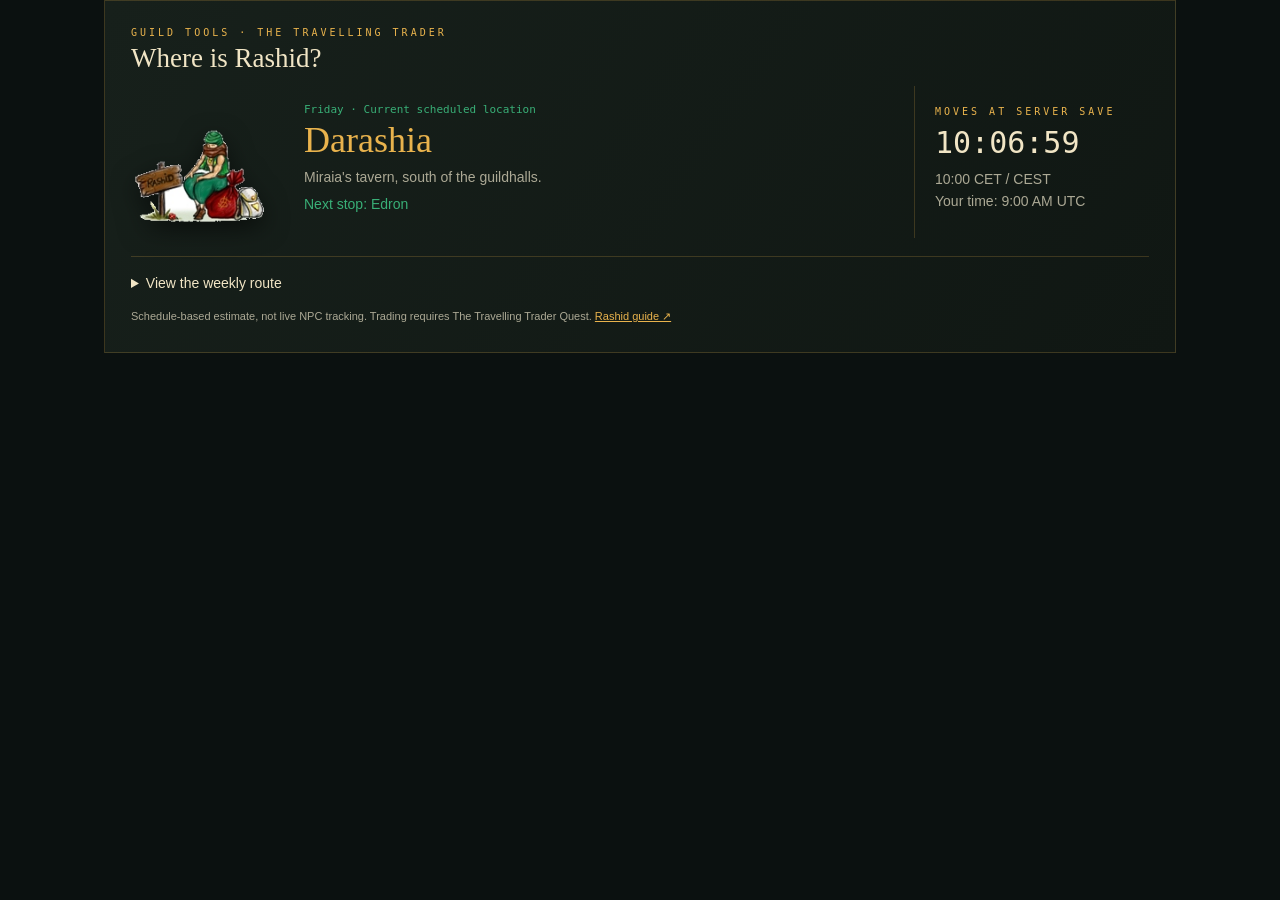
<file: rashid.html>
<!doctype html><html lang="en"><head><meta charset="utf-8"><meta name="viewport" content="width=device-width,initial-scale=1"><title>Rashid Location · Hylian Legends</title><style>
:root{color-scheme:dark;--gold:#e9b34d;--cream:#f1e5c5;--green:#39af77;--muted:#aca995}*{box-sizing:border-box}body{margin:0;background:#0b1110;color:var(--cream);font:14px/1.6 Arial,sans-serif}.widget{max-width:1072px;margin:auto;padding:26px;border:1px solid #e9b34d33;background:linear-gradient(125deg,#17201b,#101713)}.eyebrow{color:var(--gold);font:10px monospace;letter-spacing:3px;text-transform:uppercase}.layout{display:grid;grid-template-columns:145px 1fr 235px;gap:28px;align-items:center}.portrait{width:140px;height:140px;object-fit:contain;filter:drop-shadow(0 8px 12px #0008)}h1{font:27px Georgia,serif;margin:5px 0 12px}h2{font:36px Georgia,serif;color:var(--gold);margin:3px 0}p{margin:5px 0;color:var(--muted)}.status{font:11px monospace;color:var(--green)}.timer-box{padding:20px;border-left:1px solid #e9b34d33}.countdown{font:30px monospace;color:var(--cream);font-variant-numeric:tabular-nums;margin:8px 0}.next{color:var(--green)}details{border-top:1px solid #e9b34d33;margin-top:18px;padding-top:15px}summary{cursor:pointer;color:var(--cream)}.week{display:grid;grid-template-columns:repeat(7,1fr);gap:7px;margin-top:14px}.day{padding:10px 6px;text-align:center;border:1px solid #e9b34d22;font-size:12px}.day small{display:block;color:var(--muted);font:10px monospace;margin-bottom:5px}.day.current{border-color:var(--gold);background:#e9b34d12;color:var(--gold)}.note{font-size:11px;margin:14px 0 0}.note a{color:var(--gold)}@media(max-width:700px){.widget{padding:20px}.layout{grid-template-columns:85px 1fr;gap:14px}.portrait{width:85px;height:105px}h1{font-size:23px}h2{font-size:30px}.timer-box{grid-column:1/-1;border-left:0;border-top:1px solid #e9b34d33;padding:14px 0 0;display:flex;align-items:center;justify-content:space-between;gap:15px}.countdown{font-size:25px}.week{grid-template-columns:repeat(4,1fr)}.eyebrow{letter-spacing:2px;font-size:9px}}@media(max-width:360px){.week{grid-template-columns:repeat(2,1fr)}.timer-box{display:block}}
</style></head><body><article class="widget" aria-label="Rashid location finder"><div class="eyebrow">Guild tools · The travelling trader</div><h1>Where is Rashid?</h1><div class="layout"><img class="portrait" src="[data-uri]" alt="Rashid, the travelling trader" width="140" height="140"><div><div class="status" id="day">Calculating server day…</div><h2 id="city">—</h2><p id="place">Finding his scheduled stop.</p><p class="next" id="next">Next stop: —</p></div><div class="timer-box"><div><div class="eyebrow">Moves at server save</div><div id="countdown" class="countdown" aria-label="Time until next server save">--:--:--</div></div><p>10:00 CET / CEST<br><span id="local-time"></span></p></div></div><details id="schedule"><summary>View the weekly route</summary><div class="week" id="week"></div></details><p class="note">Schedule-based estimate, not live NPC tracking. Trading requires The Travelling Trader Quest. <a href="https://tibia.fandom.com/wiki/Rashid" target="_blank" rel="noopener noreferrer">Rashid guide ↗</a></p><noscript><p>Enable JavaScript for today's location. Weekly route: Monday Svargrond; Tuesday Liberty Bay; Wednesday Port Hope; Thursday Ankrahmun; Friday Darashia; Saturday Edron; Sunday Carlin.</p></noscript></article><script>
const route=[{day:'Sunday',city:'Carlin',place:'Depot, one floor above.'},{day:'Monday',city:'Svargrond',place:"Dankwart's tavern, south of the temple."},{day:'Tuesday',city:'Liberty Bay',place:"Lyonel's tavern, west of the depot."},{day:'Wednesday',city:'Port Hope',place:"Clyde's tavern, west of the depot."},{day:'Thursday',city:'Ankrahmun',place:"Arito's tavern, above the post office."},{day:'Friday',city:'Darashia',place:"Miraia's tavern, south of the guildhalls."},{day:'Saturday',city:'Edron',place:"Mirabell's tavern, above the depot."}];
const zone=new Intl.DateTimeFormat('en-GB',{timeZone:'Europe/Berlin',year:'numeric',month:'2-digit',day:'2-digit',hour:'2-digit',minute:'2-digit',second:'2-digit',hourCycle:'h23'});
function parts(d){return Object.fromEntries(zone.formatToParts(d).filter(p=>p.type!=='literal').map(p=>[p.type,Number(p.value)]))}
function berlinInstant(y,m,d,h){const target=Date.UTC(y,m-1,d,h);let t=target;for(let i=0;i<4;i++){const p=parts(new Date(t));t+=target-Date.UTC(p.year,p.month-1,p.day,p.hour,p.minute,p.second)}return new Date(t)}
let previous=-1;function update(){const now=new Date(),p=parts(now);const serverDate=new Date(Date.UTC(p.year,p.month-1,p.day));if(p.hour<10)serverDate.setUTCDate(serverDate.getUTCDate()-1);const idx=serverDate.getUTCDay(),current=route[idx],next=route[(idx+1)%7];const nextDate=new Date(Date.UTC(p.year,p.month-1,p.day));if(p.hour>=10)nextDate.setUTCDate(nextDate.getUTCDate()+1);const save=berlinInstant(nextDate.getUTCFullYear(),nextDate.getUTCMonth()+1,nextDate.getUTCDate(),10);const seconds=Math.max(0,Math.ceil((save-now)/1000));document.querySelector('#countdown').textContent=[Math.floor(seconds/3600),Math.floor(seconds/60)%60,seconds%60].map(n=>String(n).padStart(2,'0')).join(':');if(previous!==idx){document.querySelector('#day').textContent=current.day+' · Current scheduled location';document.querySelector('#city').textContent=current.city;document.querySelector('#place').textContent=current.place;document.querySelector('#next').textContent='Next stop: '+next.city;document.querySelector('#week').innerHTML=[1,2,3,4,5,6,0].map(i=>'<div class="day '+(i===idx?'current':'')+'" '+(i===idx?'aria-current="date"':'')+'><small>'+route[i].day+'</small>'+route[i].city+'</div>').join('');previous=idx}document.querySelector('#local-time').textContent='Your time: '+save.toLocaleTimeString([],{hour:'numeric',minute:'2-digit',timeZoneName:'short'});notifySize()}
let lastHeight=0;function notifySize(){const height=Math.ceil(document.documentElement.getBoundingClientRect().height);if(height!==lastHeight){lastHeight=height;parent.postMessage({type:'hylian-rashid-height',height},location.origin)}}
document.querySelector('#schedule').addEventListener('toggle',notifySize);window.addEventListener('resize',notifySize);window.addEventListener('load',notifySize);update();setInterval(update,1000);
</script></body></html>
</file>
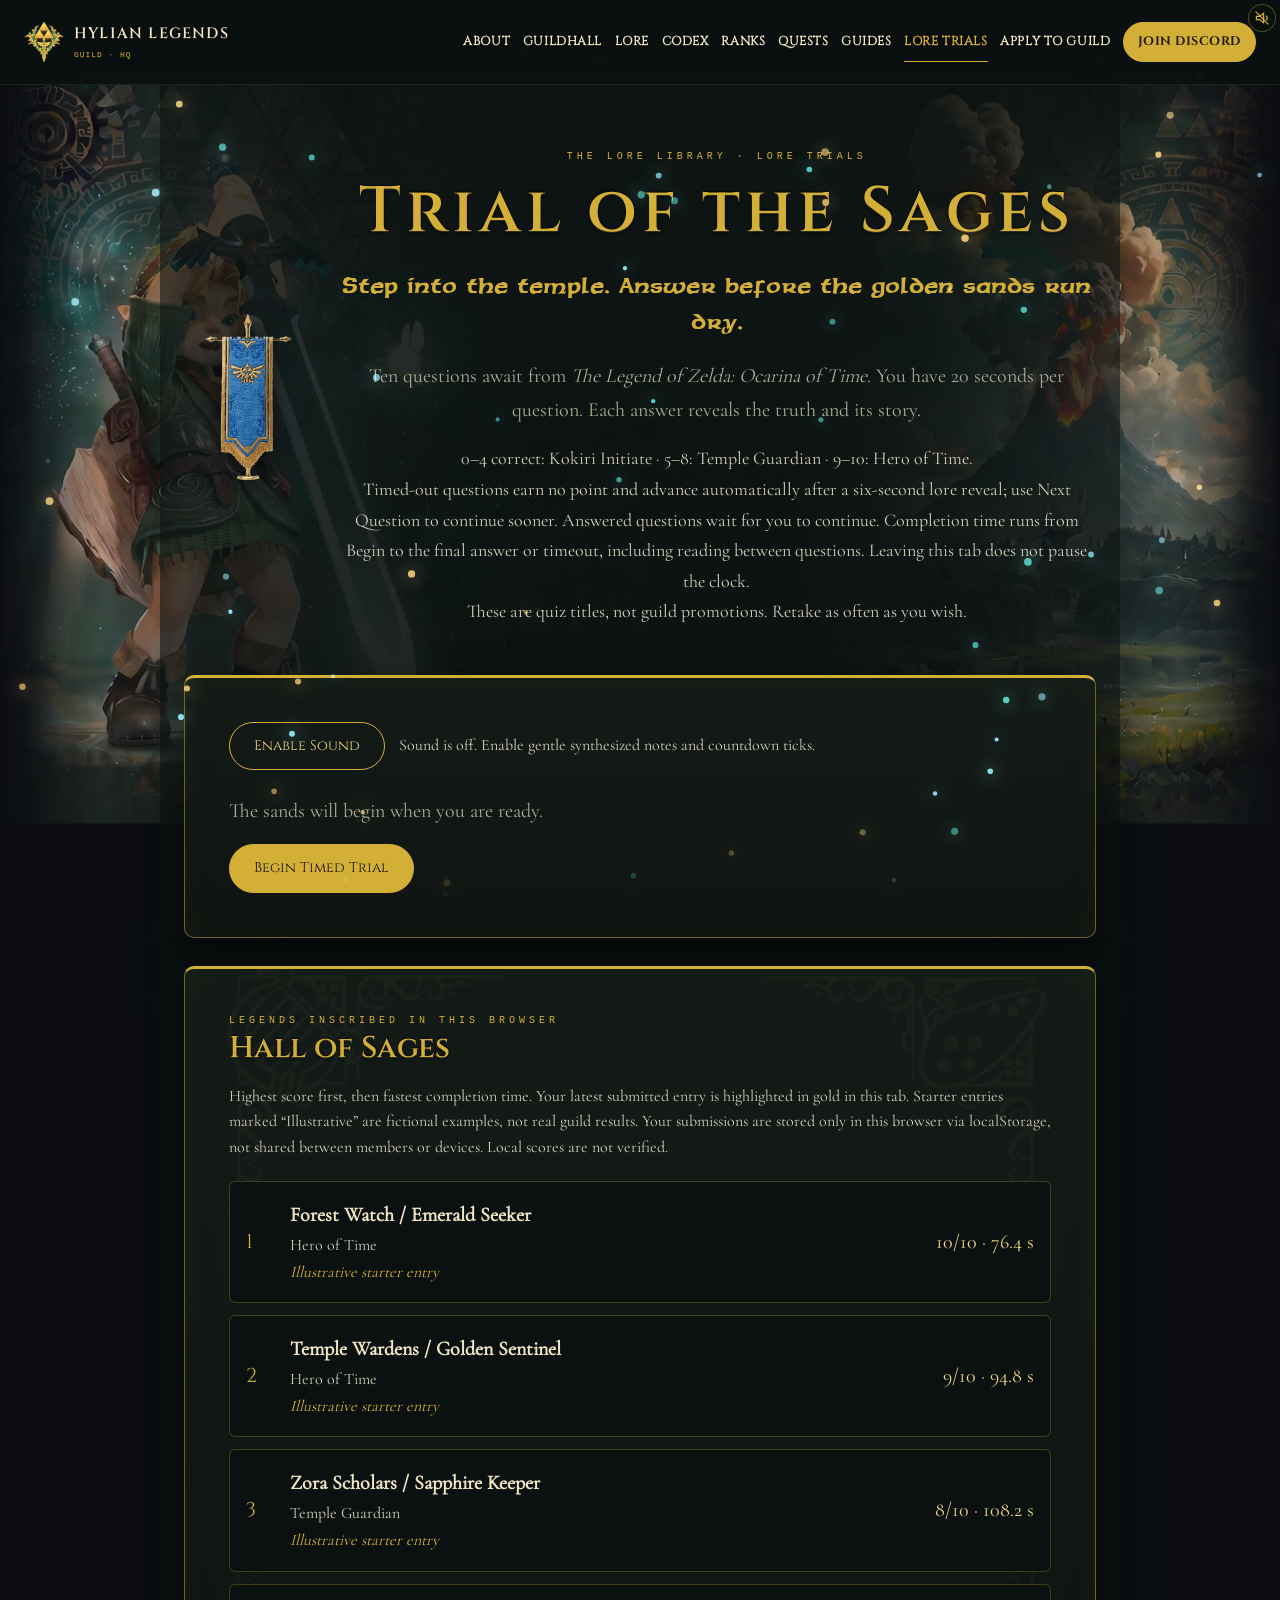
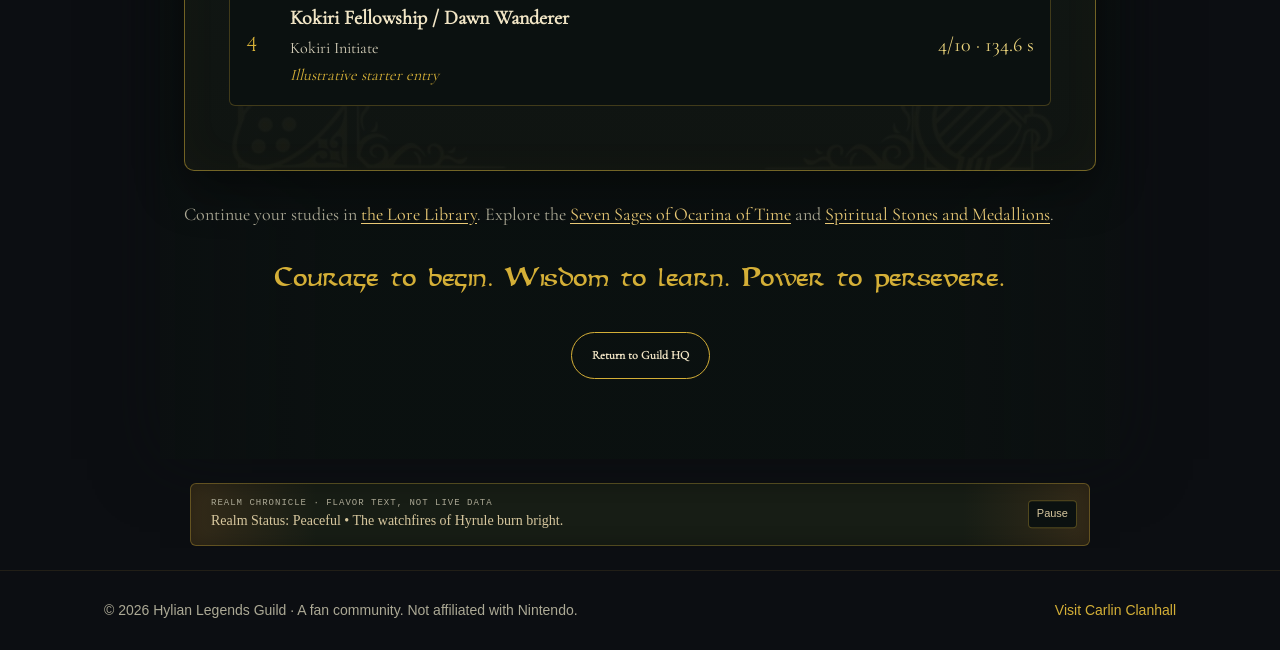
<file: trials.html>
<!doctype html>
<html lang="en">
<head>
<meta charset="utf-8">
<meta name="viewport" content="width=device-width,initial-scale=1">
<meta name="description" content="Take the timed Trial of the Sages: ten Ocarina of Time questions, Hylian ranks, and a browser-local Hall of Sages.">
<meta name="theme-color" content="#0b1110">
<title>Lore Trials | Hylian Legends</title>
<link rel="stylesheet" href="style.css">
<style>
@font-face{font-family:TrialCinzel;src:url('assets/fonts/Cinzel-Regular.ttf') format('truetype');font-display:swap}
@font-face{font-family:TrialCormorant;src:url('assets/fonts/CormorantGaramond-Regular.ttf') format('truetype');font-display:swap}
@font-face{font-family:TrialSherwood;src:url('assets/fonts/Sherwood-Regular.ttf') format('truetype');font-display:swap}
@font-face{font-family:TrialRavenna;src:url('assets/fonts/Ravenna.ttf') format('truetype');font-display:swap}
.trials-page{font:20px/1.7 TrialCormorant,Georgia,serif;background-color:#0c0e12;position:relative;isolation:isolate;color:#f1e5c5}
/* Only the decorative wallpaper is masked. Its box follows the contained image bounds. */
.trials-page::before{content:'';position:fixed;top:50%;left:50%;transform:translate(-50%,-50%);width:min(100vw,calc(100vh * var(--trial-wallpaper-ratio,1)));height:auto;aspect-ratio:var(--trial-wallpaper-ratio,1);z-index:-1;pointer-events:none;opacity:var(--trial-wallpaper-ready,0);background-image:linear-gradient(#0c0e1229,#0c0e125c),url('assets/trial-of-sages-wallpaper.png');background-size:100% 100%,contain;background-position:center center;background-repeat:no-repeat;-webkit-mask-image:linear-gradient(to right,transparent 0%,rgba(0,0,0,.15) 2%,rgba(0,0,0,.65) 5%,#000 8%,#000 92%,rgba(0,0,0,.65) 95%,rgba(0,0,0,.15) 98%,transparent 100%);mask-image:linear-gradient(to right,transparent 0%,rgba(0,0,0,.15) 2%,rgba(0,0,0,.65) 5%,#000 8%,#000 92%,rgba(0,0,0,.65) 95%,rgba(0,0,0,.15) 98%,transparent 100%);-webkit-mask-size:100% 100%;mask-size:100% 100%;-webkit-mask-repeat:no-repeat;mask-repeat:no-repeat}
/* Matching-color overlay fallback where CSS masking is unavailable. */
@supports not ((mask-image:linear-gradient(to right,transparent,#000)) or (-webkit-mask-image:linear-gradient(to right,transparent,#000))){.trials-page::before{background-image:linear-gradient(to right,#0c0e12 0%,#0c0e12d9 2%,#0c0e1259 5%,#0c0e1200 8%,#0c0e1200 92%,#0c0e1259 95%,#0c0e12d9 98%,#0c0e12 100%),linear-gradient(#0c0e1229,#0c0e125c),url('assets/trial-of-sages-wallpaper.png');background-size:100% 100%,100% 100%,contain}}
.trials-page [hidden]{display:none!important}
.trials-page header,.trials-page footer{font:14px/1.7 Arial,sans-serif}
.trials-page header .nav{height:auto;min-height:76px;flex-wrap:wrap}
.trials-page header nav>a:not(.button){font-family:TrialCinzel,serif!important;text-transform:uppercase}
.trials-page main{max-width:960px;margin:auto;padding:64px 24px 80px;min-width:0;background:linear-gradient(90deg,#0b1110a6,#0b1110db 18%,#0b1110db 82%,#0b1110a6);box-shadow:0 0 60px #0b111080}
.trial-intro{text-align:center;margin-bottom:32px}
.trials-page h1{font-size:clamp(32px,6vw,64px);overflow-wrap:break-word}
.trial-invocation{font:24px/1.5 TrialSherwood,serif;color:var(--gold);margin:20px 0}
.trial-motto{font:23px/1.6 TrialRavenna,serif;color:var(--gold);text-align:center;margin:30px 0}
.trial-rules,.trial-sources{font-size:18px;color:#d5cfb9}
.trial-card{padding:clamp(20px,5vw,44px);border:1px solid #d4af3780;border-top:3px solid #d4af37;border-radius:10px;background:linear-gradient(#141c18f5,#101512f5),url('assets/card-frame.jpeg') center/cover;box-shadow:0 16px 48px #0007,inset 0 0 45px #d4af3708;min-width:0}
.trial-meta{display:flex;justify-content:space-between;gap:12px;flex-wrap:wrap;color:#f1e5c5;font:12px/1.6 TrialCinzel,serif}
.trials-page progress{display:block;width:100%;height:10px;margin:18px 0 28px;accent-color:#d4af37;border:0;border-radius:8px;background:#29322c}
.trials-page progress::-webkit-progress-bar{background:#29322c;border-radius:8px}
.trials-page progress::-webkit-progress-value{background:#d4af37;border-radius:8px}
.trials-page progress::-moz-progress-bar{background:#d4af37;border-radius:8px}
.trials-page #trial-question{font-size:clamp(22px,3.5vw,30px);line-height:1.5;overflow-wrap:break-word}
.trial-options{display:grid;grid-template-columns:repeat(2,minmax(0,1fr));gap:14px;margin:24px 0}
.trial-option{display:flex;align-items:center;gap:12px;width:100%;min-height:64px;padding:16px;text-align:left;border:1px solid #a8925c80;border-radius:6px;background:#0b1110;color:#f1e5c5;font:20px/1.5 TrialCormorant,Georgia,serif;cursor:pointer;overflow-wrap:anywhere}
.trial-option:not(:disabled):hover{border-color:#d4af37;background:#26271b}
.trial-letter{flex-shrink:0;color:#d4af37;font:13px TrialCinzel,serif}
.trial-option:disabled{cursor:default;opacity:1}
.trial-option.is-correct{border:2px solid #d4af37;background:#143321;box-shadow:inset 4px 0 #78d59d}
.trial-option.is-incorrect{border:2px solid #f39488;background:#451d26;box-shadow:inset 4px 0 #c84662}
#trial-feedback{padding:18px;border-left:3px solid #d4af37;background:#0b1110;margin:20px 0;color:#f1e5c5}
#trial-feedback:empty{display:none}
.trial-button{display:inline-flex;align-items:center;justify-content:center;min-height:48px;padding:12px 24px;border:1px solid #d4af37;border-radius:28px;background:#d4af37;color:#171608;font:14px/1.6 TrialCinzel,serif;cursor:pointer}
.trials-page button:focus-visible,.trials-page input:focus-visible,.trials-page textarea:focus-visible,.trials-page [tabindex='-1']:focus-visible{outline:3px solid #fff0ba;outline-offset:5px}
.trial-button:disabled{opacity:.65;cursor:default}
.trial-review{padding-left:24px}
.trial-review li{padding:14px 0;border-bottom:1px solid #d4af3733}
.trial-review p{color:#d5cfb9;margin:6px 0}
#trial-rank{font-size:clamp(26px,5vw,42px)}
.trial-sources{margin-top:28px}
.trial-sources a{color:#e9c976;text-decoration:underline;text-underline-offset:3px}
.trial-clock{margin:12px 0 24px;padding:14px;border:1px solid #d4af3766;background:#0b1110;border-radius:6px;color:#efd77e}
.trial-clock-label{display:flex;align-items:center;gap:12px;font:14px/1.5 TrialCinzel,serif}
.trial-clock svg{width:30px;height:40px;flex-shrink:0;filter:drop-shadow(0 0 5px #d4af3766)}
.hourglass-top,.hourglass-bottom{transform-box:fill-box;transform-origin:center bottom}
.trial-clock.running .hourglass-top{animation:sand-empty 20s linear forwards}
.trial-clock.running .hourglass-bottom{animation:sand-fill 20s linear forwards}
.trial-clock.running .hourglass-stream{animation:sand-shimmer .7s ease-in-out infinite alternate}
@keyframes sand-empty{to{transform:scaleY(0)}}
@keyframes sand-fill{from{transform:scaleY(0)}to{transform:scaleY(1)}}
@keyframes sand-shimmer{from{opacity:.35}to{opacity:1}}
.trials-page #trial-sand{margin:10px 0 0;height:7px}
.trial-clock.urgent{border-color:#f39488;color:#ffb2a6}
.trial-clock.urgent #trial-sand{accent-color:#f39488}
.trial-result-crest{display:block;width:90px;height:90px;object-fit:contain;margin:12px auto 24px}
#trial-result.hero-earned .trial-result-crest{filter:drop-shadow(0 0 10px #d4af37) drop-shadow(0 0 26px #f2cd6277);animation:hero-crest-glow 3s ease-in-out infinite alternate}
@keyframes hero-crest-glow{to{filter:drop-shadow(0 0 15px #ffe192) drop-shadow(0 0 38px #d4af3799)}}
#trial-result.hero-earned #trial-rank{color:#ffe192;text-shadow:0 0 18px #d4af3766}
.trial-save-form{display:grid;gap:12px;margin:26px 0;padding:20px;border:1px solid #d4af3766;border-radius:6px;background:#0b1110}
.trial-save-form input{width:100%;min-width:0;min-height:48px;padding:10px 12px;border:1px solid #a8925c;border-radius:4px;background:#141c18;color:#f1e5c5;font:20px TrialCormorant,serif}
.trial-save-form label{color:#efd77e}
.trial-note{font:16px/1.6 TrialCormorant,Georgia,serif;color:#d5cfb9}
.hall-panel{margin-top:28px}
.hall-list{display:grid;gap:12px;padding-left:0;list-style:none;counter-reset:sages}
.hall-entry{counter-increment:sages;display:grid;grid-template-columns:32px minmax(0,1fr) auto;gap:12px;padding:16px;border:1px solid #d4af3744;border-radius:6px;background:#0b1110;align-items:center}
.hall-entry::before{content:counter(sages);color:#d4af37;font-family:TrialCinzel,serif}
.hall-entry strong{display:block;color:#f1e5c5;overflow-wrap:anywhere}
.hall-entry small{display:block;color:#d5cfb9;font-size:16px}
.hall-score{color:#efd77e;text-align:right;white-space:nowrap}
.hall-example{color:#d4af37!important;font-style:italic}
.hall-entry.is-player{border-color:#efd77e;background:#242719;box-shadow:inset 3px 0 #d4af37,0 0 18px #d4af3722}
.hall-player{color:#efd77e!important;font-family:TrialCinzel,serif}
.trial-tools{display:flex;align-items:center;gap:14px;flex-wrap:wrap;margin:0 0 24px}
.trial-tools .trial-note{margin:0;flex:1;min-width:180px}
.trial-secondary{background:transparent;color:#efd77e}
.trial-share{margin:24px 0;padding:20px;border:1px solid #d4af3755;border-radius:6px;background:#0b1110}
#trial-copy-text{display:block;width:100%;max-width:100%;min-height:190px;margin-top:10px;padding:12px;border:1px solid #d4af37;border-radius:4px;background:#141c18;color:#f1e5c5;font:14px/1.6 monospace;resize:vertical}
.trial-sr-only{position:absolute;width:1px;height:1px;padding:0;margin:-1px;overflow:hidden;clip-path:inset(50%);white-space:nowrap;border:0}
@media(max-width:960px){.trials-page header .nav{justify-content:center}.trials-page header nav{justify-content:center}}
@media(max-width:600px){.trials-page header{position:static}.trials-page main{padding:36px 16px 52px}.trial-options{grid-template-columns:minmax(0,1fr)}.trial-button{width:100%}.trial-option{min-height:56px}.trial-card{padding:20px 16px}.hall-entry{grid-template-columns:24px minmax(0,1fr);gap:8px}.hall-score{grid-column:2;text-align:left}.trial-save-form{padding:16px}}
@media(prefers-reduced-motion:reduce){.trials-page *{scroll-behavior:auto!important;animation:none!important;transition:none!important}}
</style>
<link rel="stylesheet" href="assets/vertical-banners.css">
<link rel="stylesheet" href="assets/atmosphere.css">
<script src="assets/atmosphere.js" defer></script>
</head>
<body class="trials-page">
<a class="skip" href="#main">Skip to content</a>
<header><div class="wrap nav"><a class="brand" href="index.html"><img class="brand-logo" src="assets/logo.png" alt="" width="48" height="48"><span>HYLIAN LEGENDS<small>GUILD · HQ</small></span></a><nav aria-label="Main navigation"><a href="about.html">ABOUT</a><a href="guildhall.html">GUILDHALL</a><a href="lore.html">LORE</a><a href="index.html#codex">CODEX</a><a href="index.html#ranks">RANKS</a><a href="index.html#quests">QUESTS</a><a href="index.html#guides">GUIDES</a><a href="trials.html" aria-current="page">LORE TRIALS</a><a href="https://www.tibia.com/community/?subtopic=guilds&amp;page=view&amp;GuildName=Hylian+Legends&amp;character=Linkmupi&amp;action=characters">APPLY TO GUILD</a><a class="button" href="https://discord.gg/avApuUXfN9" target="_blank" rel="noopener noreferrer">JOIN DISCORD</a></nav></div></header>
<main id="main">
<div class="royal-banner-layout royal-trial-intro">
<img class="royal-vertical-banner" src="assets/vertical-banner.png" alt="" aria-hidden="true" loading="lazy" decoding="async">
<div class="trial-intro royal-banner-content"><div class="micro">The Lore Library · Lore Trials</div><h1>Trial of the Sages</h1><p class="trial-invocation">Step into the temple. Answer before the golden sands run dry.</p><p>Ten questions await from <em>The Legend of Zelda: Ocarina of Time</em>. You have 20 seconds per question. Each answer reveals the truth and its story.</p><p class="trial-rules">0–4 correct: Kokiri Initiate · 5–8: Temple Guardian · 9–10: Hero of Time.<br>Timed-out questions earn no point and advance automatically after a six-second lore reveal; use Next Question to continue sooner. Answered questions wait for you to continue. Completion time runs from Begin to the final answer or timeout, including reading between questions. Leaving this tab does not pause the clock.<br>These are quiz titles, not guild promotions. Retake as often as you wish.</p></div>
</div>
<section class="trial-card" aria-label="Interactive lore trial">
<div id="trial-audio-tools" class="trial-tools" hidden><button id="trial-sound" class="trial-button trial-secondary" type="button" aria-pressed="false" aria-describedby="trial-sound-status">Enable Sound</button><p id="trial-sound-status" class="trial-note" role="status">Sound is off. Enable gentle synthesized notes and countdown ticks.</p></div>
<p id="trial-loading">Preparing the trial…</p><noscript><p>Enable JavaScript to take the interactive trial. You can still explore <a href="lore.html">the Lore Library</a>.</p></noscript>
<div id="trial-ready" hidden><p>The sands will begin when you are ready.</p><button id="trial-start" class="trial-button" type="button">Begin Timed Trial</button></div>
<div id="trial-play" hidden><div class="trial-meta"><span id="trial-count"></span><span id="trial-score"></span></div><progress id="trial-progress" max="10" value="0" aria-label="Questions answered"></progress>
<div id="trial-clock" class="trial-clock"><div class="trial-clock-label"><svg viewBox="0 0 32 44" aria-hidden="true" focusable="false"><path d="M5 2h22M5 42h22M8 4v6c0 6 4 9 8 12-4 3-8 6-8 12v6m16-36v6c0 6-4 9-8 12 4 3 8 6 8 12v6" fill="none" stroke="#d4af37" stroke-width="2"/><path class="hourglass-top" d="M10 10h12l-6 9z" fill="#efd77e"/><path class="hourglass-bottom" d="M10 37h12l-6-9z" fill="#d4af37"/><path class="hourglass-stream" d="M16 21v10" stroke="#efd77e" stroke-dasharray="1 2"/></svg><span id="trial-countdown" role="timer" aria-live="off">20 seconds remaining</span></div><progress id="trial-sand" max="20" value="20" aria-label="Time remaining for this question"></progress></div>
<p id="trial-timer-warning" class="trial-sr-only" role="status" aria-live="polite"></p><h2 id="trial-question" tabindex="-1"></h2><div id="trial-options" class="trial-options" role="group" aria-labelledby="trial-question"></div><p id="trial-feedback" role="status" aria-live="polite" aria-atomic="true"></p><button id="trial-next" class="trial-button" type="button" hidden>Next Question</button></div>
<div id="trial-result" hidden><div class="micro">The sages have spoken</div><img class="trial-result-crest" src="assets/logo.png" width="90" height="90" alt="Hylian Legends crest"><h2 id="trial-rank" tabindex="-1"></h2><p id="trial-final-score"></p><p id="trial-final-time"></p><p id="trial-rank-message"></p>
<div class="trial-share"><button id="trial-copy" class="trial-button" type="button">Copy Discord Summary</button><p id="trial-copy-status" class="trial-note" role="status" aria-live="polite"></p><div id="trial-copy-fallback" hidden><label for="trial-copy-text" class="trial-note">Trial certificate — select and copy this text manually</label><textarea id="trial-copy-text" readonly spellcheck="false"></textarea></div><p class="trial-note">Copies text only. Nothing is posted to Discord automatically.</p></div>
<form id="trial-save-form" class="trial-save-form"><label for="trial-name">Guild Name / Character Name</label><input id="trial-name" name="character" type="text" minlength="2" maxlength="48" required autocomplete="off" aria-describedby="trial-save-help"><p id="trial-save-help" class="trial-note">Save this result to this browser’s Hall of Sages. Use a character or guild name, not private personal information. One submission per completed attempt.</p><button id="trial-save" class="trial-button" type="submit">Inscribe My Legend</button><p id="trial-save-status" class="trial-note" role="status" aria-live="polite"></p></form>
<button id="trial-retake" class="trial-button" type="button">Retake Trial</button><h3>Your Trial Reviewed</h3><ol id="trial-review" class="trial-review"></ol></div>
</section>
<section class="trial-card hall-panel" aria-labelledby="hall-title"><div class="micro">Legends inscribed in this browser</div><h2 id="hall-title">Hall of Sages</h2><p class="trial-note">Highest score first, then fastest completion time. Your latest submitted entry is highlighted in gold in this tab. Starter entries marked “Illustrative” are fictional examples, not real guild results. Your submissions are stored only in this browser via localStorage, not shared between members or devices. Local scores are not verified.</p><p id="hall-storage-status" class="trial-note" role="status"></p><ol id="hall-list" class="hall-list" aria-label="Hall of Sages standings"></ol><noscript><p>Enable JavaScript to view the local standings.</p></noscript></section>
<aside class="trial-sources" aria-label="Lore references"><p>Continue your studies in <a href="lore.html">the Lore Library</a>. Explore the <a href="https://zelda-archive.fandom.com/wiki/Seven_Sages_(Ocarina_of_Time)" target="_blank" rel="noopener noreferrer">Seven Sages of Ocarina of Time</a> and <a href="https://zeldacentral.com/games/ocarina-of-time/guides/medallions-and-spiritual-stones/" target="_blank" rel="noopener noreferrer">Spiritual Stones and Medallions</a>.</p></aside><p class="trial-motto">Courage to begin. Wisdom to learn. Power to persevere.</p><div class="page-actions"><a class="button outline" href="index.html">Return to Guild HQ</a></div>
</main>
<footer><div class="wrap"><span>© 2026 Hylian Legends Guild · A fan community. Not affiliated with Nintendo.</span><a href="guildhall.html">Visit Carlin Clanhall</a></div></footer>
<script>
(() => {
'use strict';
// Use the actual image ratio so the CSS fade follows its edges even on ultra-wide screens.
// CSS handles viewport resizing; this loader does not interact with the trial timer.
const wallpaper = new Image();
wallpaper.onload = () => {
 if (wallpaper.naturalWidth > 0 && wallpaper.naturalHeight > 0) {
  document.body.style.setProperty('--trial-wallpaper-ratio',String(wallpaper.naturalWidth / wallpaper.naturalHeight));
  document.body.style.setProperty('--trial-wallpaper-ready','1');
 }
};
wallpaper.onerror = () => document.body.style.setProperty('--trial-wallpaper-ready','0');
wallpaper.src = 'assets/trial-of-sages-wallpaper.png';
const questions = [
['Who awakens as the Sage of Forest?', ['Ruto','Nabooru','Impa','Saria'],3,'Saria, Link’s childhood friend from Kokiri Forest, awakens as the Sage of Forest.'],
['Who is the Sage of Fire?', ['Darunia','Rauru','Saria','Ruto'],0,'Darunia, leader of the Gorons, awakens as the Sage of Fire and grants the Fire Medallion.'],
['Who awakens as the Sage of Water?', ['Zelda','Saria','Princess Ruto','Nabooru'],2,'Princess Ruto of the Zora awakens as the Sage of Water and grants the Water Medallion.'],
['Which sage represents Shadow?', ['Darunia','Impa','Nabooru','Rauru'],1,'Impa, Zelda’s Sheikah attendant, awakens as the Sage of Shadow.'],
['Who is the Sage of Spirit?', ['Ruto','Saria','Zelda','Nabooru'],3,'Nabooru, the Gerudo who opposes Ganondorf, awakens as the Sage of Spirit.'],
['Which sage gives Link the Light Medallion?', ['Rauru','Darunia','Impa','Nabooru'],0,'Rauru is the Sage of Light. He meets Link in the Chamber of Sages and gives him the Light Medallion.'],
['Who leads the sages and reveals that she has been disguised as Sheik?', ['Saria','Impa','Princess Zelda','Princess Ruto'],2,'Princess Zelda reveals her identity as Sheik and her role as the seventh sage and leader of the sages.'],
['Which Spiritual Stone is associated with the Kokiri?', ['Goron’s Ruby','Kokiri’s Emerald','Zora’s Sapphire','Forest Medallion'],1,'Kokiri’s Emerald is the Spiritual Stone of the Forest. Spiritual Stones belong to child Link’s quest; the Forest Medallion is a different relic.'],
['Which Spiritual Stone is associated with the Gorons?', ['Goron’s Ruby','Kokiri’s Emerald','Zora’s Sapphire','Fire Medallion'],0,'Goron’s Ruby is the Spiritual Stone of Fire. It is one of the three Spiritual Stones, not the Fire Medallion.'],
['Which Spiritual Stone is associated with the Zora?', ['Water Medallion','Kokiri’s Emerald','Goron’s Ruby','Zora’s Sapphire'],3,'Zora’s Sapphire is the Spiritual Stone of Water. Together with the Emerald and Ruby, it forms the trio collected during child Link’s adventure.']
];
const $ = id => document.getElementById(id);
const LIMIT = 20000, REVEAL = 6000, STORAGE_KEY = 'hylian-legends.hall-of-sages.v1';
let index = 0, score = 0, locked = false, answers = [], running = false, completed = false, submitted = false;
let startedAt = 0, deadline = 0, completionSeconds = 0, ticker = null, advanceTimer = null, warned = false;
let lastTickSecond = 6, attempt = 0, certificate = '';
const rankFor = points => points >= 9 ? 'Hero of Time' : points >= 5 ? 'Temple Guardian' : 'Kokiri Initiate';
const sortEntries = entries => entries.sort((a,b) => b.score - a.score || a.time - b.time || a.name.localeCompare(b.name));
// All sounds are synthesized locally; no audio downloads, copyrighted recordings or network calls.
const audio = (() => {
 let context = null, master = null, enabled = false;
 const voices = new Set();
 function status(text) { $('trial-sound-status').textContent = text; }
 function unavailable() { enabled = false; $('trial-sound').setAttribute('aria-pressed','false'); $('trial-sound').textContent = 'Enable Sound'; status('Audio is unavailable or blocked. The trial remains fully playable without sound.'); }
 function unlock() {
  if (!enabled) return;
  try {
   if (!context) { const Engine = window.AudioContext || window.webkitAudioContext; if (!Engine) { unavailable(); return; } context = new Engine(); master = context.createGain(); master.gain.value = .16; master.connect(context.destination); }
   if (context.state === 'suspended') context.resume().catch(unavailable);
  } catch (_) { unavailable(); }
 }
 function silence() { for (const voice of voices) { try { voice.stop(); } catch (_) {} } voices.clear(); }
 function tone(hz,delay = 0,duration = .2,volume = .3,type = 'sine') {
  if (!enabled || !context || context.state !== 'running' || document.hidden) return;
  try {
   const oscillator = context.createOscillator(), gain = context.createGain(), when = context.currentTime + delay;
   oscillator.type = type; oscillator.frequency.value = hz; gain.gain.setValueAtTime(0,when); gain.gain.linearRampToValueAtTime(volume,when + .015); gain.gain.exponentialRampToValueAtTime(.0001,when + duration);
   oscillator.connect(gain); gain.connect(master); voices.add(oscillator);
   oscillator.onended = () => { voices.delete(oscillator); oscillator.disconnect(); gain.disconnect(); };
   oscillator.start(when); oscillator.stop(when + duration + .03);
  } catch (_) {}
 }
 function play(kind) {
  if (kind === 'tick') { tone(880,0,.065,.10,'triangle'); return; }
  if (kind === 'select') { tone(659.25,0,.18,.22); tone(1318.5,0,.12,.025); return; }
  const notes = kind === 'complete' ? [523.25,659.25,783.99,1046.5] : [659.25,783.99,1046.5];
  notes.forEach((hz,i) => tone(hz,.07 + i * .13,.32,.22));
 }
 $('trial-sound').addEventListener('click',() => {
  enabled = !enabled; $('trial-sound').setAttribute('aria-pressed',String(enabled)); $('trial-sound').textContent = enabled ? 'Mute Sound' : 'Enable Sound';
  if (enabled) { status('Sound enabled: gentle ocarina-style notes, fanfares and final-five-second ticks.'); unlock(); if (context) context.resume().then(() => play('select')).catch(unavailable); }
  else { silence(); status('Sound is off. The timer and trial continue unchanged.'); }
 });
 return {unlock,play,silence};
})();
const starters = [
 {name:'Forest Watch / Emerald Seeker',score:10,time:76.4,example:true},
 {name:'Temple Wardens / Golden Sentinel',score:9,time:94.8,example:true},
 {name:'Zora Scholars / Sapphire Keeper',score:8,time:108.2,example:true},
 {name:'Kokiri Fellowship / Dawn Wanderer',score:4,time:134.6,example:true}
];
let sessionEntries = [], currentEntryId = '';
try { currentEntryId = sessionStorage.getItem(STORAGE_KEY + '.current') || ''; } catch (_) {}
function validEntries(value) {
 if (!Array.isArray(value)) return [];
 return value.filter(e => e && typeof e.name === 'string' && e.name.trim().length >= 2 && e.name.length <= 48 && Number.isInteger(e.score) && e.score >= 0 && e.score <= 10 && Number.isFinite(e.time) && e.time >= 0 && e.time <= 864000).map(e => ({id:typeof e.id === 'string' && e.id.length <= 120 ? e.id : `legacy:${e.name}:${e.score}:${e.time}`,name:e.name.trim(),score:e.score,time:e.time,rank:rankFor(e.score)}));
}
// Cloud hook: replace load/save with authenticated API calls, validate names and scores
// server-side, and use server-authoritative timing before offering shared rankings.
// IDs identify local attempts only; they are not authentication or score verification.
const leaderboardStore = {
 load() {
  try { const raw = localStorage.getItem(STORAGE_KEY); sessionEntries = raw ? sortEntries(validEntries(JSON.parse(raw))) : sessionEntries; return sessionEntries; }
  catch (_) { $('hall-storage-status').textContent = 'Persistent storage is unavailable or unreadable. New results will remain in this page session only unless saving becomes available.'; return sessionEntries; }
 },
 save(entries) {
  sessionEntries = sortEntries(validEntries(entries));
  try { localStorage.setItem(STORAGE_KEY,JSON.stringify(sessionEntries)); $('hall-storage-status').textContent = ''; return true; }
  catch (_) { $('hall-storage-status').textContent = 'Storage is blocked or full. This page can show your result for this session, but it may disappear after reload.'; return false; }
 }
};
function renderHall(entries = leaderboardStore.load()) {
 $('hall-list').replaceChildren();
 sortEntries([...starters,...entries]).forEach(entry => {
  const item = document.createElement('li'), identity = document.createElement('div'), name = document.createElement('strong'), rank = document.createElement('small'), stats = document.createElement('div');
  item.className = 'hall-entry'; name.textContent = entry.name; rank.textContent = rankFor(entry.score); identity.append(name,rank);
  if (entry.example) { const mark = document.createElement('small'); mark.className = 'hall-example'; mark.textContent = 'Illustrative starter entry'; identity.append(mark); }
  if (!entry.example && currentEntryId && entry.id === currentEntryId) { item.classList.add('is-player'); const badge = document.createElement('small'); badge.className = 'hall-player'; badge.textContent = 'Your latest result'; identity.append(badge); }
  stats.className = 'hall-score'; stats.textContent = `${entry.score}/10 · ${entry.time.toFixed(1)} s`; item.append(identity,stats); $('hall-list').append(item);
 });
}
function clearTimers() { clearInterval(ticker); clearTimeout(advanceTimer); ticker = null; advanceTimer = null; $('trial-clock').classList.remove('running'); }
function paintClock(ms) {
 const seconds = Math.ceil(ms / 1000);
 $('trial-countdown').textContent = `${seconds} second${seconds === 1 ? '' : 's'} remaining`;
 $('trial-sand').value = ms / 1000; $('trial-clock').classList.toggle('urgent',ms <= 5000);
}
function tick() {
 if (!running || locked) return;
 const remaining = Math.max(0,deadline - performance.now());
 paintClock(remaining);
 const whole = Math.ceil(remaining / 1000);
 if (whole > 0 && whole <= 5 && whole !== lastTickSecond) { lastTickSecond = whole; audio.play('tick'); }
 if (!warned && remaining <= 5000 && remaining > 0) { warned = true; $('trial-timer-warning').textContent = 'Five seconds or less remain for this question.'; }
 if (remaining === 0) settle(null);
}
function render(focus) {
 clearTimers(); locked = false; warned = false; lastTickSecond = 6;
 const q = questions[index];
 $('trial-count').textContent = `Question ${index + 1} of ${questions.length}`; $('trial-score').textContent = `Score: ${score} / ${questions.length}`;
 $('trial-progress').value = index; $('trial-question').textContent = q[0];
 $('trial-feedback').textContent = ''; $('trial-timer-warning').textContent = ''; $('trial-options').replaceChildren();
 $('trial-next').hidden = true; $('trial-next').textContent = index === questions.length - 1 ? 'Reveal My Rank' : 'Next Question';
 q[1].forEach((text,choice) => {
  const button = document.createElement('button'), letter = document.createElement('span'), label = document.createElement('span');
  button.type = 'button'; button.className = 'trial-option'; letter.className = 'trial-letter'; letter.textContent = 'ABCD'[choice]; letter.setAttribute('aria-hidden','true');
  label.textContent = text; button.append(letter,label); button.addEventListener('click',() => { if (running && !locked) { audio.unlock(); audio.play('select'); settle(choice); } }); $('trial-options').append(button);
 });
 paintClock(LIMIT); void $('trial-clock').offsetWidth;
 $('trial-clock').classList.add('running'); deadline = performance.now() + LIMIT; ticker = setInterval(tick,100);
 if (focus) $('trial-question').focus();
}
function settle(choice) {
 if (!running || locked) return;
 const now = performance.now(); if (now >= deadline) choice = null;
 locked = true; clearTimers();
 const q = questions[index], timedOut = choice === null, correct = choice === q[2];
 answers.push(choice); if (correct) { score++; audio.play('correct'); }
 paintClock(timedOut ? 0 : Math.max(0,deadline - now));
 Array.from($('trial-options').children).forEach((button,option) => {
  button.disabled = true;
  if (option === q[2]) { button.classList.add('is-correct'); button.lastChild.textContent += ' — Correct answer'; }
  else if (option === choice) { button.classList.add('is-incorrect'); button.lastChild.textContent += ' — Your answer (incorrect)'; }
 });
 $('trial-feedback').textContent = (timedOut ? `Time ran out. No point awarded. The correct answer is ${q[1][q[2]]}. ` : correct ? 'Correct. ' : `Incorrect. The correct answer is ${q[1][q[2]]}. `) + q[3] + (timedOut ? ' Continuing automatically in six seconds; use the button to continue sooner.' : '');
 $('trial-score').textContent = `Score: ${score} / ${questions.length}`; $('trial-progress').value = index + 1;
 if (index === questions.length - 1) completionSeconds = Math.round((now - startedAt) / 100) / 10;
 $('trial-next').hidden = false; $('trial-next').focus();
 if (timedOut) { const questionIndex = index; advanceTimer = setTimeout(() => { if (running && locked && index === questionIndex) advance(); },REVEAL); }
}
function advance() {
 if (!running || !locked) return; clearTimers();
 if (index === questions.length - 1) finish(); else { index++; render(true); }
}
function finish() {
 clearTimers(); running = false; completed = true; audio.play('complete');
 $('trial-play').hidden = true; $('trial-result').hidden = false; $('trial-result').classList.toggle('hero-earned',score >= 9);
 $('trial-rank').textContent = rankFor(score);
 $('trial-final-score').textContent = `You answered ${score} of ${questions.length} questions correctly (${score * 10}%).`;
 $('trial-final-time').textContent = `Total completion time: ${completionSeconds.toFixed(1)} seconds. Equal scores are ranked by fastest time.`;
 $('trial-rank-message').textContent = score >= 9 ? 'You are a true Hero of Time! The golden light of Hyrule answers your wisdom and courage.' : score >= 5 ? 'Steadfast Temple Guardian, you keep the ancient wisdom alive. The next legend is yours to uncover.' : 'Kokiri Initiate, every great hero begins beneath the forest canopy. Let curiosity guide your next journey.';
 certificate = ['**Hylian Legends — Trial of the Sages**',`> Rank: **${rankFor(score)}**`,`> Score: **${score}/10**`,`> Completion time: **${completionSeconds.toFixed(1)} seconds**`,'*10 Ocarina of Time lore questions · 20 seconds per question*','*Personal trial result — not a verified guild ranking.*'].join('\n');
 $('trial-copy-text').value = certificate; $('trial-copy-status').textContent = ''; $('trial-copy-fallback').hidden = true; $('trial-copy').disabled = false;
 $('trial-save-form').reset(); $('trial-save').disabled = false; $('trial-save-status').textContent = ''; $('trial-review').replaceChildren();
 questions.forEach((q,i) => {
  const item = document.createElement('li'), title = document.createElement('strong'), detail = document.createElement('p'), explanation = document.createElement('p');
  title.textContent = q[0]; const chosen = answers[i];
  detail.textContent = `${chosen === null ? 'Timed out — no answer selected' : chosen === q[2] ? 'Correct — Your answer: ' + q[1][chosen] : 'Incorrect — Your answer: ' + q[1][chosen]}. Correct answer: ${q[1][q[2]]}.`;
  explanation.textContent = q[3]; item.append(title,detail,explanation); $('trial-review').append(item);
 });
 $('trial-rank').focus();
}
function start() {
 audio.unlock(); audio.silence(); clearTimers(); attempt++; certificate = '';
 index = 0; score = 0; locked = false; answers = []; completed = false; submitted = false; completionSeconds = 0; running = true;
 $('trial-ready').hidden = true; $('trial-result').hidden = true; $('trial-play').hidden = false; startedAt = performance.now(); render(true);
}
$('trial-start').addEventListener('click',start); $('trial-retake').addEventListener('click',start); $('trial-next').addEventListener('click',() => { audio.unlock(); advance(); });
$('trial-copy').addEventListener('click',async () => {
 if (!completed || !certificate) return;
 const version = attempt, text = certificate; $('trial-copy').disabled = true; $('trial-copy-status').textContent = 'Copying summary…';
 try {
  if (!window.isSecureContext || !navigator.clipboard || !navigator.clipboard.writeText) throw new Error('Clipboard unavailable');
  await navigator.clipboard.writeText(text);
  if (version === attempt && completed) { $('trial-copy-fallback').hidden = true; $('trial-copy-status').textContent = 'Copied. Paste your trial certificate into Discord when ready.'; }
 } catch (_) {
  if (version === attempt && completed) { $('trial-copy-fallback').hidden = false; $('trial-copy-text').value = text; $('trial-copy-text').focus(); $('trial-copy-text').select(); $('trial-copy-status').textContent = 'Automatic copying was unavailable. The summary is selected below; use Copy or Ctrl/Cmd+C, then paste it into Discord.'; }
 } finally { if (version === attempt) $('trial-copy').disabled = false; }
});
$('trial-save-form').addEventListener('submit',event => {
 event.preventDefault(); if (!completed || submitted) return;
 const input = $('trial-name'), name = input.value.trim(); input.setCustomValidity(name.length < 2 ? 'Enter at least two non-space characters.' : ''); if (!input.reportValidity()) return;
 const id = window.crypto && typeof window.crypto.randomUUID === 'function' ? window.crypto.randomUUID() : `attempt-${Date.now()}-${Math.random().toString(36).slice(2)}`;
 const entries = [...leaderboardStore.load(),{id,name,score,time:completionSeconds,rank:rankFor(score)}];
 currentEntryId = id; try { sessionStorage.setItem(STORAGE_KEY + '.current',id); } catch (_) {}
 const persisted = leaderboardStore.save(entries); submitted = true; $('trial-save').disabled = true; renderHall(sessionEntries);
 $('trial-save-status').textContent = persisted ? 'Your legend is saved in this browser’s Hall of Sages and highlighted in gold.' : 'Your highlighted legend is shown for this page session only; persistent storage was unavailable.';
});
$('trial-name').addEventListener('input',() => $('trial-name').setCustomValidity(''));
document.addEventListener('visibilitychange',() => { if (document.hidden) audio.silence(); else tick(); });
window.addEventListener('pageshow',tick);
window.addEventListener('pagehide',() => { clearTimers(); audio.silence(); });
window.addEventListener('pageshow',() => { if (running && !locked) { clearInterval(ticker); ticker = setInterval(tick,100); tick(); } else if (running && locked && answers[index] === null) advance(); });
window.addEventListener('storage',event => { if (event.key === STORAGE_KEY || event.key === null) { sessionEntries = []; renderHall(); } });
renderHall(); $('trial-loading').hidden = true; $('trial-ready').hidden = false; $('trial-audio-tools').hidden = false;
})();
</script>
</body>
</html>
</file>
<file: style.css>
/* Hylian Legends lore page */
:root{color-scheme:dark;--bg:#0b1110;--panel:#131b17;--gold:#d4af37;--cream:#f1e5c5;--muted:#aca995;--line:#8b71342e}
*{box-sizing:border-box}html{scroll-behavior:smooth;scroll-padding-top:110px}body{margin:0;background:var(--bg);color:var(--cream);font:14px/1.7 Arial,sans-serif}a{color:inherit;text-decoration:none}a:focus-visible{outline:3px solid var(--gold);outline-offset:5px}a:hover{filter:brightness(1.15)}header{position:sticky;top:0;z-index:10;background:#0b1110f5;border-bottom:1px solid var(--line)}.wrap{max-width:1120px;margin:auto;padding:0 24px}.nav{min-height:76px;display:flex;align-items:center;justify-content:space-between;gap:24px;padding-top:12px;padding-bottom:12px}.brand{display:flex;gap:12px;align-items:center;font:bold 17px Georgia,serif;letter-spacing:3px;flex-shrink:0}.brand small{display:block;font:8px monospace;color:var(--gold);letter-spacing:4px;margin-top:5px}.brand-logo{display:block;width:48px;height:48px;object-fit:contain;flex-shrink:0}nav{display:flex;align-items:center;justify-content:flex-end;gap:20px;flex-wrap:wrap}nav>a:not(.button),.micro{font:10px/1.6 monospace;letter-spacing:2px;text-transform:uppercase}nav [aria-current=page]{color:var(--gold);border-bottom:1px solid var(--gold)}.button{display:inline-flex;align-items:center;justify-content:center;background:var(--gold);border:1px solid var(--gold);border-radius:40px;padding:12px 20px;color:#211b0c;font-size:12px;font-weight:bold}.outline{background:transparent;color:var(--cream);border-color:var(--gold)}.skip{position:absolute;left:-9999px}.skip:focus{left:12px;top:12px;z-index:20;background:var(--bg);padding:12px}
.triforce-lore-section{position:relative;isolation:isolate}.hylian-crest-watermark{position:absolute;top:11%;left:30%;width:700px;max-width:80vw;height:auto;display:block;z-index:1;opacity:0.08;filter:brightness(0) invert(1) sepia(1) saturate(2);pointer-events:none;user-select:none}.triforce-lore-section>.lore-hero,.triforce-lore-section>.lore-content{position:relative;z-index:2}
.lore-hero{text-align:center;padding:65px 0 35px}.micro{color:var(--gold);letter-spacing:4px}h1,h2,h3{font-family:Georgia,serif;font-weight:normal}h1{font-size:clamp(48px,8vw,88px);line-height:1.1;margin:12px 0;color:var(--gold)}.subtitle{font:italic clamp(19px,3vw,26px)/1.5 Georgia,serif;color:var(--cream);margin:18px auto;max-width:660px}
.triforce-stage{position:relative;isolation:isolate;display:grid;place-items:center;width:min(100%,600px);height:clamp(290px,62vw,460px);margin:12px auto 0}.triforce-hero-wrapper:focus-visible{outline:2px solid var(--gold);outline-offset:6px;border-radius:16px}.triforce-pulse-glow{position:absolute;inset:0;z-index:0;pointer-events:none;opacity:0;background:radial-gradient(circle, rgba(212, 175, 55, 0.95) 0%, rgba(212, 175, 55, 0.3) 50%, rgba(0, 0, 0, 0) 75%);transition:all 0.4s ease;transform-origin:center;animation:auraPulse 6s ease-in-out infinite;animation-play-state:paused}.triforce-hero-wrapper:hover .triforce-pulse-glow,.triforce-hero-wrapper:focus .triforce-pulse-glow{opacity:1;animation-play-state:running}.triforce-img{position:relative;z-index:1;display:block;width:min(86%,440px);height:auto;max-height:100%;object-fit:contain;filter:drop-shadow(0 0 20px rgba(212, 175, 55, 0.7)) brightness(1.1);transition:all 0.4s ease}.triforce-hero-wrapper:hover .triforce-img,.triforce-hero-wrapper:focus .triforce-img,.triforce-img:hover{filter:drop-shadow(0 0 18px rgba(212,175,55,.95)) drop-shadow(0 0 42px rgba(212,175,55,.6)) brightness(1.1)}@keyframes auraPulse{0%,100%{transform:scale(.94)}50%{transform:scale(1.06)}}
.triforce-caption{color:var(--gold);font:11px/1.6 monospace;letter-spacing:4px;text-transform:uppercase;margin:0}.lore-content{max-width:840px;margin:0 auto;padding:20px 24px 80px}.lead{font:21px/1.8 Georgia,serif;color:var(--cream);border-left:2px solid var(--gold);padding-left:24px;margin:0 0 42px}.lore-section{padding:26px 0;border-top:1px solid var(--line)}h2{color:var(--gold);font-size:30px;line-height:1.3;margin:0 0 16px}p{color:var(--muted);margin:0 0 16px}.virtues{display:grid;grid-template-columns:repeat(3,1fr);gap:16px;margin:24px 0}.virtue{padding:22px;background:#131b17b8;border:1px solid var(--line);border-top:2px solid var(--gold)}h3{color:var(--gold);font-size:25px;margin:0 0 12px}.virtue p{margin:0}.oath{margin:24px 0;font:italic 25px/1.6 Georgia,serif;color:var(--gold);text-align:center}.page-actions{text-align:center;margin-top:36px}footer{border-top:1px solid var(--line);padding:28px 0;font-size:11px;color:var(--muted)}footer .wrap{display:flex;justify-content:space-between;gap:20px;flex-wrap:wrap}footer a{color:var(--gold)}@media(max-width:960px){.nav{flex-wrap:wrap;justify-content:center}nav{justify-content:center;gap:15px}}@media(max-width:760px){.wrap{padding-left:20px;padding-right:20px}.brand{font-size:12px;letter-spacing:1px}.brand-logo{width:36px;height:36px}nav>a:not(.button){font-size:9px;letter-spacing:1px}nav .button{display:none}.lore-hero{padding-top:42px}.virtues{grid-template-columns:1fr}.lore-content{padding-left:20px;padding-right:20px}.lead{font-size:19px;padding-left:18px}.triforce-caption{letter-spacing:2px}}@media(prefers-reduced-motion:reduce){html{scroll-behavior:auto}.triforce-pulse-glow{animation:none}.triforce-pulse-glow,.triforce-img{transition:none}}

/* Clean quest layout; lore rules above remain unchanged. */
.quests-page .quest-board-container{display:grid;grid-template-columns:repeat(2,minmax(0,1fr));gap:2rem;width:100%;align-items:start;margin:24px 0 40px}.quests-page .quest-calendar-card,.quests-page .upcoming-quests-card{width:100%;min-width:0;max-width:100%;box-sizing:border-box;background:var(--panel);border:1px solid var(--line);border-top:2px solid var(--gold);border-radius:12px;padding:24px}.quests-page .upcoming-quests{width:100%!important;max-width:100%!important;min-width:0;box-sizing:border-box}.quests-page .quest-list article,.quests-page .quest-item,.quests-page .quest-card-content,.quests-page .quest-details,.quests-page .quest-list article>div{display:block!important;width:100%!important;max-width:100%!important;min-width:0!important;grid-template-columns:none!important;box-sizing:border-box;word-break:normal!important;overflow-wrap:break-word!important;white-space:normal!important}.quests-page .quest-list article :is(h3,p,.meta){width:auto!important;max-width:100%;min-width:0;white-space:normal!important;word-break:normal!important;overflow-wrap:break-word!important}.quests-page .calendar-head{display:flex;align-items:center;justify-content:space-between;gap:12px;flex-wrap:wrap}.quests-page .calendar-head h2{font-size:26px;margin:0}.quests-page .calendar-controls{display:flex;gap:8px}.quests-page .calendar-controls button{width:36px;height:36px;border:1px solid var(--gold);border-radius:50%;background:transparent;color:var(--cream);cursor:pointer}.quests-page .calendar-grid{display:grid;grid-template-columns:repeat(7,minmax(0,1fr));text-align:center}.quests-page .weekdays{font:11px monospace;color:var(--muted);margin-top:24px}.quests-page .days>div{min-height:54px;display:grid;place-items:center}.quests-page .days .dim{opacity:.35}.quests-page .days .event-day{color:var(--gold);font-weight:bold}.quests-page .site-footer>.wrap{justify-content:center}.quests-page .site-footer{padding-bottom:90px}.quests-page main{width:100%;min-width:0}.guild-admin-float-btn{position:fixed;bottom:20px;right:20px;z-index:9999;background:#141414;color:var(--gold,#d4af37);border:1px solid var(--gold,#d4af37);padding:10px 16px;border-radius:4px;cursor:pointer;font-family:inherit;font-size:.9rem;box-shadow:0 4px 12px #0008;text-decoration:none}@media(max-width:800px){.quests-page .quest-board-container{grid-template-columns:minmax(0,1fr)}.quests-page .quest-calendar-card,.quests-page .upcoming-quests-card{padding:18px}}

/* Council Chamber login modal */
.quests-page #quest-admin{padding:0;width:min(1040px,94vw);max-width:1040px;max-height:90vh;max-height:90dvh;margin:auto;inset:0;overflow:auto;background:#0e1512;box-shadow:0 24px 90px #000b}.quests-page #quest-admin .admin-login-shell{display:grid;grid-template-columns:repeat(2,minmax(0,1fr));min-height:600px}.quests-page #quest-admin .admin-login-sidebar{background-image:url('assets/master-sword-login.jpg');background-size:cover;background-position:center;background-repeat:no-repeat;min-width:0;border-right:1px solid #d4af3740;position:relative}.quests-page #quest-admin .admin-login-sidebar::after{content:'';position:absolute;inset:0;background:linear-gradient(180deg,#0b111000 40%,#0b111055);pointer-events:none}.quests-page #quest-admin .admin-login-content{position:relative;min-width:0;padding:70px clamp(24px,3vw,42px) 34px;background:linear-gradient(145deg,#151e18,#0b1110);overflow-wrap:break-word}.quests-page #quest-admin #admin-close{position:absolute;top:14px;right:16px;float:none;margin:0}.quests-page #quest-admin .council-chamber-header{text-align:center;margin-bottom:24px}.quests-page #quest-admin .council-chamber-header img{display:block;width:48px;height:auto;margin:0 auto .75rem}.quests-page #quest-admin .council-chamber-header span{display:block;color:var(--gold,#d4af37);letter-spacing:.15em;font-size:.8rem}.quests-page #quest-admin .council-chamber-header h2{font-family:Georgia,serif;color:#fff;margin:.25rem 0 0;font-size:clamp(23px,2.4vw,31px);line-height:1.3}.quests-page #quest-admin:has(#admin-dashboard:not([hidden])) .admin-login-shell{grid-template-columns:minmax(0,1fr);min-height:0}.quests-page #quest-admin:has(#admin-dashboard:not([hidden])) .admin-login-sidebar{display:none}.quests-page #quest-admin:has(#admin-dashboard:not([hidden])) .council-chamber-header h2{display:none}.quests-page #quest-admin .admin-status:empty{padding:0;margin:0}.quests-page #quest-admin input:focus-visible,.quests-page #quest-admin textarea:focus-visible,.quests-page #quest-admin select:focus-visible{outline:2px solid var(--gold);outline-offset:2px}@media(max-width:700px){.quests-page #quest-admin .admin-login-shell{grid-template-columns:minmax(0,1fr);min-height:0}.quests-page #quest-admin .admin-login-sidebar{min-height:180px;border-right:0;border-bottom:1px solid #d4af3740}.quests-page #quest-admin .admin-login-content{padding:68px 24px 28px}}

/* Guild Memories: featured stage and thumbnail selection rail */
#guild-memories{--hylian-gold:#d4af37;--hylian-dark-bg:#121214;--hylian-card-bg:#1a1a1e;min-width:0;padding:48px 24px;background:var(--hylian-dark-bg);color:#fff;font-family:'Cinzel',Georgia,serif}
#guild-memories,#guild-memories *,#guild-memories *::before,#guild-memories *::after{box-sizing:border-box}
#guild-memories>h2{margin:0 0 24px;color:var(--hylian-gold);font-family:inherit;text-align:center}
#guild-memories .carousel-main-display{width:100%;max-width:900px;margin:0 auto 20px;overflow:hidden;border:3px solid var(--hylian-gold);border-radius:10px;background:var(--hylian-card-bg);box-shadow:0 8px 28px rgba(212,175,55,.16)}
#guild-memories .carousel-viewport{position:relative;isolation:isolate}
#guild-memories .carousel-image-stage{height:clamp(340px,48vw,500px);background:var(--hylian-card-bg)}
#guild-memories #main-carousel-img{display:block;width:100%;max-width:100%;height:100%;margin:0;object-fit:cover}
#guild-memories #main-carousel-img.is-emblem{object-fit:contain;padding:24px 24px 150px}
#guild-memories .carousel-caption-box{position:absolute;inset:auto 0 0;z-index:1;padding:64px 28px 24px;background:linear-gradient(to bottom,transparent,rgba(10,10,12,.9) 45%,rgba(10,10,12,.98));overflow-wrap:break-word;pointer-events:none}
#guild-memories .carousel-caption-box h3{margin:0 0 8px;color:var(--hylian-gold);font-family:inherit;font-size:clamp(23px,3vw,34px);font-variant:normal;line-height:1.2}
#guild-memories .carousel-caption-box p{max-width:650px;margin:0;color:#eee;font:15px/1.6 Arial,sans-serif}
#guild-memories .memory-thumbnail-navigation{display:grid;grid-template-columns:44px minmax(0,1fr) 44px;align-items:center;gap:12px;max-width:900px;margin:0 auto}
#guild-memories .thumbnail-strip{display:flex;gap:14px;width:100%;min-width:0;max-width:none;margin:0;padding:10px 6px 14px;overflow-x:auto;scroll-padding-inline:6px;scroll-snap-type:x proximity;scrollbar-width:thin;scrollbar-color:var(--hylian-gold) var(--hylian-dark-bg)}
#guild-memories .thumbnail-strip::-webkit-scrollbar{height:6px}
#guild-memories .thumbnail-strip::-webkit-scrollbar-thumb{border-radius:3px;background:var(--hylian-gold)}
#guild-memories .thumb-card{display:flex;flex:0 0 170px;flex-direction:column;width:170px;height:auto;margin:0;padding:0;overflow:hidden;scroll-snap-align:start;border:2px solid #ffffff24;border-radius:7px;background:var(--hylian-card-bg);color:#ddd;text-align:left;cursor:pointer;opacity:.7;transform:none;transition:border-color .2s,opacity .2s}
#guild-memories .thumb-card img{display:block;width:100%;height:96px;margin:0;padding:0;object-fit:cover}
#guild-memories .thumb-card.is-emblem img{padding:10px;object-fit:contain}
#guild-memories .thumb-card span{display:block;width:100%;padding:9px 10px;font:12px/1.4 Arial,sans-serif}
#guild-memories .thumb-card:hover,#guild-memories .thumb-card:focus-visible{opacity:1}
#guild-memories .thumb-card.active-thumb{border-color:var(--hylian-gold);color:var(--hylian-gold);opacity:1;transform:none;box-shadow:0 0 12px rgba(212,175,55,.15)}
#guild-memories .memory-strip-arrow{position:static;display:grid;place-items:center;width:44px;height:44px;margin:0;padding:0;border:1px solid var(--hylian-gold);border-radius:50%;background:var(--hylian-card-bg);color:var(--hylian-gold);font:18px/1 Arial,sans-serif;cursor:pointer;transition:background .2s,color .2s}
#guild-memories .memory-strip-arrow:hover{background:var(--hylian-gold);color:#121214}
#guild-memories button:focus-visible{outline:3px solid var(--hylian-gold);outline-offset:3px}
#guild-memories .memory-announcement{position:absolute;width:1px;height:1px;margin:-1px;padding:0;overflow:hidden;clip-path:inset(50%);white-space:nowrap;border:0}
@media(max-width:600px){#guild-memories{padding:36px 16px}#guild-memories .carousel-image-stage{height:340px}#guild-memories .carousel-caption-box{padding:56px 18px 20px}#guild-memories .memory-thumbnail-navigation{grid-template-columns:44px minmax(0,1fr) 44px;gap:6px}#guild-memories .thumb-card{flex-basis:140px;width:140px}#guild-memories .thumb-card img{height:80px}}
@media(prefers-reduced-motion:reduce){#guild-memories .thumb-card,#guild-memories .memory-strip-arrow{transition:none}#guild-memories .thumbnail-strip{scroll-snap-type:none}}

/* Archive section heading: title left, introduction right. */
#guild-memories .archive-heading{display:flex;justify-content:space-between;align-items:center;gap:40px;max-width:1072px;margin:0 auto 48px;text-align:left}
#guild-memories .archive-heading .micro{color:var(--hylian-gold);font:10px/1.6 monospace;letter-spacing:4px;text-transform:uppercase}
#guild-memories .archive-heading h2{margin:18px 0 0;color:var(--cream,#f1e5c5);font:48px/1.15 Georgia,serif}
#guild-memories .archive-heading h2 em{color:var(--hylian-gold);font-weight:normal}
#guild-memories .archive-heading>p{max-width:350px;margin:8px 0;color:var(--muted,#aca995);font:14px/1.7 Arial,sans-serif}
@media(max-width:760px){#guild-memories .archive-heading{flex-direction:column;align-items:flex-start;gap:15px;margin-bottom:35px}#guild-memories .archive-heading h2{font-size:37px}}

/* Hylian Honor: uploaded artwork and mirrored royal ornamentation. */
.guild-home .nav{min-height:0;padding-top:0;padding-bottom:0}
.guild-home .brand{flex-shrink:1}
.guild-home .virtues{margin:16px 0 0}
.guild-home .oath{margin:0;font:inherit;color:inherit;text-align:inherit}
.guild-home footer{border-top:0;font-size:14px;color:var(--cream)}
.guild-home footer>.wrap{display:block}
.guild-home footer a{color:inherit}
#hylian-honor{--hylian-gold:#d4af37;--honor-gold:var(--hylian-gold);--honor-bracket-size:48px;--honor-bracket-offset:-8px;padding:70px 0 80px;isolation:isolate;overflow:visible}
#hylian-honor .honor-wrap{max-width:900px;overflow:visible}
#hylian-honor .honor-heading{text-align:center;margin:0 auto 34px}
#hylian-honor .honor-heading h2{margin:12px 0 22px;font:clamp(32px,5vw,48px)/1.2 Georgia,serif;color:var(--cream,#f1e5c5)}
#hylian-honor .honor-heading h2 em{color:var(--honor-gold);font-weight:normal}
#hylian-honor .honor-divider{display:flex;align-items:center;justify-content:center;gap:18px;color:var(--honor-gold);max-width:580px;margin:auto}
#hylian-honor .honor-divider::before,#hylian-honor .honor-divider::after{content:'';height:1px;flex:1;background:linear-gradient(90deg,transparent,#d4af3799)}
#hylian-honor .honor-divider::after{transform:scaleX(-1)}
#hylian-honor .honor-divider span{font-size:14px;text-shadow:0 0 12px #d4af3766}
#hylian-honor .honor-card{position:relative;width:fit-content;max-width:min(100%,760px);min-width:0;margin:0 auto;padding:0;border:0;background:none;text-align:center;overflow:visible}
/* The image alone determines the zero-gap wrapper's rendered dimensions. */
#hylian-honor .honor-frame{position:relative;isolation:isolate;display:inline-block;width:auto;max-width:100%;min-width:0;vertical-align:top;line-height:0;margin:0;padding:0;border:0;border-radius:0;background:none;appearance:none;overflow:visible;color:inherit;cursor:pointer;box-shadow:0 8px 28px #0006,0 0 24px #d4af3726;transition:transform .4s ease,box-shadow .4s ease;filter:none}
#hylian-honor .honor-frame:hover,#hylian-honor .honor-frame:focus-visible{transform:translateY(-7px);box-shadow:0 18px 38px #0008,0 0 42px #d4af3759;filter:none}
#hylian-honor .honor-frame:focus-visible{outline:3px solid var(--honor-gold);outline-offset:7px}
/* Decorative edging is out of flow, so it cannot create padding or resize the artwork. */
#hylian-honor .honor-frame::before{content:'';position:absolute;inset:-2px;z-index:3;pointer-events:none;border:1px solid var(--hylian-gold);outline:1px solid #694815;outline-offset:2px;box-shadow:inset 0 0 0 1px #f6df9a66,0 0 12px #d4af3759;opacity:.65;transition:opacity .4s ease,box-shadow .4s ease}
#hylian-honor .honor-frame::after{content:'';position:absolute;inset:-9px;z-index:9;pointer-events:none;background-image:url("data:image/svg+xml,%3Csvg%20xmlns%3D%22http%3A%2F%2Fwww.w3.org%2F2000%2Fsvg%22%20viewBox%3D%220%200%2064%2064%22%3E%3Cg%20transform%3D%22%22%20fill%3D%22none%22%20stroke%3D%22%23d4af37%22%20stroke-width%3D%221.5%22%20stroke-linecap%3D%22round%22%20stroke-linejoin%3D%22round%22%3E%3Cpath%20d%3D%22M4%2052V4h48M10%2034V10h24M4%2028C24%2028%2028%2020%2028%2012c0-6-10-6-10%200%200%204%206%204%206%200M28%204c0%2020-8%2024-16%2024-6%200-6-10%200-10%204%200%204%206%200%206%22%2F%3E%3Cpath%20d%3D%22M4%200%208%204%204%208%200%204Z%22%20fill%3D%22%23f6df9a%22%20stroke-width%3D%221%22%2F%3E%3C%2Fg%3E%3C%2Fsvg%3E"),url("data:image/svg+xml,%3Csvg%20xmlns%3D%22http%3A%2F%2Fwww.w3.org%2F2000%2Fsvg%22%20viewBox%3D%220%200%2064%2064%22%3E%3Cg%20transform%3D%22translate%2864%200%29%20scale%28-1%201%29%22%20fill%3D%22none%22%20stroke%3D%22%23d4af37%22%20stroke-width%3D%221.5%22%20stroke-linecap%3D%22round%22%20stroke-linejoin%3D%22round%22%3E%3Cpath%20d%3D%22M4%2052V4h48M10%2034V10h24M4%2028C24%2028%2028%2020%2028%2012c0-6-10-6-10%200%200%204%206%204%206%200M28%204c0%2020-8%2024-16%2024-6%200-6-10%200-10%204%200%204%206%200%206%22%2F%3E%3Cpath%20d%3D%22M4%200%208%204%204%208%200%204Z%22%20fill%3D%22%23f6df9a%22%20stroke-width%3D%221%22%2F%3E%3C%2Fg%3E%3C%2Fsvg%3E"),url("data:image/svg+xml,%3Csvg%20xmlns%3D%22http%3A%2F%2Fwww.w3.org%2F2000%2Fsvg%22%20viewBox%3D%220%200%2064%2064%22%3E%3Cg%20transform%3D%22translate%280%2064%29%20scale%281%20-1%29%22%20fill%3D%22none%22%20stroke%3D%22%23d4af37%22%20stroke-width%3D%221.5%22%20stroke-linecap%3D%22round%22%20stroke-linejoin%3D%22round%22%3E%3Cpath%20d%3D%22M4%2052V4h48M10%2034V10h24M4%2028C24%2028%2028%2020%2028%2012c0-6-10-6-10%200%200%204%206%204%206%200M28%204c0%2020-8%2024-16%2024-6%200-6-10%200-10%204%200%204%206%200%206%22%2F%3E%3Cpath%20d%3D%22M4%200%208%204%204%208%200%204Z%22%20fill%3D%22%23f6df9a%22%20stroke-width%3D%221%22%2F%3E%3C%2Fg%3E%3C%2Fsvg%3E"),url("data:image/svg+xml,%3Csvg%20xmlns%3D%22http%3A%2F%2Fwww.w3.org%2F2000%2Fsvg%22%20viewBox%3D%220%200%2064%2064%22%3E%3Cg%20transform%3D%22translate%2864%2064%29%20scale%28-1%20-1%29%22%20fill%3D%22none%22%20stroke%3D%22%23d4af37%22%20stroke-width%3D%221.5%22%20stroke-linecap%3D%22round%22%20stroke-linejoin%3D%22round%22%3E%3Cpath%20d%3D%22M4%2052V4h48M10%2034V10h24M4%2028C24%2028%2028%2020%2028%2012c0-6-10-6-10%200%200%204%206%204%206%200M28%204c0%2020-8%2024-16%2024-6%200-6-10%200-10%204%200%204%206%200%206%22%2F%3E%3Cpath%20d%3D%22M4%200%208%204%204%208%200%204Z%22%20fill%3D%22%23f6df9a%22%20stroke-width%3D%221%22%2F%3E%3C%2Fg%3E%3C%2Fsvg%3E");background-position:left top,right top,left bottom,right bottom;background-size:72px 72px;background-repeat:no-repeat;opacity:.85;filter:drop-shadow(0 0 3px var(--hylian-gold)) drop-shadow(0 0 12px #d4af3759);transition:filter .4s ease,opacity .4s ease}
#hylian-honor .honor-frame:hover::before,#hylian-honor .honor-frame:focus-visible::before{opacity:1;box-shadow:inset 0 0 0 1px #f6df9a99,0 0 22px #d4af3780}
#hylian-honor .honor-frame:hover::after,#hylian-honor .honor-frame:focus-visible::after{opacity:1;filter:drop-shadow(0 0 5px var(--hylian-gold)) drop-shadow(0 0 18px #d4af3799)}
#hylian-honor .honor-photo{position:relative;z-index:1;display:block;width:auto;height:auto;max-width:100%;margin:0;padding:0;border:0;border-radius:0;object-fit:contain}
#hylian-honor .honor-particles{position:absolute;inset:0;z-index:2;display:block;width:100%;height:100%;pointer-events:none;border-radius:0}
#hylian-honor .honor-corner{position:absolute;z-index:10;display:block;width:var(--honor-bracket-size);height:var(--honor-bracket-size);max-width:none;max-height:none;margin:0;padding:0;border:0;background:transparent;object-fit:contain;pointer-events:none;user-select:none;image-rendering:crisp-edges;image-rendering:pixelated;filter:brightness(1.12) saturate(1.15) drop-shadow(0 1px 0 #5a390e) drop-shadow(0 0 8px var(--hylian-gold)) drop-shadow(0 0 16px #d4af3759);transform:none;transition:filter .4s ease;opacity:1}
#hylian-honor .honor-frame:hover .honor-corner,#hylian-honor .honor-frame:focus-visible .honor-corner{filter:brightness(1.28) saturate(1.25) drop-shadow(0 1px 0 #5a390e) drop-shadow(0 0 10px var(--hylian-gold)) drop-shadow(0 0 24px #d4af3799)}
/* Matching corner boxes and offsets supersede earlier asymmetric optical corrections. */
#hylian-honor .honor-top-left{top:var(--honor-bracket-offset);left:var(--honor-bracket-offset);right:auto;bottom:auto;object-position:left top}
#hylian-honor .honor-top-right{top:var(--honor-bracket-offset);right:var(--honor-bracket-offset);left:auto;bottom:auto;object-position:right top}
#hylian-honor .honor-bottom-left{bottom:var(--honor-bracket-offset);left:var(--honor-bracket-offset);right:auto;top:auto;object-position:left bottom}
#hylian-honor .honor-bottom-right{bottom:var(--honor-bracket-offset);right:var(--honor-bracket-offset);left:auto;top:auto;object-position:right bottom}
#hylian-honor #honor-caption{margin:26px auto 0;padding:0 12px;text-align:center;color:var(--honor-gold);font:italic clamp(18px,2.8vw,25px)/1.65 Georgia,'Times New Roman',serif;text-shadow:0 0 16px #d4af3722}
#hylian-honor .honor-controls{text-align:center;margin:22px auto 0;max-width:620px}
#hylian-honor #honor-sound-toggle{border:1px solid #d4af3766;border-radius:24px;background:#131b17;color:var(--honor-gold);padding:9px 18px;font:12px/1.5 Arial,sans-serif;cursor:pointer}
#hylian-honor #honor-sound-toggle:focus-visible{outline:2px solid var(--honor-gold);outline-offset:4px}
#hylian-honor #honor-help{margin:12px 0 0;color:var(--muted,#aca995);font:12px/1.7 Arial,sans-serif}
@media(max-width:600px){#hylian-honor{padding:50px 0 60px}#hylian-honor .honor-heading{margin-bottom:26px}}
@media(prefers-reduced-motion:reduce){#hylian-honor .honor-frame,#hylian-honor .honor-corner,#hylian-honor .honor-frame::before,#hylian-honor .honor-frame::after{transition:none}#hylian-honor .honor-frame:hover,#hylian-honor .honor-frame:focus-visible{transform:none}#hylian-honor .honor-particles{display:none}}

/* Local Cinzel display typography; the homepage inscription is excluded. */
@font-face{font-family:'CinzelCustom';src:url('assets/fonts/Cinzel-Regular.ttf') format('truetype');font-weight:400;font-style:normal;font-display:swap}
@font-face{font-family:'CinzelCustom';src:url('assets/fonts/Cinzel-Medium.ttf') format('truetype');font-weight:500;font-style:normal;font-display:swap}
@font-face{font-family:'CinzelCustom';src:url('assets/fonts/Cinzel-SemiBold.ttf') format('truetype');font-weight:600;font-style:normal;font-display:swap}
@font-face{font-family:'CinzelCustom';src:url('assets/fonts/Cinzel-Bold.ttf') format('truetype');font-weight:700;font-style:normal;font-display:swap}
@font-face{font-family:'CinzelCustom';src:url('assets/fonts/Cinzel-ExtraBold.ttf') format('truetype');font-weight:800;font-style:normal;font-display:swap}
@font-face{font-family:'CinzelCustom';src:url('assets/fonts/Cinzel-Black.ttf') format('truetype');font-weight:900;font-style:normal;font-display:swap}
body :is(h1,h2,h3,.card-title,.memory-stack-title):not(#engraved-guild-lore *),body header nav>a:not(.button),body header .brand{font-family:'CinzelCustom',serif!important;font-weight:600!important;text-shadow:0 -1px 1px #000c,0 1px 0 #f1e5c526,0 2px 3px #0008}
body h1:not(#engraved-guild-lore *){font-weight:900!important;letter-spacing:.08em!important;text-shadow:0 -1px 1px #000,0 1px 0 #fff0ba40,0 3px 2px #533a19,0 5px 12px #0008}
body :is(h1,h2,h3):not(#engraved-guild-lore *) em{font-family:inherit;font-weight:inherit!important}

/* Specialty accents are opt-in, never a body or global heading replacement. */
@font-face{font-family:'GerudoTypography';src:url('assets/fonts/Gerudo-Typography.ttf') format('truetype');font-weight:400;font-style:normal;font-display:swap}
@font-face{font-family:'Ravenna';src:url('assets/fonts/Ravenna.ttf') format('truetype');font-weight:400;font-style:normal;font-display:swap}
@font-face{font-family:'SSAncientHylian';src:url('assets/fonts/SS-Ancient-Hylian.ttf') format('truetype');font-weight:400;font-style:normal;font-display:swap}
@font-face{font-family:'Sherwood';src:url('assets/fonts/Sherwood-Regular.ttf') format('truetype');font-weight:400;font-style:normal;font-display:swap}
@font-face{font-family:'WildBreathOfZelda';src:url('assets/fonts/The-Wild-Breath-of-Zelda.otf') format('opentype');font-weight:400;font-style:normal;font-display:swap}
@font-face{font-family:'AncientHylian';src:url('assets/fonts/Ancient-Hylian.otf') format('opentype');font-weight:400;font-style:normal;font-display:swap}
body .font-gerudo:not(#engraved-guild-lore *){font-family:'GerudoTypography',serif!important;font-weight:400!important}
body .font-ss-hylian:not(#engraved-guild-lore *){font-family:'SSAncientHylian',serif!important;font-weight:400!important}
body .font-sherwood:not(#engraved-guild-lore *){font-family:'Sherwood',serif!important;font-weight:400!important}
body .font-ravenna:not(#engraved-guild-lore *){font-family:'Ravenna',serif!important;font-weight:400!important}
body .font-wild-zelda:not(#engraved-guild-lore *){font-family:'WildBreathOfZelda',serif!important;font-weight:400!important}
body .font-ancient-hylian:not(#engraved-guild-lore *){font-family:'AncientHylian',serif!important;font-weight:400!important}
.guild-home #codex>.wrap,.triforce-lore-section>.lore-hero{position:relative;isolation:isolate}
.guild-home #codex>.wrap::after,.triforce-lore-section>.lore-hero::after{content:'Courage Wisdom Power' / '';position:absolute;top:12px;right:24px;z-index:-1;max-width:calc(100% - 48px);height:64px;overflow:hidden;color:var(--gold,#d4af37);opacity:.08;font:400 clamp(28px,4vw,52px)/1.2 'SSAncientHylian',serif;letter-spacing:.16em;white-space:nowrap;text-shadow:0 -1px 1px #000,0 1px 0 #f1e5c533;pointer-events:none;user-select:none}
body .rune-surface:not(#engraved-guild-lore):not(#engraved-guild-lore *){position:relative;isolation:isolate}
body .rune-surface:not(#engraved-guild-lore):not(#engraved-guild-lore *)::after{content:attr(data-runes) / '';position:absolute;inset:12px 12px auto;z-index:-1;max-height:3em;overflow:hidden;color:var(--gold,#d4af37);opacity:.08;font:400 36px/1.4 'SSAncientHylian',serif;letter-spacing:.14em;pointer-events:none;user-select:none}
body .rune-surface:is(.theme-gerudo,.theme-desert,[data-region='gerudo'],[data-region='desert']):not(#engraved-guild-lore):not(#engraved-guild-lore *)::after{font-family:'GerudoTypography',serif}
body :is(.era-badge,.era-label,.timeline-label):is([data-era='n64'],[data-era='classic'],[data-era='oot'],[data-era='mm']):not(#engraved-guild-lore *){font-family:'Sherwood',serif!important;font-weight:400!important;letter-spacing:.04em}
body .era-spotlight:is([data-era='n64'],[data-era='classic'],[data-era='oot'],[data-era='mm']):not(#engraved-guild-lore *){font-family:'Ravenna',serif!important;font-weight:400!important}
body :is(.era-badge,.era-label,.timeline-label,.era-spotlight):is([data-era='botw'],[data-era='totk'],[data-era='wild']):not(#engraved-guild-lore *){font-family:'WildBreathOfZelda',serif!important;font-weight:400!important;letter-spacing:.03em}
@media(forced-colors:active){.guild-home #codex>.wrap::after,.triforce-lore-section>.lore-hero::after,body .rune-surface::after{display:none}}

/* Header-only sizing overrides: allow Cinzel ascenders and prevent desktop wrapping. */
body>header{overflow:visible}
body>header>.wrap.nav{display:flex;width:100%;max-width:1440px;height:auto;min-height:84px;align-items:center;justify-content:space-between;gap:16px;padding:12px 24px;overflow:visible}
body>header>.wrap.nav>.brand{display:flex;align-items:center;gap:10px;min-height:48px;line-height:1.4;overflow:visible}
body>header>.wrap.nav>nav{display:flex;align-items:center;column-gap:12px;row-gap:4px;height:auto;min-height:48px;overflow:visible}
body>header>.wrap.nav>nav>a:not(.button){display:inline-flex;align-items:center;min-height:40px;padding:7px 0;font-family:'CinzelCustom',serif;font-size:.78rem;line-height:1.6;letter-spacing:.045em;white-space:nowrap;overflow:visible}
body>header>.wrap.nav>nav>.button{flex:0 0 auto;align-items:center;justify-content:center;min-height:40px;padding:10px 14px;font-family:'CinzelCustom',serif;font-size:.78rem;line-height:1.4;letter-spacing:.04em;white-space:nowrap;overflow:visible}
@media(min-width:1200px){body>header>.wrap.nav{flex-wrap:nowrap}body>header>.wrap.nav>.brand{flex:0 0 auto;font-size:15px;letter-spacing:.08em;white-space:nowrap}body>header>.wrap.nav>.brand .brand-logo{width:40px;height:40px}body>header>.wrap.nav>.brand small{line-height:1.5;letter-spacing:.12em}body>header>.wrap.nav>nav{flex:0 1 auto;min-width:0;flex-wrap:nowrap;justify-content:flex-end;gap:clamp(8px,1vw,14px)}body>header>.wrap.nav>nav>*{flex-shrink:0}body>header>.wrap.nav>nav>.button{display:inline-flex}}
@media(max-width:1199px){body>header>.wrap.nav{flex-wrap:wrap;justify-content:center;gap:8px 16px}body>header>.wrap.nav>nav{flex-wrap:wrap;justify-content:center;max-width:100%}}

/* Spiritual Stone icons only; existing image dimensions, cards and typography are unchanged. */
#codex .virtues .panel{perspective:1000px}
#codex .virtues .virtue-stone{--stone-glow:rgba(46,204,113,.6);transform-origin:50% 50%;transform-style:preserve-3d;backface-visibility:visible;animation:stoneGlow 3.6s ease-in-out infinite,stoneSpin 6s ease-in-out infinite;animation-play-state:running,paused}
#codex .virtues .virtue-stone[alt="Kokiri's Emerald"]{--stone-glow:rgba(46,204,113,.6)}
#codex .virtues .virtue-stone[alt="Zora's Sapphire"]{--stone-glow:rgba(52,152,219,.6)}
#codex .virtues .virtue-stone[alt="Goron's Ruby"]{--stone-glow:rgba(231,76,60,.6)}
@keyframes stoneGlow{0%,100%{filter:drop-shadow(0 0 5px var(--stone-glow))}50%{filter:drop-shadow(0 0 11px var(--stone-glow))}}
@keyframes stoneSpin{from{transform:rotateY(0deg)}to{transform:rotateY(360deg)}}
@media(hover:hover) and (pointer:fine){#codex .virtues .panel:hover .virtue-stone{animation-play-state:running,running;will-change:transform}}
@media(prefers-reduced-motion:reduce){#codex .virtues .virtue-stone,#codex .virtues .panel:hover .virtue-stone{animation:none;transform:none;will-change:auto;filter:drop-shadow(0 0 7px var(--stone-glow))!important}}
</file>
<file: assets/triforce-carve.css>
/* Banner layout and carved appearance are owned by this stylesheet. */
.codex-motto-chiseled {
  --hylian-gold: #d4af37;
  box-sizing: border-box;
  display: flex;
  flex-direction: row;
  justify-content: center;
  align-items: center;
  gap: 32px;
  width: 100%;
  max-width: 750px;
  margin: 40px auto 64px;
  padding: 20px;
  position: static;
  float: none;
  clear: both;
  transform: none;
}

.codex-triforce-side,
.codex-text-side {
  position: static;
  inset: auto;
  transform: none;
  float: none;
  min-width: 0;
  box-sizing: border-box;
}

.codex-triforce-side {
  flex: 0 0 140px;
  display: flex;
  justify-content: center;
  align-items: center;
  width: 140px;
  height: 120px;
}

.codex-triforce-side svg {
  display: block;
  flex: 0 0 auto;
  width: 140px;
  height: 120px;
  max-width: none;
  overflow: visible;
}

.codex-text-side {
  flex: 1 1 0;
  text-align: left;
}

.codex-text-side svg {
  display: block;
  width: 100%;
  max-width: none;
  height: auto;
  overflow: visible;
}

.codex-motto-chiseled .chisel-path {
  fill: url(#solidGoldFill);
  stroke: url(#chiseledGoldGrad);
  stroke-width: 3;
  stroke-linejoin: round;
  filter: drop-shadow(0 1px 1px rgba(0, 0, 0, 0.9))
          drop-shadow(0 -1px 1px rgba(255, 225, 140, 0.35));
}

.codex-motto-chiseled .chisel-text {
  font-family: 'Courier New', monospace;
  font-weight: 900;
  letter-spacing: 0.14em;
  text-anchor: middle;
  fill: #0b1110;
  stroke: url(#chiseledGoldGrad);
  stroke-width: 1.1;
  paint-order: stroke;
  filter: drop-shadow(0 1px 1px rgba(0, 0, 0, 0.95))
          drop-shadow(0 -1px 0.5px rgba(255, 225, 140, 0.45));
}

/* Color-coded carved sacred words */
.codex-motto-chiseled .tri-power { stroke: url(#powerGrad) !important; }
.codex-motto-chiseled .text-power {
  fill: #0b1110 !important;
  stroke: url(#powerGrad) !important;
  paint-order: stroke;
  filter: drop-shadow(0 1px 1px rgba(0, 0, 0, 0.95))
          drop-shadow(0 -1px 0.5px rgba(255, 160, 140, 0.55));
}

.codex-motto-chiseled .tri-wisdom { stroke: url(#wisdomGrad) !important; }
.codex-motto-chiseled .text-wisdom {
  fill: #0b1110 !important;
  stroke: url(#wisdomGrad) !important;
  paint-order: stroke;
  filter: drop-shadow(0 1px 1px rgba(0, 0, 0, 0.95))
          drop-shadow(0 -1px 0.5px rgba(140, 210, 255, 0.55));
}

.codex-motto-chiseled .tri-courage { stroke: url(#courageGrad) !important; }
.codex-motto-chiseled .text-courage {
  fill: #0b1110 !important;
  stroke: url(#courageGrad) !important;
  paint-order: stroke;
  filter: drop-shadow(0 1px 1px rgba(0, 0, 0, 0.95))
          drop-shadow(0 -1px 0.5px rgba(140, 255, 160, 0.55));
}

/* Hide and prep strokes for drawing animation. */
.codex-motto-chiseled .chisel-path {
  fill: url(#solidGoldFill);
  stroke: var(--hylian-gold);
  stroke-width: 1.5px;
  stroke-dasharray: 1200;
  stroke-dashoffset: 1200;
  transition: stroke-dashoffset 1.5s ease-out, opacity 0.5s ease-out;
  opacity: 0;
}

.codex-motto-chiseled text {
  font-family: 'Cormorant Garamond', serif;
  font-weight: 700;
  font-size: 22px;
  fill: transparent;
  stroke: var(--hylian-gold);
  stroke-width: 0.8px;
  stroke-dasharray: 800;
  stroke-dashoffset: 800;
  transition: stroke-dashoffset 2s ease-out 0.5s, opacity 0.3s ease-out 0.5s;
  opacity: 0;
}

.chisel-courage { stroke: #2ecc71 !important; }
.chisel-wisdom { stroke: #3498db !important; }
.chisel-power { stroke: #e74c3c !important; }

.codex-motto-chiseled.is-carving .chisel-path,
.codex-motto-chiseled.is-carving text {
  stroke-dashoffset: 0;
  opacity: 1;
}

@media(max-width: 768px) {
  .codex-motto-chiseled {
    flex-direction: column;
    text-align: center;
    gap: 20px;
    margin: 20px auto 48px;
  }
  .codex-triforce-side {
    flex: 0 0 auto;
    width: 110px;
    height: 94.286px;
    margin: 0 auto;
  }
  .codex-triforce-side svg {
    width: 110px;
    height: 94.286px;
  }
  .codex-text-side {
    flex: 0 0 auto;
    width: 100%;
    text-align: center;
  }
}

@media(prefers-reduced-motion:reduce) {
  .codex-motto-chiseled .chisel-path,
  .codex-motto-chiseled text {
    stroke-dashoffset: 0 !important;
    opacity: 1 !important;
    transition: none !important;
  }
}

/* Decorative royal banners: empty pseudo-elements have no accessible text.
   Dedicated grid columns reserve space instead of overlaying the content. */
@media(min-width: 901px) {
  #codex > .wrap {
    display: grid;
    grid-template-columns: 120px minmax(0, 1fr) 120px;
    column-gap: 24px;
    max-width: 1408px;
  }
  #codex > .wrap > * {
    grid-column: 2;
    min-width: 0;
  }
  #codex > .wrap > .codex-motto-chiseled { grid-row: 1; }
  #codex > .wrap > .section-head { grid-row: 2; flex-wrap: wrap; }
  #codex > .wrap > .two { grid-row: 3; }
  #codex > .wrap > .virtues { grid-row: 4; }
  #codex > .wrap::before,
  #codex > .wrap::after {
    content: '';
    display: block;
    grid-row: 2 / 4;
    align-self: start;
    justify-self: center;
    width: 120px;
    height: 240px;
    background: url('Hyrule_Emblem.png') center top / contain no-repeat;
    filter: drop-shadow(0 8px 12px rgba(0, 0, 0, .65))
            drop-shadow(0 0 4px rgba(212, 175, 55, .12));
    pointer-events: none;
    user-select: none;
  }
  #codex > .wrap::before { grid-column: 1; }
  #codex > .wrap::after { grid-column: 3; }
}

@media(max-width: 900px) {
  #codex > .wrap::before,
  #codex > .wrap::after {
    content: none;
    display: none;
  }
}
</file>
<file: assets/vertical-banners.css>
/* Keep decorative banners beside a full-width, readable content area. */
.royal-banner-layout {
  box-sizing: border-box;
  display: flex;
  flex-direction: row;
  flex-wrap: nowrap;
  justify-content: space-between;
  align-items: center;
  gap: clamp(14px, 2vw, 28px);
  width: 100%;
  min-width: 0;
}

.royal-banner-layout > .royal-banner-content {
  box-sizing: border-box;
  display: block;
  flex: 1 1 auto;
  width: auto;
  min-width: min(100%, 480px);
  max-width: 100%;
  white-space: normal;
  word-break: normal;
  overflow-wrap: break-word;
}

.royal-banner-layout > img.royal-vertical-banner {
  box-sizing: border-box;
  display: block;
  flex: 0 0 auto;
  align-self: center;
  width: clamp(90px, 10vw, 150px);
  max-width: 150px;
  height: auto;
  max-height: 450px;
  object-fit: contain;
  margin: 0;
  padding: 0;
  background: transparent;
  border: 0;
  border-radius: 0;
  filter: drop-shadow(0 8px 16px rgba(0, 0, 0, 0.75));
  pointer-events: none;
  user-select: none;
}

/* Extra runtime section children must not share the three-item banner row. */
#quests > .wrap.royal-banner-layout {
  width: 100%;
  max-width: 1476px;
  flex-direction: row;
  flex-wrap: wrap;
  justify-content: space-between;
}

#quests > .royal-banner-layout > .royal-banner-content {
  order: 2;
  flex: 1 1 calc(100% - 356px);
}

#quests > .royal-banner-layout > img.royal-vertical-banner:first-of-type {
  order: 1;
}

#quests > .royal-banner-layout > img.royal-vertical-banner:last-of-type {
  order: 3;
}

#quests > .royal-banner-layout > :not(.royal-banner-content):not(.royal-vertical-banner) {
  order: 4;
  flex: 0 0 100%;
  width: 100%;
  min-width: 0;
}

#quests .royal-banner-content > .section-head {
  display: flex;
  flex-direction: row;
  justify-content: space-between;
  align-items: center;
  flex-wrap: wrap;
}

#quests .royal-banner-content > .two {
  display: grid;
  grid-template-columns: minmax(0, 1.4fr) minmax(0, 1fr);
  width: 100%;
  min-width: 0;
}

#quests .royal-banner-content > .two > .panel {
  min-width: 0;
}

.royal-trial-intro {
  margin-bottom: 32px;
}

.royal-trial-intro > .trial-intro {
  margin-bottom: 0;
}

@media (max-width: 1100px) {
  #quests .royal-banner-content > .two {
    grid-template-columns: minmax(0, 1fr);
  }
}

@media (max-width: 900px) {
  .royal-banner-layout > img.royal-vertical-banner {
    display: none;
  }

  .royal-banner-layout > .royal-banner-content,
  #quests > .royal-banner-layout > .royal-banner-content {
    flex: 1 1 100%;
    width: 100%;
    min-width: 0;
    max-width: 100%;
  }
}

@media (max-width: 760px) {
  #quests .royal-banner-content > .section-head {
    flex-direction: column;
    align-items: flex-start;
  }
}
</file>
<file: assets/atmosphere.css>
/* Additive effects only: existing layout and flex rules remain untouched. */
body:is(.guild-home, .trials-page).atmosphere-enabled { isolation: isolate; }
.atmosphere-dust {
  position: fixed;
  inset: 0;
  z-index: 3;
  width: 100%;
  height: 100%;
  pointer-events: none;
  user-select: none;
  mix-blend-mode: screen;
}
:is(.guild-home, .trials-page) :is(#quests .panel, #quests .event, #quests .days > div:not(.dim), header nav a, header nav button) {
  transition: transform 180ms ease, box-shadow 180ms ease, border-color 180ms ease;
}
@media (hover: hover) and (pointer: fine) {
  :is(.guild-home, .trials-page) :is(a, button, summary, [role='button'], input[type='button'], input[type='submit']):not(:disabled):not([aria-disabled='true']) {
    cursor: url("data:image/svg+xml,%3Csvg xmlns='http://www.w3.org/2000/svg' width='32' height='32' viewBox='0 0 32 32'%3E%3Cpath d='M4 2L19 17L15 21L2 4Z' fill='%23f1e5c5' stroke='%23202d29' stroke-width='1.5'/%3E%3Cpath d='M4 4L17 19' stroke='%23d4af37'/%3E%3Cpath d='M12 22L22 12L25 15L15 25Z' fill='%23d4af37' stroke='%23202d29' stroke-width='1.5'/%3E%3Cpath d='M20 22L26 28L29 25L23 19Z' fill='%233b7961' stroke='%23d4af37'/%3E%3Ccircle cx='28' cy='28' r='2' fill='%23d4af37'/%3E%3C/svg%3E") 3 3, pointer;
  }
  :is(.guild-home, .trials-page) :is(#quests .panel, #quests .event, #quests .days > div:not(.dim), header nav a, header nav button):not(:disabled):hover {
    transform: translateY(-2px);
    border-color: #d4af3799;
    box-shadow: 0 0 0 1px #d4af3759, 0 5px 16px #d4af3726;
  }
}
:is(.guild-home, .trials-page) header nav .atmosphere-audio-toggle {
  position: absolute;
  top: 4px;
  right: 4px;
  z-index: 2;
  width: 28px;
  height: 28px;
  min-width: 0;
  margin: 0;
  padding: 5px;
  border: 1px solid #d4af3759;
  border-radius: 50%;
  background: #0b1110ed;
  color: #d4af37;
  line-height: 1;
}
.atmosphere-audio-toggle svg { display: block; width: 16px; height: 16px; }
.atmosphere-audio-toggle[aria-pressed='true'] .atmosphere-audio-cross { display: none; }
.atmosphere-audio-toggle[aria-pressed='true'] { box-shadow: 0 0 10px #55e6dc80; }
.atmosphere-audio-toggle:focus-visible, .atmosphere-ticker-pause:focus-visible {
  outline: 2px solid #f1e5c5;
  outline-offset: 3px;
}
.atmosphere-ticker {
  box-sizing: border-box;
  position: relative;
  max-width: 900px;
  margin: 24px auto;
  padding: 12px 84px 12px 20px;
  border: 1px solid #d4af374d;
  border-radius: 6px;
  background: linear-gradient(90deg, #342b19, #171d15 14%, #171d15 86%, #342b19);
  color: #d7c79e;
  box-shadow: inset 0 0 18px #0004;
  font: 14px/1.6 Georgia, serif;
  overflow-wrap: break-word;
}
.atmosphere-ticker-label {
  display: block;
  color: #aca995;
  font: 9px/1.6 monospace;
  letter-spacing: 1px;
}
.atmosphere-ticker-pause {
  position: absolute;
  top: 50%;
  right: 12px;
  transform: translateY(-50%);
  margin: 0;
  padding: 4px 8px;
  border: 1px solid #d4af3759;
  border-radius: 4px;
  background: #0b1110;
  color: #d7c79e;
  font: 11px/1.6 Arial, sans-serif;
}
@media (max-width: 948px) { .atmosphere-ticker { margin-inline: 16px; } }
@media (prefers-reduced-motion: reduce) {
  .atmosphere-dust { display: none; }
  :is(.guild-home, .trials-page) :is(#quests .panel, #quests .event, #quests .days > div:not(.dim), header nav a, header nav button) { transition: none; }
  :is(.guild-home, .trials-page) :is(#quests .panel, #quests .event, #quests .days > div:not(.dim), header nav a, header nav button):hover { transform: none; }
}
</file>
<file: assets/guild-hall-relay/relay.css>
#guild-hall-relay{--paper: #11101a;
  --surface: #1b1926;
  --surface-lift: #211e2e;
  --canvas: #15131e;
  --ink: #f6f2fc;
  --muted: #bbb3cd;
  --quiet: #aea4c2;
  --line: #383148;
  --line-soft: #2c2739;
  --control-line: #76658c;
  --primary: #c5aaff;
  --primary-hover: #dac6ff;
  --primary-active: #b798f6;
  --primary-text: #1e132e;
  --primary-line: #dfcbff;
  --primary-hover-line: #ecdfff;
  --accent: #d9c6ff;
  --accent-surface: #302545;
  --accent-line: #584771;
  --monitor: #251d36;
  --monitor-depth: #1c172a;
  --monitor-line: #4e3d66;
  --monitor-detail: #d1c5e3;
  --monitor-divider: #69587e;
  --positive: #92e5bf;
  --positive-surface: #273b35;
  --positive-label: #b2ebd2;
  --positive-line: #527365;
  --warm: #f5cc94;
  --warn-bg: #342735;
  --warn-pill: #422e35;
  --warn-line: #815a57;
  --danger: #ffa5b4;
  --focus: #d5baff;
  --voice-active: #242035;
  --avatar-pink: #423047;
  --avatar-pink-ink: #f3cae8;
  --avatar-blue: #2c324f;
  --avatar-blue-ink: #d4d9ff;
  --glint: #fae4ff19;
  --well: #09071155;
  --backdrop: #0c0a13cf;
  --shadow-card: 0 10px 24px #09071128, inset 0 1px #fae4ff06;
  --shadow-frame: 0 15px 40px #09061166, inset 0 1px var(--glint);
  --shadow-dialog: 0 24px 70px #0907119e, inset 0 1px var(--glint);
  --ease-out: cubic-bezier(.16, 1, .3, 1);
  --interactive: 180ms var(--ease-out);
  --font-body: "Satoshi", "Segoe UI", sans-serif;
  --font-display: "Cabinet Grotesk", "Satoshi", sans-serif;
  --font-mono: ui-monospace, "SFMono-Regular", Consolas, monospace;
  --text-xs: clamp(.75rem, .718rem + .13vw, .8125rem);
  --text-sm: clamp(.875rem, .837rem + .17vw, .9375rem);
  --text-base: clamp(1rem, .966rem + .15vw, 1.0625rem);
  --text-lg: clamp(1.125rem, 1.03rem + .42vw, 1.3125rem);
  --text-xl: clamp(1.85rem, 1.66rem + .83vw, 2.25rem);
  --s1: .25rem;
  --s2: .5rem;
  --s3: .75rem;
  --s4: 1rem;
  --s5: 1.25rem;
  --s6: 1.5rem;
  --s7: 1.75rem;
  --s8: 2rem;
  --s10: 2.5rem;
  --s12: 3rem;
  --mono-spacing: .09em;
  color: var(--ink);
  color-scheme: dark;
  background: var(--paper);
  font-family: var(--font-body);
  font-size: 100%;
  font-synthesis: none;
  -webkit-font-smoothing: antialiased;}
#guild-hall-relay *,#guild-hall-relay *::before,#guild-hall-relay *::after{box-sizing: border-box;}
#guild-hall-relay{margin: 0; min-width: 0; font-size: var(--text-base); line-height: 1.5;}
#guild-hall-relay button,#guild-hall-relay select,#guild-hall-relay input,#guild-hall-relay textarea{color: inherit; font: inherit;}
#guild-hall-relay button{cursor: pointer;}
#guild-hall-relay a{color: inherit;}
#guild-hall-relay button:disabled{cursor: default;}
#guild-hall-relay button,#guild-hall-relay input,#guild-hall-relay select,#guild-hall-relay textarea,#guild-hall-relay a{-webkit-tap-highlight-color: transparent;}
#guild-hall-relay :focus-visible{outline: 2px solid var(--focus); outline-offset: 3px;}
#guild-hall-relay ::selection{background: var(--primary); color: var(--primary-text);}
#guild-hall-relay [hidden]{display: none !important;}
#guild-hall-relay h1,#guild-hall-relay h2,#guild-hall-relay h3,#guild-hall-relay p,#guild-hall-relay dl,#guild-hall-relay dd{margin: 0;}
#guild-hall-relay h1,#guild-hall-relay h2,#guild-hall-relay h3{line-height: 1.13;}
#guild-hall-relay .icon-library{display: none;}
#guild-hall-relay .icon{display: inline-block; width: 1.125rem; height: 1.125rem; flex: 0 0 auto; fill: none; stroke: currentColor; stroke-width: 1.75; stroke-linecap: round; stroke-linejoin: round; vertical-align: middle;}
#guild-hall-relay .eyebrow{font-family: var(--font-mono); font-size: var(--text-xs); font-weight: 600; letter-spacing: var(--mono-spacing);}
#guild-hall-relay .feed-actions{display: flex; align-items: center; flex: 0 0 auto; gap: var(--s4);}
#guild-hall-relay .page-footer a:hover{color: var(--ink); text-decoration: underline; text-underline-offset: .2em;}
#guild-hall-relay .main{container: activity / inline-size; padding: var(--s7) 0 var(--s5);}
#guild-hall-relay .live-panel h2{font: 800 var(--text-xl)/1.07 var(--font-display); letter-spacing: -.035em; word-spacing: .03em;}
#guild-hall-relay .button{display: inline-flex; align-items: center; justify-content: center; gap: var(--s2); min-height: 2.75rem; padding: 0 var(--s4); border: 1px solid transparent; border-radius: .55rem; background: transparent; color: var(--ink); font-size: var(--text-sm); line-height: 1.2; font-weight: 700; white-space: nowrap; transition: background-color var(--interactive), border-color var(--interactive), color var(--interactive), box-shadow var(--interactive);}
#guild-hall-relay .button .icon{width: 1rem; height: 1rem;}
#guild-hall-relay .secondary{background: var(--surface); border-color: var(--line); box-shadow: var(--shadow-card);}
#guild-hall-relay .secondary .icon{color: var(--accent);}
#guild-hall-relay .secondary:not(:disabled):hover{background: var(--accent-surface); border-color: var(--accent-line);}
#guild-hall-relay .secondary:disabled{color: var(--muted); background: var(--canvas); box-shadow: none;}
#guild-hall-relay .primary{background: var(--primary); color: var(--primary-text); border-color: var(--primary-line); box-shadow: 0 2px 8px #0f091a40, inset 0 1px #fbf1ff51;}
#guild-hall-relay .primary:hover{background: var(--primary-hover); border-color: var(--primary-hover-line); box-shadow: 0 4px 14px #ae85ff30, inset 0 1px #fbf1ff68;}
#guild-hall-relay .primary:active{background: var(--primary-active);}
#guild-hall-relay .connection{display: flex; align-items: end; justify-content: space-between; flex-wrap: wrap; gap: var(--s3) var(--s5); padding: var(--s3) var(--s5); background: var(--surface); border: 1px solid var(--line); border-radius: .75rem; margin-bottom: var(--s5); box-shadow: var(--shadow-card);}
#guild-hall-relay .id-field{flex: 1 1 18rem; max-width: 24rem;}
#guild-hall-relay .interval-field{flex: 0 0 10.75rem;}
#guild-hall-relay textarea{width: 100%; min-height: 2.75rem; background: var(--canvas); border: 1px solid var(--control-line); border-radius: .55rem; font-size: var(--text-sm); box-shadow: inset 0 1px 3px var(--well); transition: border-color var(--interactive);}
#guild-hall-relay .refresh-button:not(:disabled):hover,#guild-hall-relay .list-toggle:hover,#guild-hall-relay .icon-button:hover{background: var(--accent-surface); color: var(--ink);}
#guild-hall-relay .monitor{border: 1px solid var(--monitor-line); border-radius: .95rem; background: var(--monitor); box-shadow: var(--shadow-frame); margin-bottom: var(--s5);}
#guild-hall-relay .live-panel{min-height: 13.25rem; display: grid; grid-template-columns: minmax(0, 1.18fr) minmax(0, 1fr); gap: var(--s7); padding: var(--s5) var(--s6);}
#guild-hall-relay .live-content{min-width: 0; display: flex; flex-direction: column; justify-content: center;}
#guild-hall-relay .live-kicker{display: flex; align-items: center; gap: var(--s3); margin-bottom: var(--s2);}
#guild-hall-relay .connection-status{display: inline-flex; align-items: center; gap: var(--s2); min-height: 1.6875rem; padding: 0 var(--s3); border: 1px solid var(--positive-line); border-radius: 2rem; color: var(--positive-label); background: var(--positive-surface); font-family: var(--font-mono); font-size: var(--text-xs); font-weight: 600; line-height: 1; letter-spacing: .04em; text-transform: uppercase; white-space: nowrap;}
#guild-hall-relay .connection-status > span:first-child{width: .375rem; height: .375rem; background: var(--positive); border-radius: 50%; box-shadow: 0 0 0 .16rem color-mix(in srgb, var(--positive) 18%, transparent);}
#guild-hall-relay .connection-status[data-state="error"],#guild-hall-relay .connection-status[data-state="stale"]{color: var(--warm); background: var(--warn-pill); border-color: var(--warn-line);}
#guild-hall-relay .connection-status[data-state="error"] > span:first-child,#guild-hall-relay .connection-status[data-state="stale"] > span:first-child{background: var(--warm); box-shadow: 0 0 0 .16rem color-mix(in srgb, var(--warm) 18%, transparent);}
#guild-hall-relay .connection-status[data-state="loading"]{background: var(--accent-surface); color: var(--accent); border-color: var(--accent-line);}
#guild-hall-relay .connection-status[data-state="loading"] > span:first-child{background: var(--primary); box-shadow: 0 0 0 .16rem color-mix(in srgb, var(--primary) 18%, transparent);}
#guild-hall-relay .live-separator{height: .875rem; width: 1px; background: var(--monitor-divider);}
#guild-hall-relay .live-source{color: var(--monitor-detail); letter-spacing: .07em;}
#guild-hall-relay .live-panel h2{overflow-wrap: anywhere;}
#guild-hall-relay .metrics{display: grid; grid-template-columns: 1.15fr 1fr 1fr; margin-top: var(--s5); padding-top: var(--s3); border-top: 1px solid var(--monitor-line); font-variant-numeric: tabular-nums lining-nums;}
#guild-hall-relay .metrics > div{display: grid; grid-template-rows: auto 1fr; align-content: start; min-width: 0;}
#guild-hall-relay .metrics > div + div{border-left: 1px solid var(--monitor-line); padding-left: var(--s5);}
#guild-hall-relay .metrics dt{grid-row: 2; color: var(--monitor-detail); font-size: var(--text-xs); font-weight: 650; margin-top: var(--s1);}
#guild-hall-relay .metrics dd{grid-row: 1; font-family: var(--font-display); color: var(--ink); font-size: var(--text-xl); font-weight: 800; line-height: 1; letter-spacing: -.025em; overflow-wrap: anywhere;}
#guild-hall-relay .metrics > div:first-child dd{color: var(--accent);}
#guild-hall-relay .scope{min-width: 0; height: 11.2rem; display: grid; grid-template-rows: auto minmax(88px, 1fr) auto; align-self: center; position: relative; overflow: hidden; border: 1px solid #4e3d66; border-radius: .6rem; color-scheme: dark; color: #c9bbde; background: var(--monitor-depth); box-shadow: inset 0 0 0 1px #09071040;}
#guild-hall-relay .scope-top,#guild-hall-relay .scope-bottom{display: flex; justify-content: space-between; align-items: center; gap: var(--s2); padding: var(--s2) var(--s3); font: 500 var(--text-xs)/1.15 var(--font-mono); letter-spacing: .065em;}
#guild-hall-relay .scope-top > span:first-child{display: inline-flex; align-items: center; gap: var(--s2);}
#guild-hall-relay .scope-top .icon{width: .8rem; height: .8rem; color: var(--accent);}
#guild-hall-relay .scope-bars{display: flex; gap: .1875rem; align-items: flex-end; color: var(--accent);}
#guild-hall-relay .scope-bars i{display: inline-block; width: .1875rem; height: .3125rem; background: currentColor; opacity: .55;}
#guild-hall-relay .scope-bars i:nth-child(2n){height: .5rem;}
#guild-hall-relay .scope-bars i:nth-child(5){height: .625rem;}
#guild-hall-relay .scope-bars i:last-child{opacity: 1;}
#guild-hall-relay .scope-screen{min-width: 0; min-height: 0; position: relative; overflow: hidden; border-block: 1px solid #3d3153; background: #201a31;}
#guild-hall-relay .scope-trace{display: block; width: 100%; height: 100%;}
#guild-hall-relay .scope-sweep{display: block; position: absolute; top: 0; left: 0; bottom: 0; width: 16%; opacity: 0; border-right: 1px solid #e3cbff9e; background: linear-gradient(to right, #b69bff00, #b69bff22); transform: translateX(-100%); pointer-events: none;}
#guild-hall-relay .monitor:is([data-phase="stale"], [data-phase="error"]) .scope-trace{opacity: .55;}
#guild-hall-relay .feed-bar{display: flex; align-items: center; justify-content: space-between; gap: var(--s2); min-height: 3.125rem; padding-inline: var(--s6); color: var(--muted); border-top: 1px solid var(--monitor-line); border-radius: 0 0 .9rem .9rem; background: var(--monitor-depth);}
#guild-hall-relay #relay-last-checked{display: inline-flex; gap: var(--s2); align-items: center; font-size: var(--text-xs); font-weight: 650; font-variant-numeric: tabular-nums;}
#guild-hall-relay #relay-last-checked > .icon{width: .9rem; height: .9rem; color: var(--accent);}
#guild-hall-relay .feed-actions{gap: var(--s1);}
#guild-hall-relay .refresh-button{color: var(--accent); margin-right: calc(var(--s2) * -1); padding-inline: var(--s2);}
#guild-hall-relay .refresh-button:disabled{color: var(--quiet);}
#guild-hall-relay .refresh-button:disabled .icon{opacity: .64;}
#guild-hall-relay .monitor[data-checking="true"] .refresh-button .icon{animation: relay-refresh-turn 1s linear infinite;}
@keyframes relay-refresh-turn { to { transform: rotate(1turn); } }
#guild-hall-relay .feed-message{padding: var(--s3) var(--s4); margin-bottom: var(--s4); border: 1px solid var(--warn-line); border-radius: .6rem; background: var(--warn-bg); color: var(--warm); font-size: var(--text-sm);}
#guild-hall-relay .panels{display: grid; grid-template-columns: 1fr 1fr; align-items: start; gap: var(--s5);}
#guild-hall-relay .panel{min-width: 0; overflow: hidden; background: var(--surface); border: 1px solid var(--line); border-radius: .8rem; box-shadow: var(--shadow-card);}
#guild-hall-relay .panel-head{min-height: 4.375rem; display: flex; align-items: center; justify-content: space-between; gap: var(--s2); padding: var(--s3) var(--s5); border-bottom: 1px solid var(--line); background: var(--surface-lift);}
#guild-hall-relay .panel-title{display: flex; align-items: center; gap: var(--s3); min-width: 0;}
#guild-hall-relay .panel-icon{width: 2.375rem; height: 2.375rem; display: grid; place-items: center; flex: 0 0 auto; border: 1px solid var(--accent-line); border-radius: .55rem; background: var(--accent-surface); color: var(--accent);}
#guild-hall-relay .panel-icon .icon{width: 1.125rem; height: 1.125rem;}
#guild-hall-relay .panel h2{font-size: var(--text-lg); font-weight: 800; letter-spacing: -.035em;}
#guild-hall-relay .panel-head p{color: var(--quiet); font-size: var(--text-xs); margin-top: var(--s1);}
#guild-hall-relay .count-tag{flex: 0 0 auto; padding: var(--s1) var(--s2); border: 1px solid var(--line); background: var(--canvas); border-radius: 2rem; color: var(--muted); font-size: var(--text-xs); font-weight: 700; white-space: nowrap;}
#guild-hall-relay .count-tag[data-kind="voice"]{background: var(--accent-surface); border-color: var(--accent-line); color: var(--accent);}
#guild-hall-relay .panel-list,#guild-hall-relay .occupant-list{padding: 0; list-style: none;}
#guild-hall-relay .panel-list{margin: 0;}
#guild-hall-relay .row,#guild-hall-relay .channel-line{display: flex; align-items: center; gap: var(--s3); min-height: 2.9375rem; padding: var(--s2) var(--s5);}
#guild-hall-relay .row + .row,#guild-hall-relay .channel + .channel{border-top: 1px solid var(--line-soft);}
#guild-hall-relay .channel-text > .icon{width: 1rem; height: 1rem; color: var(--quiet);}
#guild-hall-relay .row-label{min-width: 0; flex: 1; overflow-wrap: anywhere; font-size: var(--text-sm); font-weight: 750; line-height: 1.25;}
#guild-hall-relay .channel-text{display: flex; align-items: center; min-width: 0; flex: 1; gap: var(--s2);}
#guild-hall-relay .row-status{white-space: nowrap; color: var(--quiet); font-size: var(--text-xs); font-weight: 650;}
#guild-hall-relay .member-status[data-presence="online"]{color: var(--positive);}
#guild-hall-relay .member-status[data-presence="idle"]{color: var(--warm);}
#guild-hall-relay .member-status[data-presence="dnd"]{color: var(--danger);}
#guild-hall-relay .channel .row-status{text-align: right; white-space: normal;}
#guild-hall-relay .channel.active{background: var(--voice-active);}
#guild-hall-relay .channel.active .channel-line .row-status,#guild-hall-relay .channel.active .channel-text > .icon{color: var(--accent);}
#guild-hall-relay .occupant-list{margin: 0 var(--s5) var(--s3) calc(var(--s5) + 1rem + var(--s3)); border-left: 1px solid var(--accent-line);}
#guild-hall-relay .occupant-list .row{min-height: 2.5rem; padding: var(--s1) 0 var(--s1) var(--s3);}
#guild-hall-relay .occupant-list .row + .row{border-top: 0;}
#guild-hall-relay .avatar{display: inline-grid; place-items: center; position: relative; flex: 0 0 auto; width: 2rem; height: 2rem; border-radius: 50%; isolation: isolate; background: var(--accent-surface); color: var(--accent); font-size: var(--text-xs); font-weight: 800; box-shadow: 0 0 0 1px color-mix(in srgb, var(--accent) 20%, transparent);}
#guild-hall-relay .avatar[data-tone="1"]{background: var(--avatar-pink); color: var(--avatar-pink-ink);}
#guild-hall-relay .avatar[data-tone="2"]{background: var(--avatar-blue); color: var(--avatar-blue-ink);}
#guild-hall-relay .avatar img{position: absolute; inset: 0; display: block; width: 100%; height: 100%; object-fit: cover; border-radius: 50%;}
#guild-hall-relay .avatar-dot{position: absolute; bottom: -.0625rem; right: -.0625rem; width: .6875rem; height: .6875rem; border: 2px solid var(--surface); z-index: 1; border-radius: 50%; background: var(--quiet);}
#guild-hall-relay .avatar-dot[data-status="online"]{background: var(--positive);}
#guild-hall-relay .avatar-dot[data-status="idle"]{background: var(--warm);}
#guild-hall-relay .avatar-dot[data-status="dnd"]{background: var(--danger);}
#guild-hall-relay .member-actions{border-top: 1px solid var(--line-soft); display: flex; justify-content: center;}
#guild-hall-relay .list-toggle{color: var(--accent); width: 100%; border-radius: 0;}
#guild-hall-relay .list-toggle[aria-expanded="true"] .icon{transform: rotate(180deg);}
#guild-hall-relay .empty{padding: var(--s7) var(--s5); color: var(--muted); font-size: var(--text-sm);}
#guild-hall-relay .empty strong{display: block; color: var(--ink); margin-bottom: var(--s1);}
#guild-hall-relay .placeholder{background: var(--accent-surface); border-radius: .275rem; width: min(56%, 9rem); height: .72rem;}
#guild-hall-relay .placeholder.short{width: 3.25rem; margin-left: auto;}
#guild-hall-relay .placeholder.round{width: 2rem; height: 2rem; border-radius: 50%;}
#guild-hall-relay .placeholder.voice{width: 1rem; height: 1rem;}
#guild-hall-relay .page-footer{display: flex; align-items: center; justify-content: space-between; gap: var(--s2) var(--s4); flex-wrap: wrap; border-top: 1px solid var(--line); margin-top: var(--s5); color: var(--muted); padding-top: var(--s2); font-size: var(--text-xs);}
#guild-hall-relay .page-footer p,#guild-hall-relay .page-footer a{display: inline-flex; align-items: center; gap: var(--s2);}
#guild-hall-relay .page-footer a{min-height: 2.75rem; text-decoration: none; font-weight: 750; color: var(--accent);}
#guild-hall-relay .page-footer .icon{width: .9rem; height: .9rem;}

/* Palette and layout are local: the existing homepage trim is not restyled. */
#guild-hall-relay{--paper:#0b1110;--surface:#131b17;--surface-lift:#18231c;--canvas:#0d1511;--ink:#f1e5c5;--muted:#bdb7a2;--quiet:#b0aa94;--line:#d4af374d;--line-soft:#d4af3726;--primary:#e9b34d;--primary-text:#211b0c;--accent:#e9b34d;--accent-surface:#322a17;--accent-line:#8b7134;--monitor:#162019;--monitor-depth:#0d1511;--monitor-line:#8b713466;--monitor-detail:#c4bda5;--monitor-divider:#8b7134;--positive:#92e5bf;--positive-surface:#173325;--positive-label:#b2ebd2;--positive-line:#527365;--warm:#f5cc94;--warn-bg:#30261a;--warn-pill:#382a18;--warn-line:#967340;--danger:#ffa5b4;--focus:#ffe096;--voice-active:#20291b;--avatar-pink:#3b3021;--avatar-pink-ink:#f1d49d;--avatar-blue:#24372e;--avatar-blue-ink:#d1e5cc;--glint:#fff0ba15;--shadow-card:0 10px 24px #0003;--shadow-frame:0 15px 40px #0005,inset 0 1px #fff0ba10;--font-body:Arial,sans-serif;--font-display:'CinzelCustom',Georgia,serif;min-width:0;max-width:100%;font-size:14px;line-height:1.5;background:transparent}
#guild-hall-relay section{padding:0;scroll-margin-top:0}
#guild-hall-relay h2,#guild-hall-relay h3{margin:0;font-variant:normal;letter-spacing:normal}
#guild-hall-relay p{margin:0;color:var(--muted)}
#guild-hall-relay .panel{padding:0}
#guild-hall-relay .button{padding:0 14px;min-height:44px;letter-spacing:normal}
#guild-hall-relay .refresh-button,#guild-hall-relay .list-toggle{background:transparent;border-color:transparent;color:var(--accent)}
#guild-hall-relay .button:disabled{color:var(--quiet);cursor:default}
#guild-hall-relay .relay-intro{display:flex;align-items:center;justify-content:space-between;gap:24px;margin-bottom:28px}
#guild-hall-relay .relay-intro h2{margin:12px 0;font-size:clamp(30px,4vw,48px);line-height:1.2}
#guild-hall-relay .relay-intro h2 em{display:inline;margin:0;color:var(--accent)}
#guild-hall-relay .relay-intro p{max-width:620px}
#guild-hall-relay .relay-join{flex-shrink:0;white-space:normal;min-height:48px;padding:12px 22px;background:var(--accent);border-color:var(--accent);color:#211b0c}
#guild-hall-relay .activity-grid{display:grid;grid-template-columns:minmax(0,1.05fr) minmax(0,1fr);gap:18px;align-items:start}
#guild-hall-relay .overview{min-width:0}
#guild-hall-relay .monitor{margin-bottom:0;overflow:hidden}
#guild-hall-relay .live-panel{display:flex;flex-direction:column;gap:20px;padding:22px;min-height:0}
#guild-hall-relay .live-panel h2{font-size:clamp(24px,3vw,34px);color:var(--ink)}
#guild-hall-relay .live-kicker{flex-wrap:wrap;gap:8px}
#guild-hall-relay .live-source{font-size:10px;letter-spacing:.04em}
#guild-hall-relay .metrics{margin-top:22px}
#guild-hall-relay .metrics dd{margin:0;font-size:clamp(24px,3vw,34px)}
#guild-hall-relay .metrics dt{line-height:1.5}
#guild-hall-relay .metrics>div+div{padding-left:12px}
#guild-hall-relay .scope{width:100%;height:9rem;border-color:#8b713466;color:#d8cda9}
#guild-hall-relay .scope-screen{background:#111b14;border-color:#8b713455}
#guild-hall-relay .scope-sweep{border-color:#ffe09699;background:linear-gradient(to right,#d4af3700,#d4af3722)}
#guild-hall-relay .feed-bar{flex-wrap:wrap;padding:8px 14px;gap:4px 8px}
#guild-hall-relay .feed-message{margin:12px 0 0}
#guild-hall-relay .panels{grid-template-columns:minmax(0,1fr);gap:18px}
#guild-hall-relay .panel-head{padding:14px;flex-wrap:wrap}
#guild-hall-relay .panel-title{flex:1;gap:10px}
#guild-hall-relay .panel h2{font-size:18px;line-height:1.35;color:var(--ink)}
#guild-hall-relay .panel-head p{margin-top:4px}
#guild-hall-relay .panel-content{max-height:380px;overflow-y:auto;overscroll-behavior:contain;scrollbar-color:#8b7134 #131b17;scrollbar-width:thin}
#guild-hall-relay .row,#guild-hall-relay .channel-line{padding:10px 14px;min-width:0}
#guild-hall-relay .row-label{margin:0;color:var(--ink);font:700 13px/1.4 Arial,sans-serif!important;text-shadow:none!important}
#guild-hall-relay .row-status{white-space:normal;overflow-wrap:anywhere;text-align:right;max-width:38%;font-size:11px}
#guild-hall-relay .occupant-list{margin:0 14px 12px 40px}
#guild-hall-relay .occupant-list .row{padding:4px 0 4px 10px}
#guild-hall-relay .page-footer{padding:14px 0 0;margin-top:18px;font-size:12px}
#guild-hall-relay .page-footer p{align-items:flex-start;flex:1 1 440px}
#guild-hall-relay .page-footer p>.icon{margin-top:3px}
#guild-hall-relay .relay-noscript{margin-top:18px;padding:14px;border:1px solid var(--line)}
#guild-hall-relay .relay-noscript a{text-decoration:underline;color:var(--accent)}
@media(max-width:767px){
 #guild-hall-relay .activity-grid,#guild-hall-relay .panels{grid-template-columns:minmax(0,1fr)}
 #guild-hall-relay .relay-intro{flex-direction:column;align-items:flex-start;gap:18px}
 #guild-hall-relay .relay-join{width:100%}
 #guild-hall-relay .live-panel{padding:18px}
 #guild-hall-relay .scope{height:7rem}
 #guild-hall-relay .live-separator{display:none}
 #guild-hall-relay .live-source{flex-basis:100%}
 #guild-hall-relay .metrics>div+div{padding-left:8px}
 #guild-hall-relay .panel-content{max-height:320px}
}
@media(prefers-reduced-motion:reduce){#guild-hall-relay *,#guild-hall-relay *::before,#guild-hall-relay *::after{animation:none!important;transition:none!important}}
</file>
<file: assets/site-banners.css>
/* Isolated banner artwork: no interaction, cropping, animation, or global overrides. */
img.hylian-site-banner {
  display: block;
  max-width: 100%;
  height: auto;
  padding: 0;
  border: 0;
  border-radius: 0;
  background: transparent;
  object-fit: contain;
  filter: drop-shadow(0 10px 18px rgba(0,0,0,0.65));
  pointer-events: none;
  user-select: none;
}
.hylian-banner-valance,
.hylian-banner-corridor,
.hylian-banner-footer-divider {
  box-sizing: border-box;
  pointer-events: none;
}
.hylian-banner-valance {
  display: flex;
  justify-content: center;
  width: 100%;
  padding: 20px 20px 24px;
}
.hylian-banner-valance > img {
  width: min(100%, 1120px);
  max-height: 260px;
}
.guild-home .hylian-hero-banner-host { position: relative; }
.guild-home .hylian-hero-banner-host > .hylian-hero-flank {
  position: absolute;
  top: clamp(30px, 10vw, 140px);
  z-index: 2;
  width: clamp(75px, 10vw, 150px);
  height: clamp(225px, 30vw, 450px);
}
.guild-home .hylian-hero-banner-host > .hylian-hero-flank-left { left: clamp(24px, 3vw, 48px); }
.guild-home .hylian-hero-banner-host > .hylian-hero-flank-right { right: clamp(24px, 3vw, 48px); }
.hylian-banner-corridor {
  display: flex;
  flex-direction: row;
  justify-content: center;
  align-items: flex-start;
  gap: clamp(16px, 5vw, 56px);
  width: min(100%, 640px);
  margin: 28px auto 32px;
  padding: 0 12px;
}
.hylian-banner-corridor > img {
  flex: 0 1 180px;
  width: min(100%, 180px);
  min-width: 0;
  height: clamp(160px, 35vw, 320px);
}
.triforce-origins .hylian-origins-intro {
  display: flex;
  align-items: flex-start;
  gap: 2rem;
  min-width: 0;
}
.triforce-origins .hylian-origins-copy {
  flex: 1 1 0;
  min-width: 0;
  overflow-wrap: break-word;
}
.triforce-origins .hylian-origins-intro > .hylian-origins-banner {
  position: static;
  float: none;
  flex: 0 0 170px;
  flex-shrink: 0;
  width: 170px;
  max-width: min(100%, 170px);
  height: auto;
  align-self: flex-start;
  margin: 0;
}
#hylian-charter-banner {
  width: min(100%, 480px);
  max-height: 200px;
  margin: 0 auto 28px;
}
.hylian-banner-footer-divider {
  display: flex;
  justify-content: center;
  width: 100%;
  margin: 0 auto;
  padding: 12px 20px 28px;
}
.hylian-banner-footer-divider > img {
  width: min(100%, 520px);
  max-height: 180px;
}
@media screen and (min-width: 768px) {
  .guild-home .hylian-hero-banner-host > .wrap {
    padding-left: clamp(92px, 12vw, 150px);
    padding-right: clamp(92px, 12vw, 150px);
  }
}
@media screen and (max-width: 767.98px) {
  .guild-home .hylian-hero-banner-host > .hylian-hero-flank { display: none; }
  .hylian-banner-valance { padding: 12px 16px 18px; }
  .hylian-banner-valance > img { max-height: 160px; }
  .triforce-origins .hylian-origins-intro { flex-direction: column; }
  .triforce-origins .hylian-origins-copy { flex: 0 1 auto; width: 100%; }
  .triforce-origins .hylian-origins-intro > .hylian-origins-banner { flex: 0 0 auto; }
}

/* Lore only: center the watermark without changing its mobile scale or opacity. */
main#main.triforce-lore-section > .hylian-crest-watermark {
  left: 0;
  right: 0;
  margin-inline: auto;
}
/* The standalone corridor decoration must not appear beneath the middle stone. */
main#main.triforce-lore-section #hylian-lore-corridor {
  display: none;
}

/* Lore hero only: enlarge the crest and raise its wingtip away from both captions. */
main#main.triforce-lore-section .triforce-stage > .hylian-crest-watermark {
  top: 46.5%;
  left: calc(50% - min(21.5%, 110px) + 6px);
  width: min(81%, 486px, calc(54vw - 140px));
  max-width: none;
  transform: translate(-100%, -2.083%) rotate(37deg);
}
@media screen and (max-width: 900px) {
  main#main.triforce-lore-section .triforce-stage > .hylian-crest-watermark {
    width: min(61%, 284px, calc(54vw - 140px));
    transform: translate(-100%, -2.083%) rotate(37deg) scale(.9);
  }
}
</file>
<file: assets/lore-scroll.css>
/* Isolated manuscript component; no global layout or atmosphere overrides. */
.triforce-lore-section .lore-manuscript {
  display: grid;
  grid-template-columns: minmax(0, 42fr) minmax(0, 58fr);
  align-items: start;
  gap: clamp(24px, 3vw, 40px);
  min-width: 0;
  margin: 30px auto 0;
  padding-top: 26px;
  border-top: 1px solid var(--line, #8b71342e);
}
.triforce-lore-section .lore-manuscript > .triforce-summary {
  min-width: 0;
  max-width: none;
  margin: 0;
  padding: 0;
  border-top: 0;
}
.lore-manuscript .lore-scroll-relic { min-width: 0; margin: 0; }
.lore-manuscript .lore-scroll-trigger {
  display: block;
  border: 1px solid var(--gold, #d4af37);
  border-radius: 6px;
  background: #131b17;
  overflow: hidden;
  box-shadow: 0 16px 36px #000b, 0 0 14px #d4af371a;
  transition: transform 180ms ease, box-shadow 180ms ease;
}
.lore-scroll-trigger > img { display: block; width: 100%; max-width: 100%; height: auto; }
.lore-scroll-relic > figcaption {
  margin-top: 12px;
  color: var(--muted, #aca995);
  text-align: center;
  font: italic 13px/1.7 Georgia, serif;
}
.lore-scroll-trigger:focus-visible { outline: 3px solid #f1e5c5; outline-offset: 5px; }
@media (hover: hover) {
  .lore-manuscript .lore-scroll-trigger:hover { transform: translateY(-2px); box-shadow: 0 20px 42px #000c, 0 0 20px #d4af373d; filter: none; }
}
.lore-scroll-lightbox {
  box-sizing: border-box;
  position: fixed;
  inset: 0;
  width: 100%;
  max-width: none;
  height: 100%;
  max-height: none;
  margin: 0;
  padding: clamp(12px, 3vw, 32px);
  border: 0;
  background: #030706ed;
  color: #f1e5c5;
  overflow: auto;
  overscroll-behavior: contain;
}
.lore-scroll-lightbox:not([open]) { display: none; }
.lore-scroll-lightbox[open] { display: grid; place-items: start center; }
.lore-scroll-lightbox::backdrop { background: #000d; }
.lore-scroll-viewer {
  box-sizing: border-box;
  width: 100%;
  max-width: 1400px;
  min-width: 0;
  padding: clamp(14px, 2vw, 28px);
  border: 1px solid #d4af3773;
  border-radius: 8px;
  background: #0b1110;
  box-shadow: 0 20px 70px #000c;
}
.lore-scroll-controls, .lore-scroll-tools { display: flex; align-items: center; justify-content: space-between; gap: 16px; flex-wrap: wrap; }
.lore-scroll-controls > h2 { margin: 0; font-size: clamp(20px, 3vw, 28px); }
.lore-scroll-lightbox button { padding: 7px 12px; border: 1px solid #d4af37; border-radius: 4px; background: #17201b; color: #f1e5c5; font: 14px/1.5 Arial, sans-serif; cursor: pointer; }
.lore-scroll-lightbox button:focus-visible, .lore-scroll-lightbox a:focus-visible, .lore-scroll-image-stage:focus-visible { outline: 3px solid #f1e5c5; outline-offset: 4px; }
.lore-scroll-lightbox #lore-scroll-help { margin: 14px 0; color: #aca995; font: 13px/1.6 Arial, sans-serif; }
.lore-scroll-tools { margin-bottom: 16px; }
.lore-scroll-tools > a { color: #d4af37; text-decoration: underline; font: 13px/1.6 Arial, sans-serif; }
.lore-scroll-image-stage { max-height: calc(100vh - 210px); max-height: calc(100dvh - 210px); min-height: 120px; overflow: auto; overscroll-behavior: contain; }
.lore-scroll-image-stage > img { display: block; width: auto; max-width: 100%; height: auto; margin: 0 auto; }
.lore-scroll-lightbox.is-actual-size .lore-scroll-image-stage > img { max-width: none; margin-inline: 0; }
@media (max-width: 900px) {
  .triforce-lore-section .lore-manuscript { grid-template-columns: minmax(0, 1fr); }
  .lore-manuscript .lore-scroll-relic { width: 100%; max-width: 520px; margin-inline: auto; }
}
@media (prefers-reduced-motion: reduce) {
  .lore-manuscript .lore-scroll-trigger { transition: none; }
  .lore-manuscript .lore-scroll-trigger:hover { transform: none; }
}

/* Two artifacts share the established manuscript grid. */
.triforce-lore-section .lore-manuscript.lore-archive {
  grid-template-columns: repeat(2, minmax(0, 1fr));
}
.triforce-lore-section .lore-archive > .triforce-summary {
  grid-column: 1 / -1;
}
/* Preserve the complete approved PNG and its baked-in artifact details. */
.lore-manuscript .lore-tapestry-trigger {
  border: 0;
  border-radius: 0;
  background: transparent;
  overflow: visible;
  box-shadow: none;
}
.lore-manuscript .lore-tapestry-trigger > img {
  display: block;
  width: 100%;
  max-width: 100%;
  height: auto;
  border: 0;
  border-radius: 0;
  object-fit: contain;
  box-shadow: none;
  filter: none;
}
@media (hover: hover) {
  .lore-manuscript .lore-tapestry-trigger:hover {
    box-shadow: none;
    filter: none;
  }
}
@media (max-width: 900px) {
  .triforce-lore-section .lore-manuscript.lore-archive {
    grid-template-columns: minmax(0, 1fr);
  }
}

/* Framed Legend of the Hero scroll: hero-legend-scroll.jpg (base) under hylian-frame.png (overlay).
   Frame canvas is 1086x1448 (3:4); its transparent opening spans x 211-877, y 177-1224.
   The scroll is inset to that opening plus ~10px so its edges tuck behind the inner gold border. */
.lore-manuscript .lore-framed-trigger {
  width: 100%;
  max-width: 520px;
  margin-inline: auto;
  border: 0;
  border-radius: 0;
  background: transparent;
  overflow: visible;
  box-shadow: none;
}
.lore-framed-scroll {
  position: relative;
  display: block;
  width: 100%;
  max-width: 520px;
  aspect-ratio: 1086 / 1448;
  margin-inline: auto;
  isolation: isolate;
}
.lore-scroll-trigger > .lore-framed-scroll > .lore-framed-scroll__art {
  position: absolute;
  z-index: 1;
  top: 11.5%;
  left: 18.5%;
  display: block;
  width: 63.1%;
  max-width: none;
  height: 73.7%;
  object-fit: cover;
  object-position: center;
}
.lore-scroll-trigger > .lore-framed-scroll > .lore-framed-scroll__frame {
  position: absolute;
  z-index: 2;
  inset: 0;
  display: block;
  width: 100%;
  height: 100%;
  max-width: none;
  object-fit: contain;
  pointer-events: none;
  user-select: none;
  filter: drop-shadow(0 14px 22px #000a);
}
@media (hover: hover) {
  .lore-manuscript .lore-framed-trigger:hover { box-shadow: none; filter: drop-shadow(0 0 14px #d4af3740); }
}
.lore-manuscript .lore-framed-trigger:focus-visible { outline-offset: 2px; }
</file>
